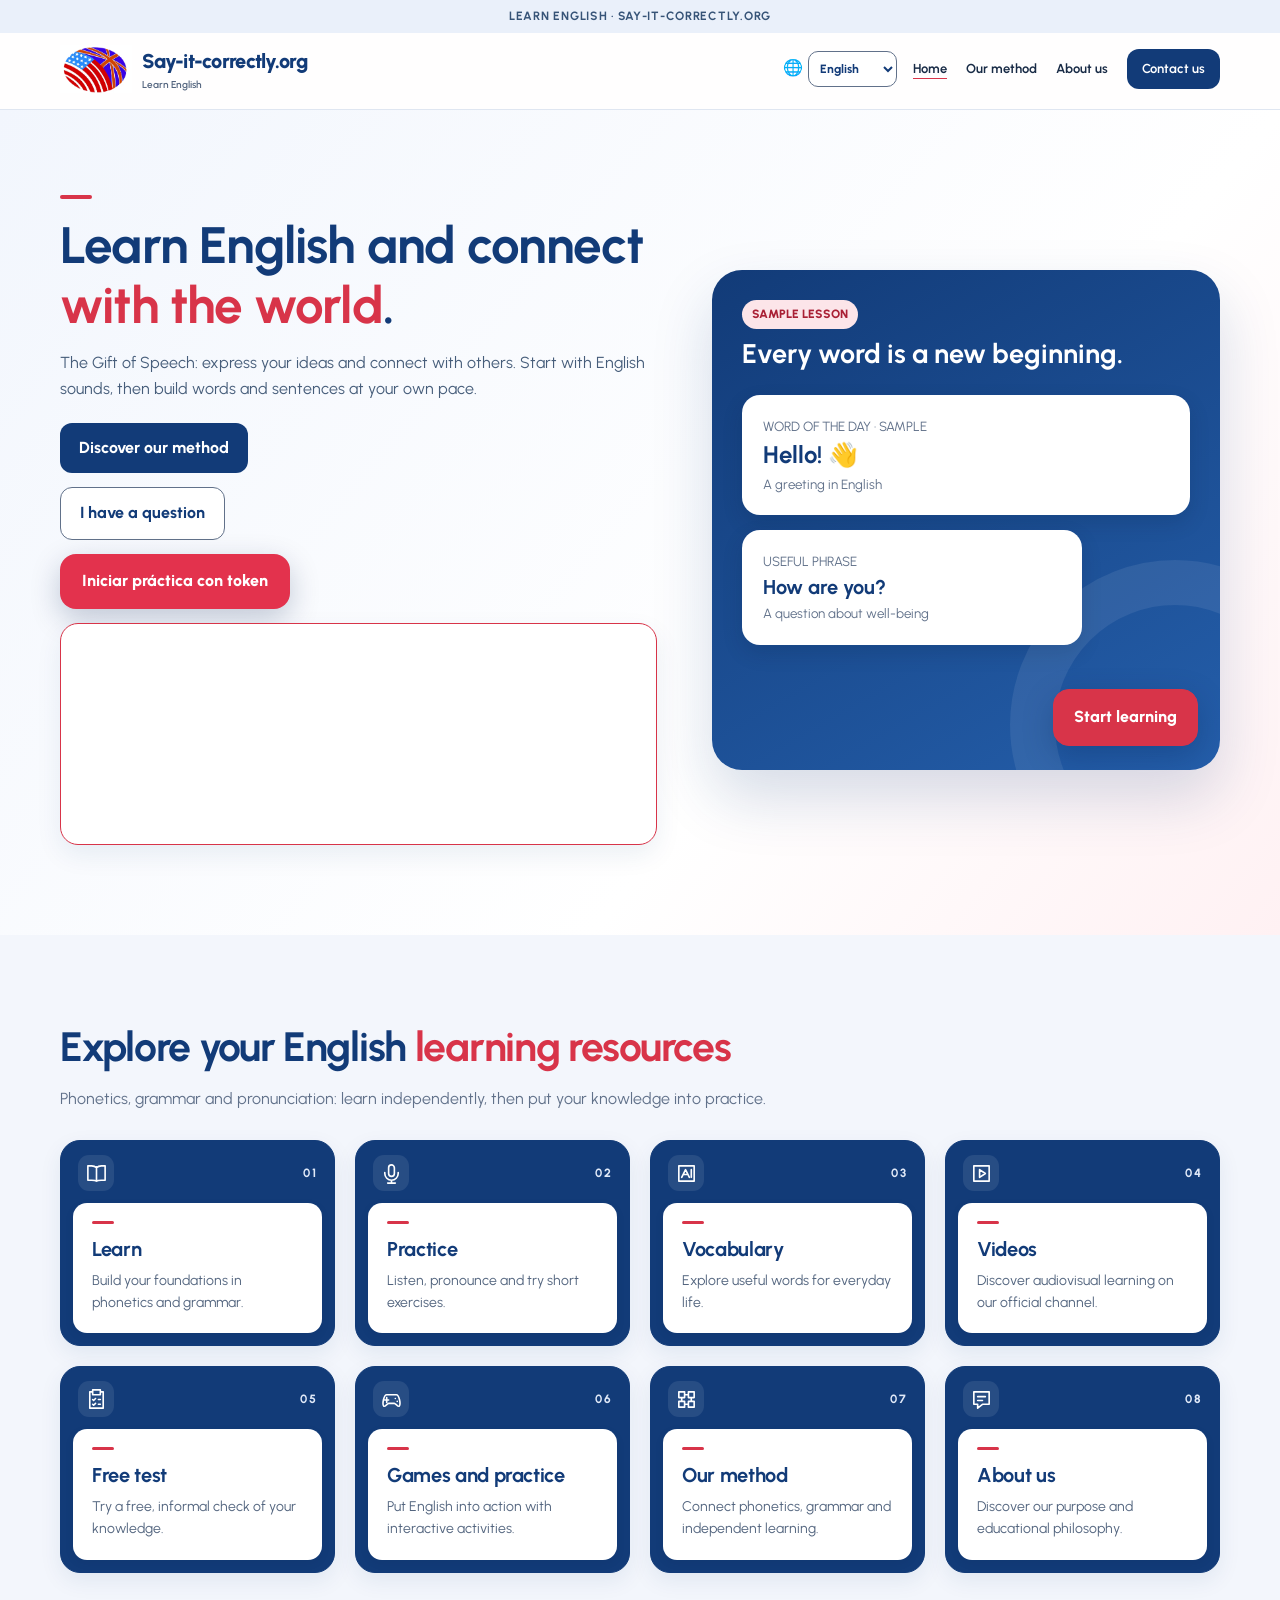
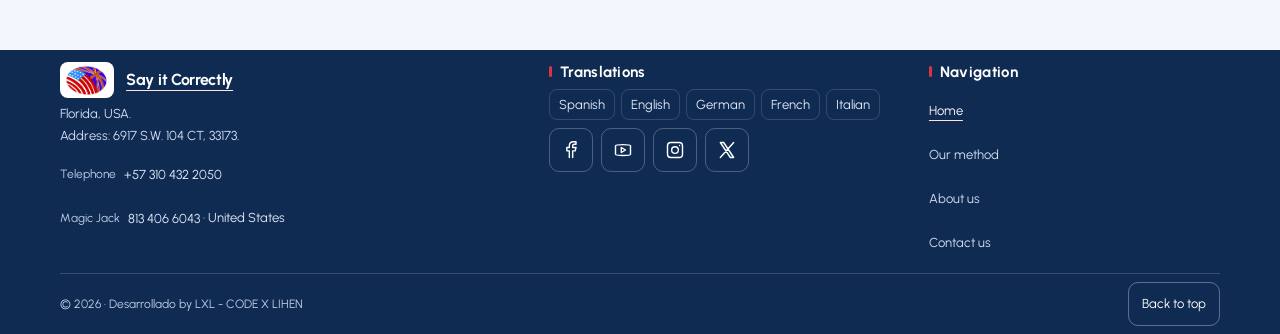
<file: index.html>
<!doctype html><html lang="es"><head><meta charset="utf-8"><meta name="viewport" content="width=device-width,initial-scale=1"><title>Say-it-correctly.org</title></head><body><p><a href="home/index.html">Say-it-correctly.org</a></p><script>const target=new URL("home/index.html",location.href);target.search=location.search;target.hash=location.hash;location.replace(target.href);</script></body></html>
</file>
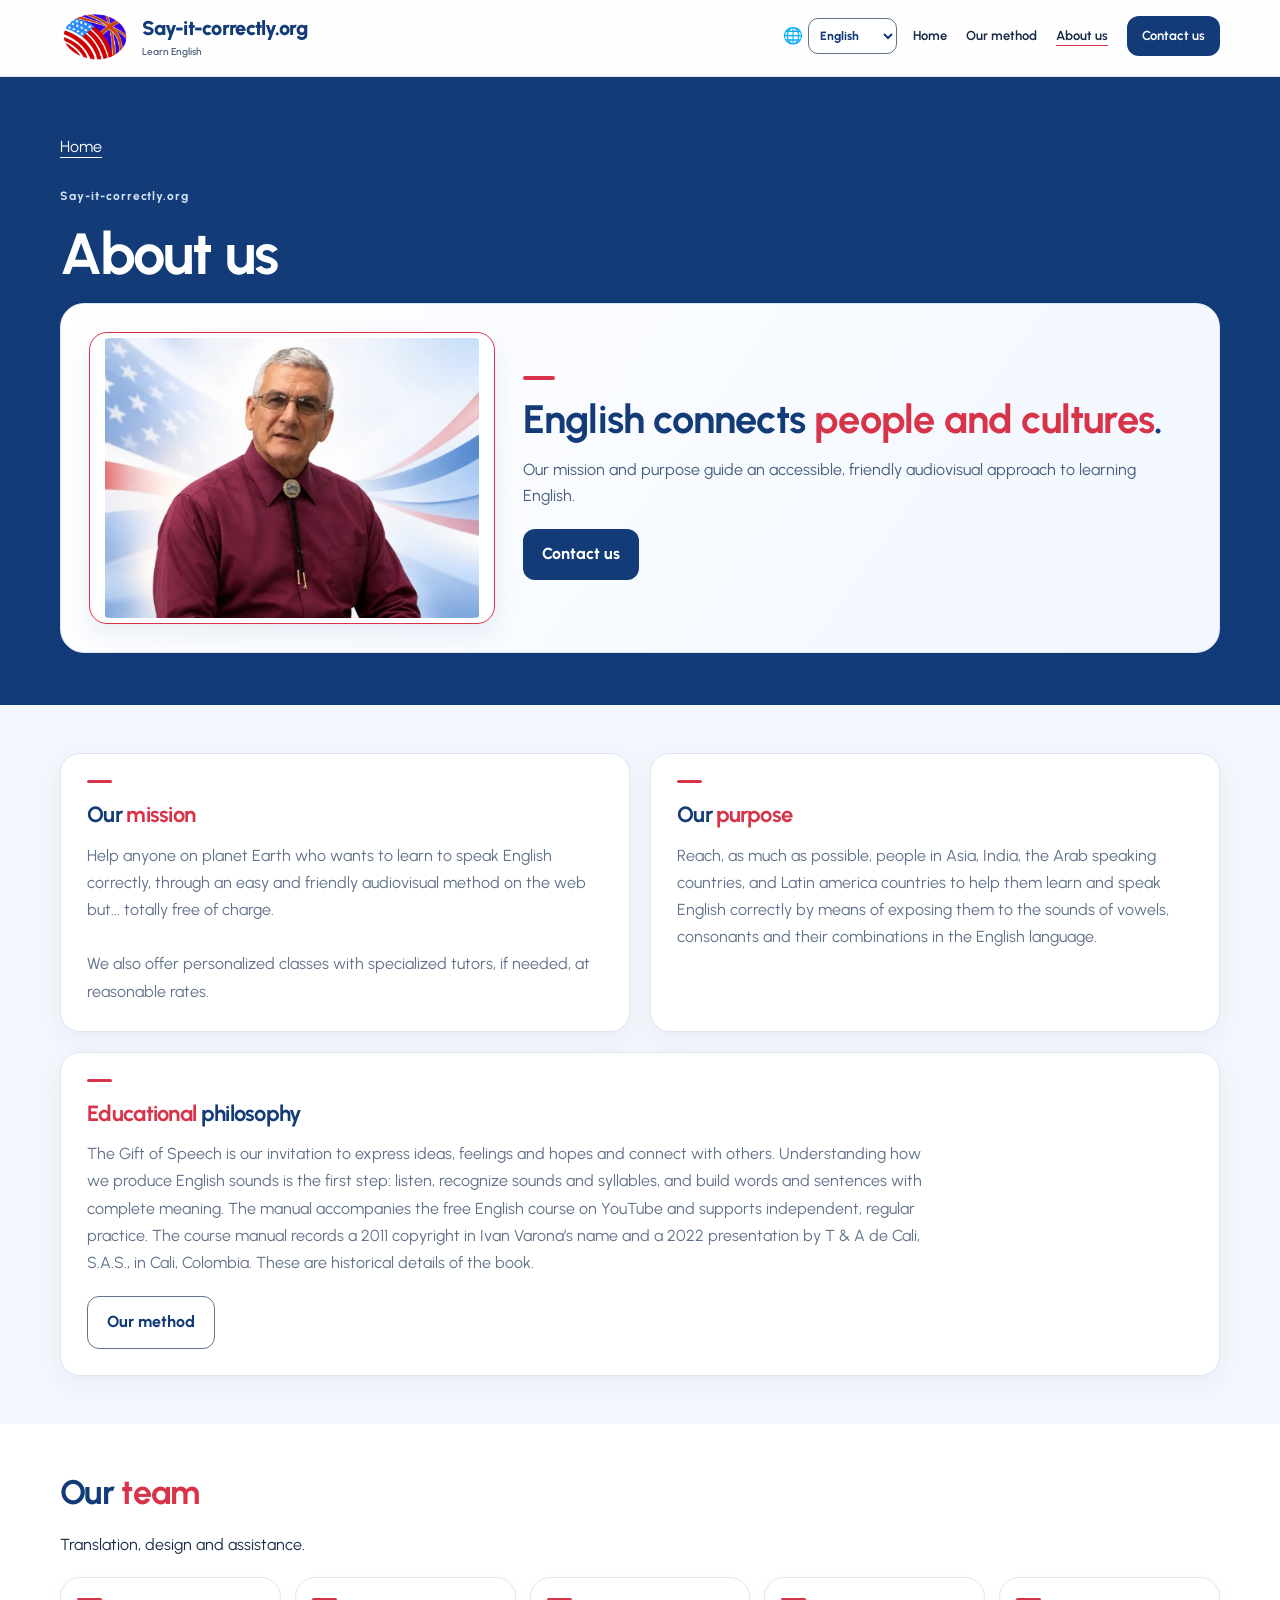
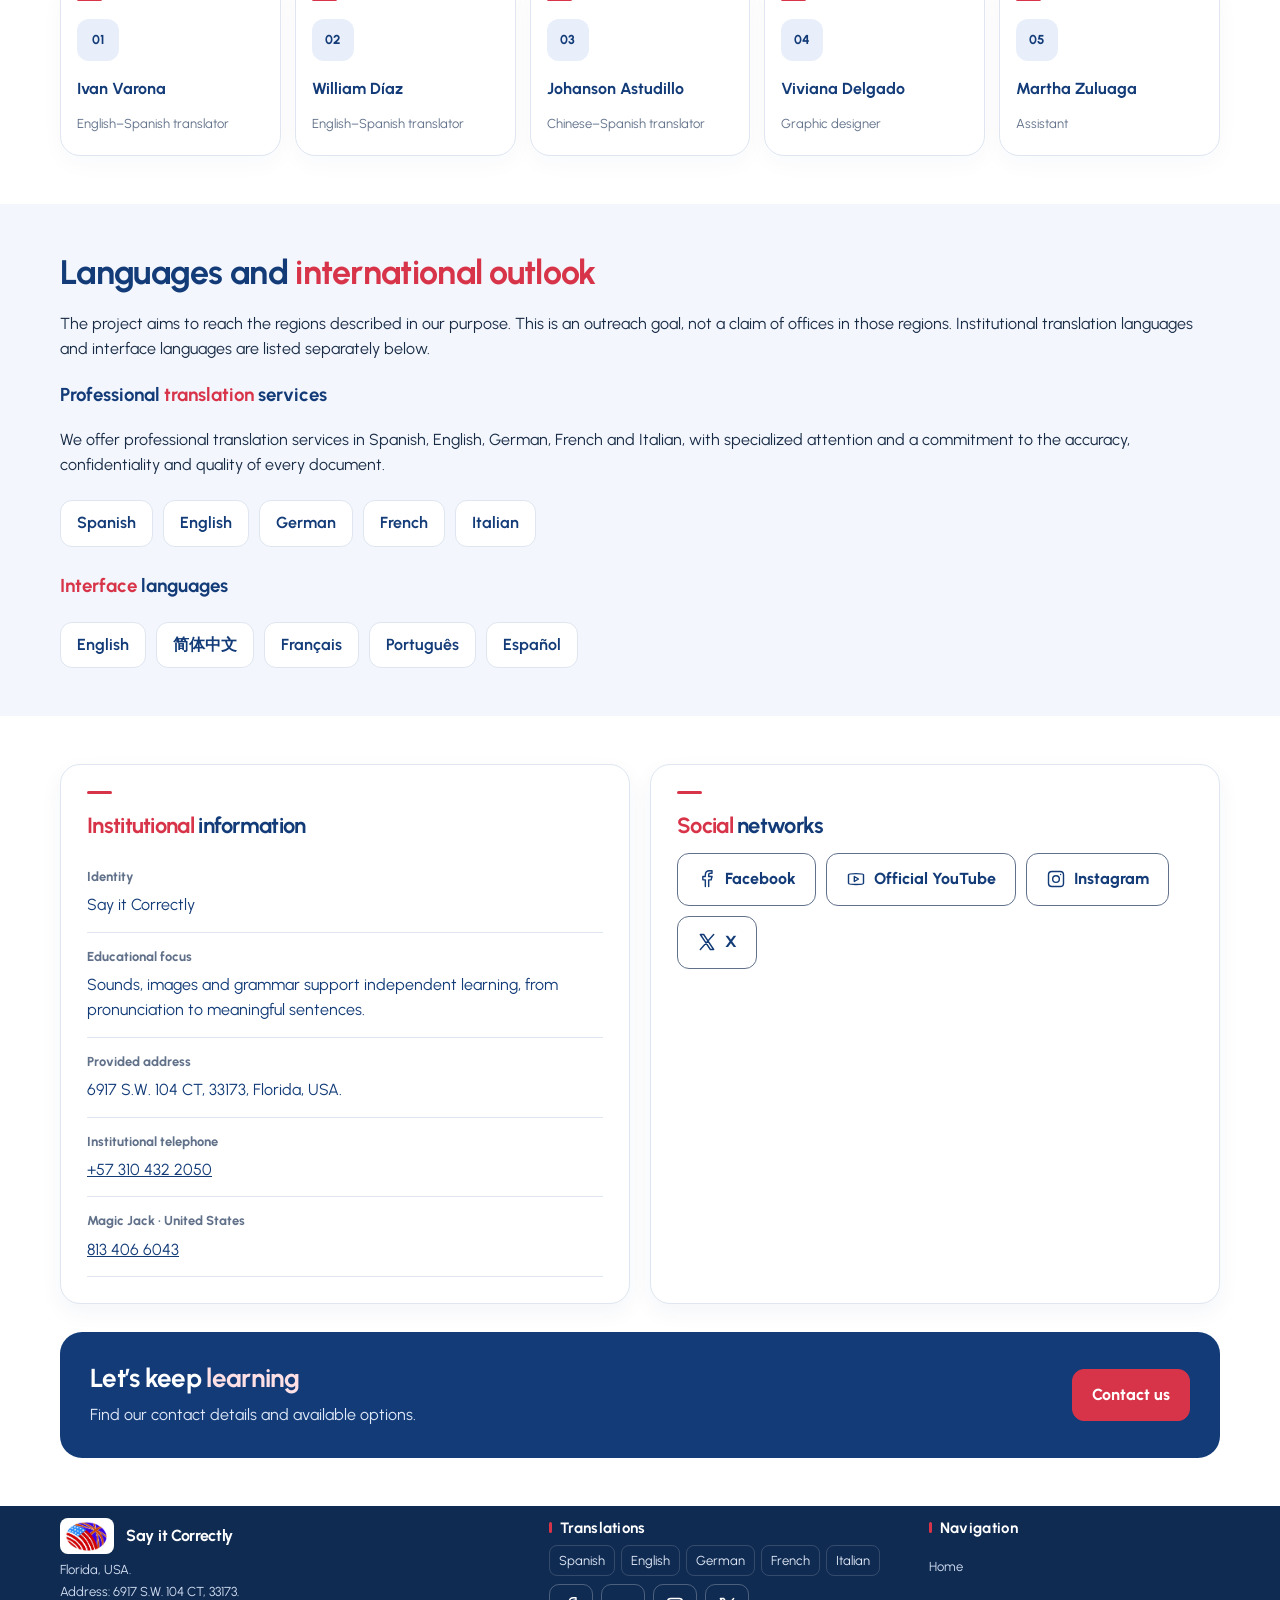
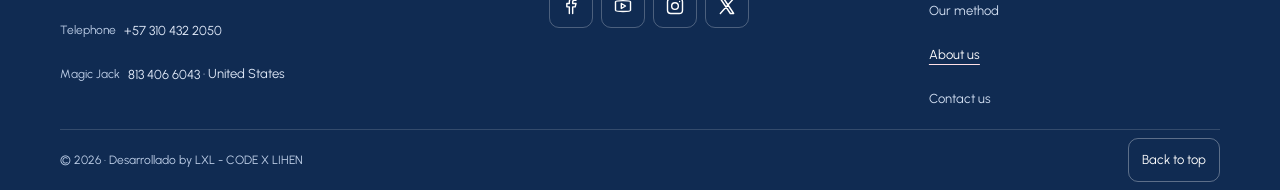
<file: about/index.html>
<!doctype html><html lang="en"><head><meta charset="utf-8"><meta name="viewport" content="width=device-width, initial-scale=1"><meta name="theme-color" content="#123b78"><title>Say-it-correctly.org</title><link rel="stylesheet" href="../home/css/site.css"><link rel="stylesheet" href="../shared/education.css"><link rel="stylesheet" href="../shared/official.css"><link rel="stylesheet" href="about.css"><link rel="stylesheet" href="../shared/institutional-banners.css"></head><body><header class="header"><nav class="wrap nav" aria-label="Navegación principal"><a class="brand" href="../home/index.html"><img class="official-logo" src="../shared/assets/logo-oficial-say-it-correctly.png" width="217" height="146" alt="Say-it-correctly.org" decoding="async"><span>Say-it-correctly.org<small>Aprende inglés</small></span></a><div class="locale-picker"><label for="home-language">🌐</label><select id="home-language" aria-label="Website language"><option value="en">English</option><option value="zh-CN">简体中文</option><option value="fr">Français</option><option value="pt">Português</option><option value="es">Español</option></select></div><button class="menu" id="menu" aria-expanded="false" aria-controls="links">☰ Menú</button><div class="links" id="links"><a href="../home/index.html">Inicio</a><a href="../method/index.html">Nuestro método</a><a href="../about/index.html">Nosotros</a><a class="btn navbtn" href="../contact/index.html#contact-form">Contáctanos</a></div></nav></header><main class="about-page"><section class="about-cover" data-institutional-banner="about"><div class="wrap"><a data-back-home href="../home/index.html">Inicio</a><span class="about-brandline">Say-it-correctly.org</span><h1 data-page-title>Nosotros</h1><div class="institutional-banner"><div class="institutional-banner-copy"><h2 data-banner-heading>El inglés conecta personas y culturas.</h2><p id="about-cover-description" data-banner-copy>Nuestra misión y propósito orientan un aprendizaje audiovisual del inglés accesible y amigable.</p><a class="btn primary" data-banner-cta href="../contact/index.html#contact-form">Contáctanos</a></div><div data-banner-media><picture style="display:contents"><source type="image/webp" style="display:none" srcset="../shared/assets/Sayitcorrectly.org-Nosotros-480.webp 480w, ../shared/assets/Sayitcorrectly.org-Nosotros-960.webp 960w, ../shared/assets/Sayitcorrectly.org-Nosotros-1440.webp 1440w" sizes="(max-width: 700px) calc(100vw - 100px), (max-width: 1000px) 36vw, 420px"><img class="institutional-banner-photo" src="../shared/assets/Sayitcorrectly.org-Nosotros.png" width="1448" height="1086" alt="Composición ilustrativa; no representa instalaciones ni equipo real." decoding="async" fetchpriority="high" style="aspect-ratio:1448/1086"></picture></div></div></div></section><section class="about-section soft" id="about-institution"><div class="wrap"><div class="about-pair"><article class="about-card"><h2 id="about-mission-title">Nuestra misión</h2><p id="about-mission">Ayudar a cualquier persona del planeta Tierra que quiera aprender a hablar inglés correctamente, mediante un método audiovisual fácil y amigable en la web, pero... totalmente gratuito.

También ofrecemos clases personalizadas con tutores especializados, si se necesitan, a precios razonables.</p></article><article class="about-card"><h2 id="about-purpose-title">Nuestro propósito</h2><p id="about-purpose">Llegar, en la medida de lo posible, a las personas de Asia, India, los países de habla árabe y los países de América Latina para ayudarlas a aprender y hablar inglés correctamente, exponiéndolas a los sonidos de las vocales, las consonantes y sus combinaciones en la lengua inglesa.</p></article></div><article class="about-card about-philosophy"><h2 id="about-philosophy-title">Filosofía educativa</h2><p id="about-philosophy">Nuestro enfoque combina fonética, gramática y comparación inglés-español con actividades visuales y prácticas.</p><a class="btn secondary" id="about-method-link" href="../method/index.html">Nuestro método</a></article></div></section><section class="about-section"><div class="wrap"><h2 id="about-team-title">Nuestro equipo</h2><p id="about-team-note">Traducción, diseño y asistencia.</p><ul class="about-team" aria-labelledby="about-team-title"><li class="about-card"><span class="about-person" aria-hidden="true">01</span><h3 class="about-person-name">Ivan Varona</h3><p class="about-person-role" id="about-role-ivan">Traductor inglés-español</p></li><li class="about-card"><span class="about-person" aria-hidden="true">02</span><h3 class="about-person-name">William Díaz</h3><p class="about-person-role" id="about-role-william">Traductor inglés-español</p></li><li class="about-card"><span class="about-person" aria-hidden="true">03</span><h3 class="about-person-name">Johanson Astudillo</h3><p class="about-person-role" id="about-role-johanson">Traductor chino-español</p></li><li class="about-card"><span class="about-person" aria-hidden="true">04</span><h3 class="about-person-name">Viviana Delgado</h3><p class="about-person-role" id="about-role-viviana">Diseñadora gráfica</p></li><li class="about-card"><span class="about-person" aria-hidden="true">05</span><h3 class="about-person-name">Martha Zuluaga</h3><p class="about-person-role" id="about-role-martha">Asistente</p></li></ul></div></section><section class="about-section soft"><div class="wrap"><h2 id="about-reach-title">Idiomas y vocación internacional</h2><p id="about-reach">El proyecto busca llegar a las regiones descritas en nuestro propósito. Es una intención de alcance, no una afirmación de sedes en esas regiones. Los idiomas de traducción institucional y los de interfaz se presentan por separado a continuación.</p><h3 id="about-translation-title">Servicios profesionales de traducción</h3><p id="about-translation-description">Ofrecemos servicios profesionales de traducción en español, inglés, alemán, francés e italiano, con atención especializada y compromiso con la precisión, la confidencialidad y la calidad de cada documento.</p><ul class="about-languages" aria-labelledby="about-translation-title"><li id="about-translation-es">Español</li><li id="about-translation-en">Inglés</li><li id="about-translation-de">Alemán</li><li id="about-translation-fr">Francés</li><li id="about-translation-it">Italiano</li></ul><h3 id="about-interface-title">Idiomas de interfaz</h3><ul class="about-languages" aria-labelledby="about-interface-title"><li lang="en">English</li><li lang="zh-CN">简体中文</li><li lang="fr">Français</li><li lang="pt">Português</li><li lang="es">Español</li></ul></div></section><section class="about-section"><div class="wrap"><div class="about-pair"><article class="about-card"><h2 id="about-information-title">Información institucional</h2><dl class="about-details"><div><dt id="about-brand-label">Identidad</dt><dd>Say it Correctly</dd></div><div><dt id="about-focus-label">Enfoque educativo</dt><dd id="about-focus">Fonética, gramática y comparación inglés-español.</dd></div><div><dt id="about-address-label">Dirección proporcionada</dt><dd>6917 S.W. 104 CT, 33173, Florida, USA.</dd></div><div><dt id="about-phone-label">Teléfono institucional</dt><dd><a href="tel:+573104322050">+57 310 432 2050</a></dd></div><div><dt id="about-magic-label">Magic Jack · Estados Unidos</dt><dd><a href="tel:+18134066043">813 406 6043</a></dd></div></dl></article><article class="about-card"><h2 id="about-social-title">Redes sociales</h2><div class="about-social-links"><a class="btn secondary" href="https://www.facebook.com/sayitcorrectly/" target="_blank" rel="noopener noreferrer"><svg width="20" height="20" viewBox="0 0 24 24" fill="none" stroke="currentColor" stroke-width="1.7" stroke-linecap="round" stroke-linejoin="round" aria-hidden="true" focusable="false"><path d="M14 21v-8h3l1-4h-4V7c0-1 1-2 2-2h2V2h-3c-3 0-5 2-5 5v2H7v4h3v8"></path></svg><span id="about-facebook">Facebook</span></a><a class="btn secondary" href="https://www.youtube.com/channel/UCiMPTJ-R4Ht3DwohQhuKg0g" target="_blank" rel="noopener noreferrer"><svg width="20" height="20" viewBox="0 0 24 24" fill="none" stroke="currentColor" stroke-width="1.7" stroke-linecap="round" stroke-linejoin="round" aria-hidden="true" focusable="false"><path d="M21 7v10c0 2-18 2-18 0V7c0-2 18-2 18 0ZM10 9l5 3-5 3Z"></path></svg><span id="about-youtube">YouTube oficial</span></a><a class="btn secondary" href="https://www.instagram.com/sayitcorrectly/" target="_blank" rel="noopener noreferrer"><svg width="20" height="20" viewBox="0 0 24 24" fill="none" stroke="currentColor" stroke-width="1.7" stroke-linecap="round" stroke-linejoin="round" aria-hidden="true" focusable="false"><path d="M7 3h10a4 4 0 0 1 4 4v10a4 4 0 0 1-4 4H7a4 4 0 0 1-4-4V7a4 4 0 0 1 4-4ZM16 12a4 4 0 1 1-8 0 4 4 0 0 1 8 0ZM17.5 6.5h.01"></path></svg><span id="about-instagram">Instagram</span></a><a class="btn secondary" href="https://twitter.com/SayItCorrectly1" target="_blank" rel="noopener noreferrer"><svg width="20" height="20" viewBox="0 0 24 24" fill="none" stroke="currentColor" stroke-width="1.7" stroke-linecap="round" stroke-linejoin="round" aria-hidden="true" focusable="false"><path d="M4 3h4l12 18h-4ZM20 3 4 21"></path></svg><span id="about-x">X</span></a></div></article></div><div class="about-close"><div><h2 id="about-close-title">Sigamos aprendiendo</h2><p id="about-close-description">Consulta nuestros datos de contacto y las opciones disponibles.</p></div><a class="btn primary" id="about-contact-link" href="../contact/index.html#contact-form">Contáctanos</a></div></div></section></main><footer class="footer"><div class="wrap"><div><strong>Say-it-correctly.org</strong><div class="tiny" style="color:#d2dff2">Aprende y practica inglés.</div></div><div><a href="../home/index.html">Volver al inicio</a> · <a href="https://www.youtube.com/channel/UCiMPTJ-R4Ht3DwohQhuKg0g" target="_blank" rel="noopener noreferrer">YouTube oficial</a></div></div></footer><script src="../shared/js/i18n.js"></script><script src="../home/js/home-texts.js"></script><script src="../shared/official-content.js"></script><script src="../shared/js/routes.js"></script><script src="../home/js/main.js"></script><script src="../shared/platform.js"></script><script src="../shared/js/page-shell.js"></script><script src="../shared/institutional-banners.js"></script></body></html>
</file>
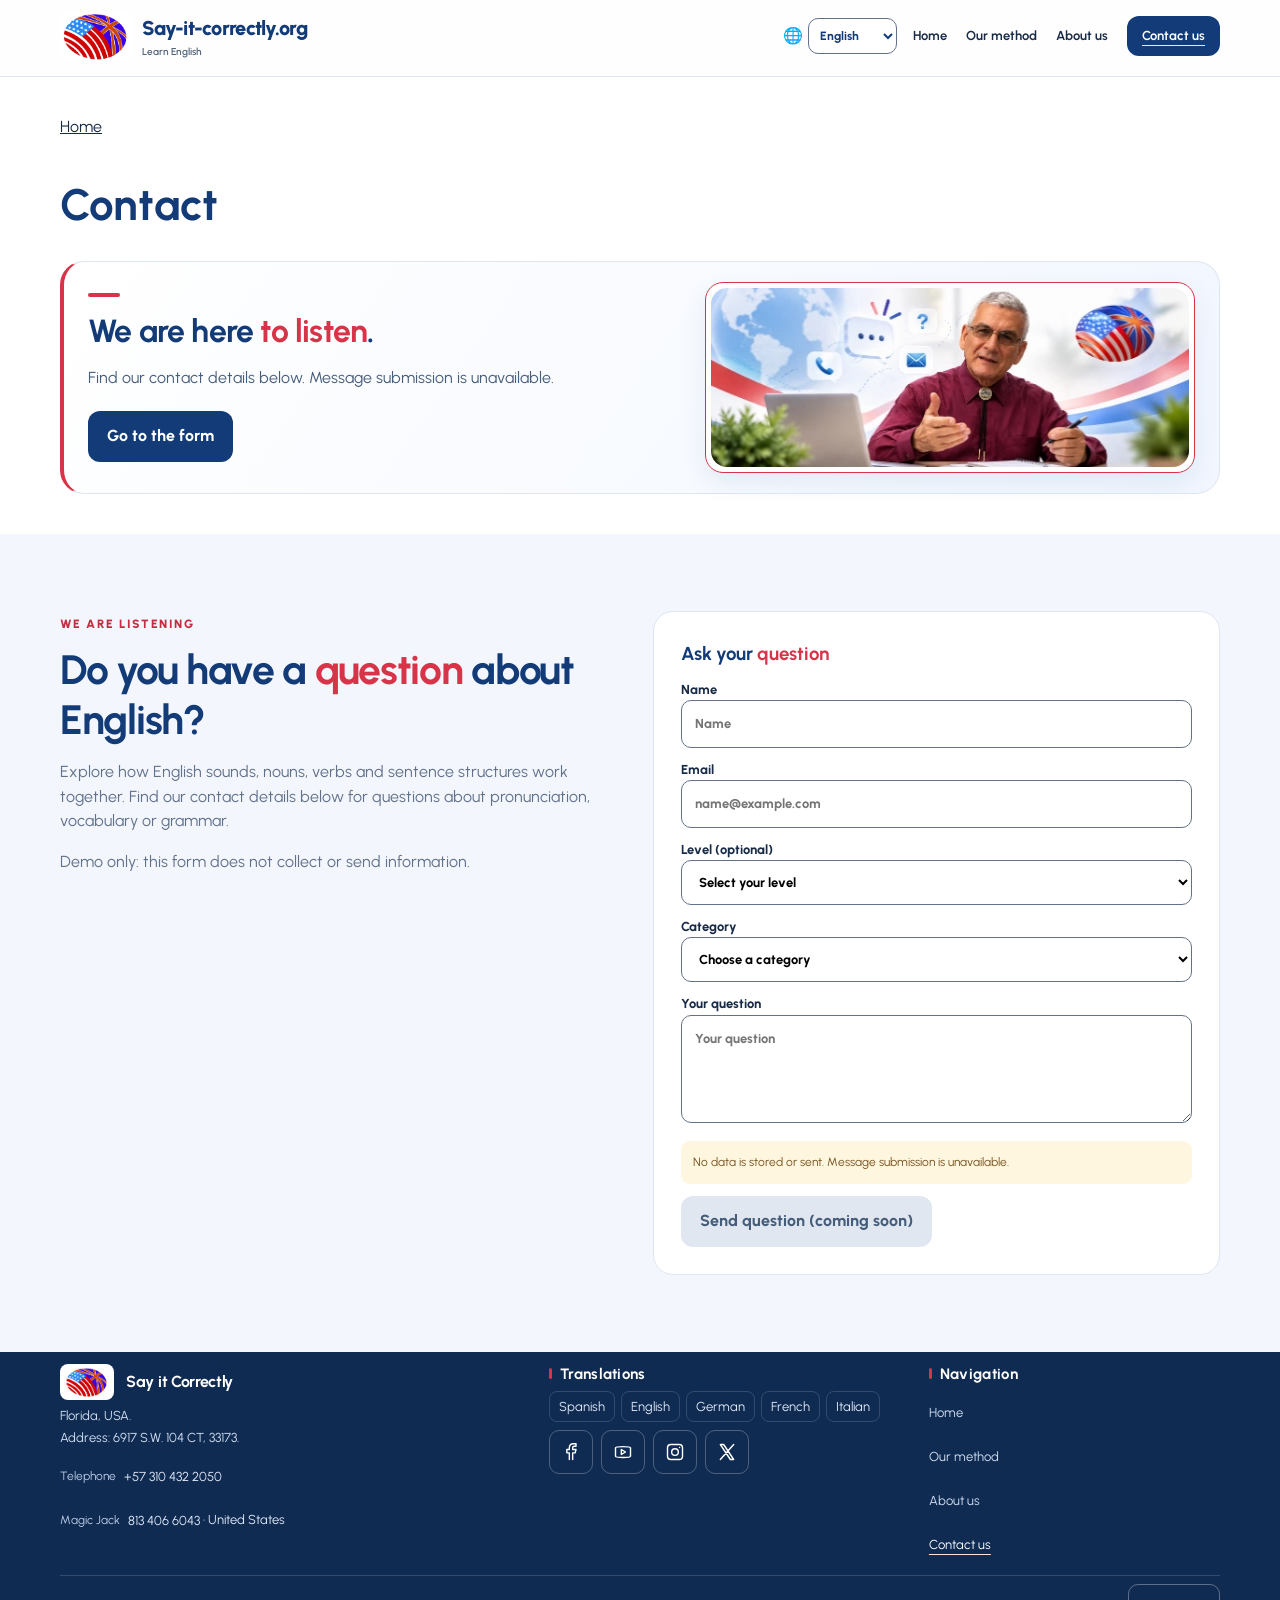
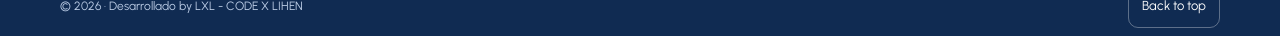
<file: contact/index.html>
<!doctype html><html lang="en"><head><meta charset="utf-8"><meta name="viewport" content="width=device-width, initial-scale=1"><meta name="theme-color" content="#123b78"><title>Say-it-correctly.org</title><link rel="stylesheet" href="../home/css/site.css"><link rel="stylesheet" href="../shared/education.css"><link rel="stylesheet" href="../shared/official.css"><link rel="stylesheet" href="../shared/institutional-banners.css"><link rel="stylesheet" href="../shared/commercial.css"></head><body><header class="header"><nav class="wrap nav" aria-label="Navegación principal"><a class="brand" href="../home/index.html"><img class="official-logo" src="../shared/assets/logo-oficial-say-it-correctly.png" width="217" height="146" alt="Say-it-correctly.org" decoding="async"><span>Say-it-correctly.org<small>Aprende inglés</small></span></a><div class="locale-picker"><label for="home-language">🌐</label><select id="home-language" aria-label="Website language"><option value="en">English</option><option value="zh-CN">简体中文</option><option value="fr">Français</option><option value="pt">Português</option><option value="es">Español</option></select></div><button class="menu" id="menu" aria-expanded="false" aria-controls="links">☰ Menú</button><div class="links" id="links"><a href="../home/index.html">Inicio</a><a href="../method/index.html">Nuestro método</a><a href="../about/index.html">Nosotros</a><a class="btn navbtn" href="../contact/index.html#contact-form">Contáctanos</a></div></nav></header><main><div class="wrap page-heading" data-institutional-banner="contact"><a data-back-home href="../home/index.html">Home</a><h1 data-page-title>contact</h1><div class="institutional-banner"><div class="institutional-banner-copy"><h2 data-banner-heading>Estamos para escucharte.</h2><p data-banner-copy>Consulta abajo nuestros datos de contacto. El envío de mensajes no está disponible.</p><a class="btn primary" data-banner-cta href="#contact-form">Ir al formulario</a></div><div data-banner-media><picture style="display:contents"><source type="image/webp" style="display:none" srcset="../shared/assets/Sayitcorrectly.org-Contactamos-480.webp 480w, ../shared/assets/Sayitcorrectly.org-Contactamos-960.webp 960w, ../shared/assets/Sayitcorrectly.org-Contactamos-1440.webp 1440w" sizes="(max-width: 700px) calc(100vw - 100px), (max-width: 1000px) 40vw, 460px"><img class="institutional-banner-photo" src="../shared/assets/Sayitcorrectly.org-Contactamos.png" width="2054" height="766" alt="Composición ilustrativa; no representa instalaciones ni equipo real." decoding="async" fetchpriority="high" style="aspect-ratio:2054/766"></picture></div></div></div><section class="section soft" id="preguntas"><div class="wrap demo"><div><span class="kicker">Estamos para escucharte</span><h2>¿Tienes alguna pregunta sobre inglés?</h2><p>Esta sección será un espacio para compartir dudas sobre gramática, vocabulario, pronunciación y otros temas.</p><p><strong>Nota:</strong> el formulario es únicamente una vista previa. No recoge ni envía información hasta aprobar una solución segura para recibir consultas.</p></div><div class="panel" id="contact-form" tabindex="-1"><h3>Envíanos tu duda</h3><form class="form" id="question-form"><label>Nombre<input placeholder="Tu nombre" autocomplete="name" required></label><label>Correo electrónico<input type="email" placeholder="nombre@ejemplo.com" autocomplete="email" required></label><label>Nivel (opcional)<select><option value="">Selecciona tu nivel</option><option>A1</option><option>A2</option><option>B1</option><option>B2</option><option>C1</option><option>C2</option><option>No lo sé</option></select></label><label>Categoría<select required><option value="">Selecciona una categoría</option><option>Gramática</option><option>Pronunciación</option><option>Vocabulario</option><option>Otro</option></select></label><label>Tu pregunta<textarea rows="4" placeholder="Escribe aquí tu pregunta..." required></textarea></label><div class="note" role="note">Demostración visual: no se almacenan ni se envían datos. El botón de envío permanece desactivado.</div><button class="btn primary" disabled type="button" title="Disponible en una fase posterior">Enviar pregunta (próximamente)</button></form></div></div></section></main><footer class="footer"><div class="wrap"><div><strong>Say-it-correctly.org</strong><div class="tiny" style="color:#d2dff2">Aprende y practica inglés.</div></div><div><a href="../home/index.html">Volver al inicio</a> · <a href="https://www.youtube.com/channel/UCiMPTJ-R4Ht3DwohQhuKg0g" target="_blank" rel="noopener noreferrer">YouTube oficial</a></div></div></footer><script src="../shared/js/i18n.js"></script><script src="../home/js/home-texts.js"></script><script src="../shared/official-content.js"></script><script src="../shared/js/routes.js"></script><script src="../home/js/main.js"></script><script src="../shared/platform.js"></script><script src="../shared/js/page-shell.js"></script><script src="../shared/institutional-banners.js"></script><script src="../shared/js/commercial-config.js"></script><script src="../shared/js/commercial-client.js"></script></body></html>
</file>
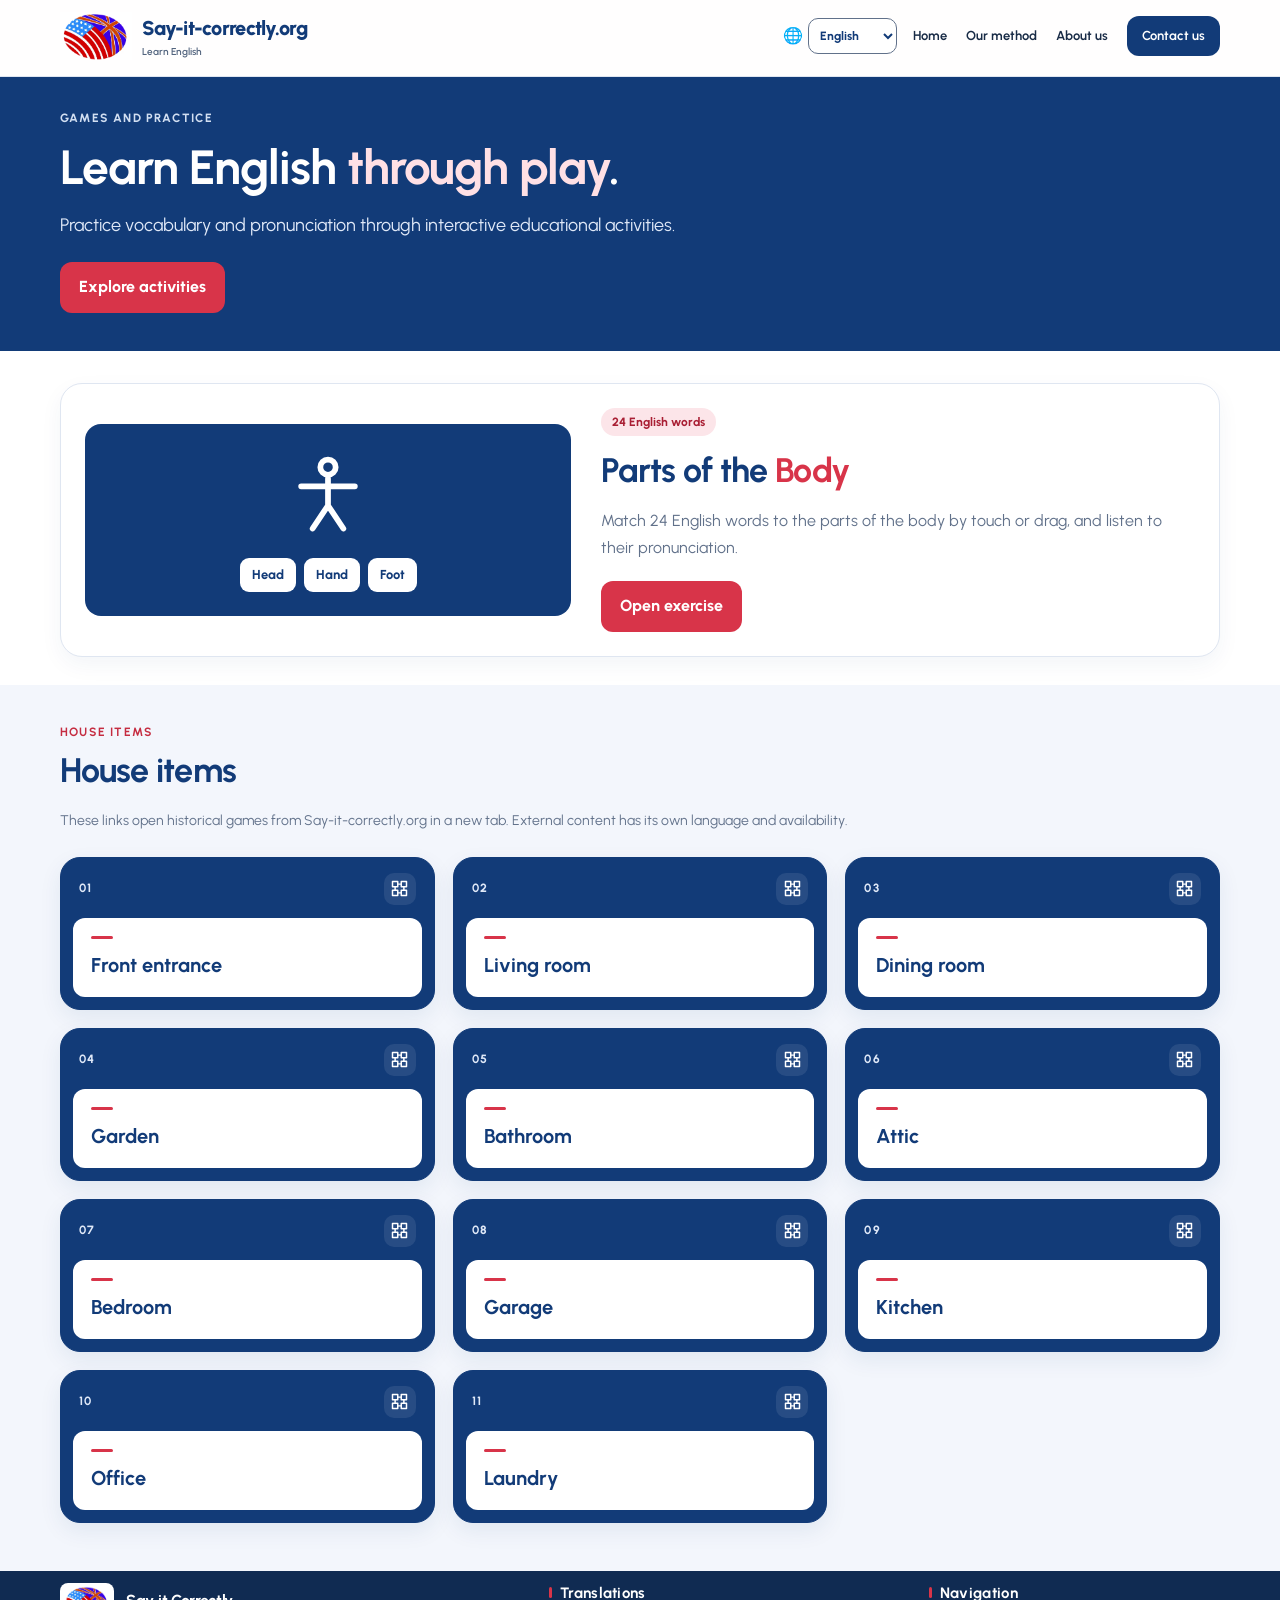
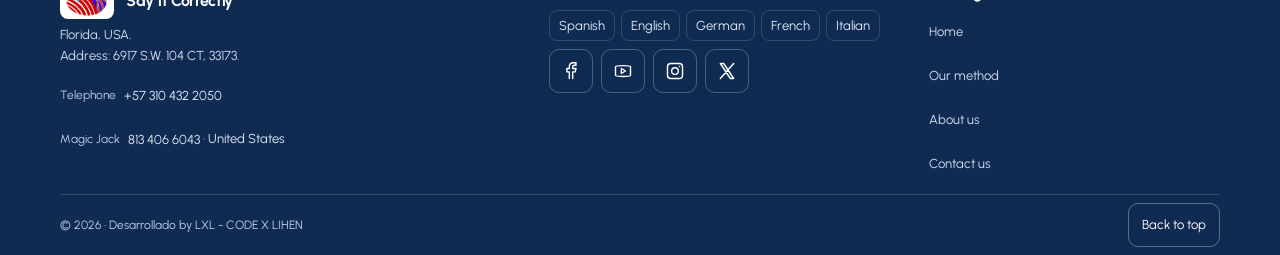
<file: games/index.html>
<!doctype html><html lang="en"><head><meta charset="utf-8"><meta name="viewport" content="width=device-width, initial-scale=1"><meta name="theme-color" content="#123b78"><title>Say-it-correctly.org</title><link rel="stylesheet" href="../home/css/site.css"><link rel="stylesheet" href="../shared/education.css"><link rel="stylesheet" href="../shared/official.css"><link rel="stylesheet" href="games.css"><link rel="stylesheet" href="games-top.css"></head><body><header class="header"><nav class="wrap nav" aria-label="Navegación principal"><a class="brand" href="../home/index.html"><img class="official-logo" src="../shared/assets/logo-oficial-say-it-correctly.png" width="217" height="146" alt="Say-it-correctly.org" decoding="async"><span>Say-it-correctly.org<small>Aprende inglés</small></span></a><div class="locale-picker"><label for="home-language">🌐</label><select id="home-language" aria-label="Website language"><option value="en">English</option><option value="zh-CN">简体中文</option><option value="fr">Français</option><option value="pt">Português</option><option value="es">Español</option></select></div><button class="menu" id="menu" aria-expanded="false" aria-controls="links">☰ Menú</button><div class="links" id="links"><a href="../home/index.html">Inicio</a><a href="../method/index.html">Nuestro método</a><a href="../about/index.html">Nosotros</a><a class="btn navbtn" href="../contact/index.html#contact-form">Contáctanos</a></div></nav></header><main class="games-page"><section class="games-hero"><div class="wrap"><span class="games-hero-label" id="games-hero-label">JUEGOS Y PRÁCTICA</span><h1 id="games-hero-title">Aprende inglés jugando.</h1><p id="games-hero-description">Practica vocabulario y pronunciación mediante actividades educativas interactivas.</p><a class="btn primary" id="games-explore" href="#house-catalog">Explorar actividades</a></div></section><section class="games-featured" id="games-hub" aria-labelledby="games-body-title"><div class="wrap"><h2 id="games-body-title" lang="en">Parts of the Body</h2><p>Relaciona 24 palabras en inglés con las partes del cuerpo tocando o arrastrando y escucha su pronunciación.</p><a class="btn primary" href="../practice/parts-of-body/index.html">Abrir ejercicio</a></div></section><section class="house-section soft" id="house-catalog" aria-labelledby="house-heading"><div class="wrap"><h2 class="house-heading" id="house-heading"><span lang="en">HOUSE ITEMS</span><span>Artículos de la casa</span></h2></div></section></main><footer class="footer"><div class="wrap"><div><strong>Say-it-correctly.org</strong><div class="tiny" style="color:#d2dff2">Aprende y practica inglés.</div></div><div><a href="../home/index.html">Volver al inicio</a> · <a href="https://www.youtube.com/channel/UCiMPTJ-R4Ht3DwohQhuKg0g" target="_blank" rel="noopener noreferrer">YouTube oficial</a></div></div></footer><script src="../shared/js/i18n.js"></script><script src="../home/js/home-texts.js"></script><script src="../shared/official-content.js"></script><script src="../shared/js/routes.js"></script><script src="../home/js/main.js"></script><script src="../shared/platform.js"></script><script src="../shared/js/page-shell.js"></script><script src="games.js"></script><script src="games-top.js"></script></body></html>
</file>
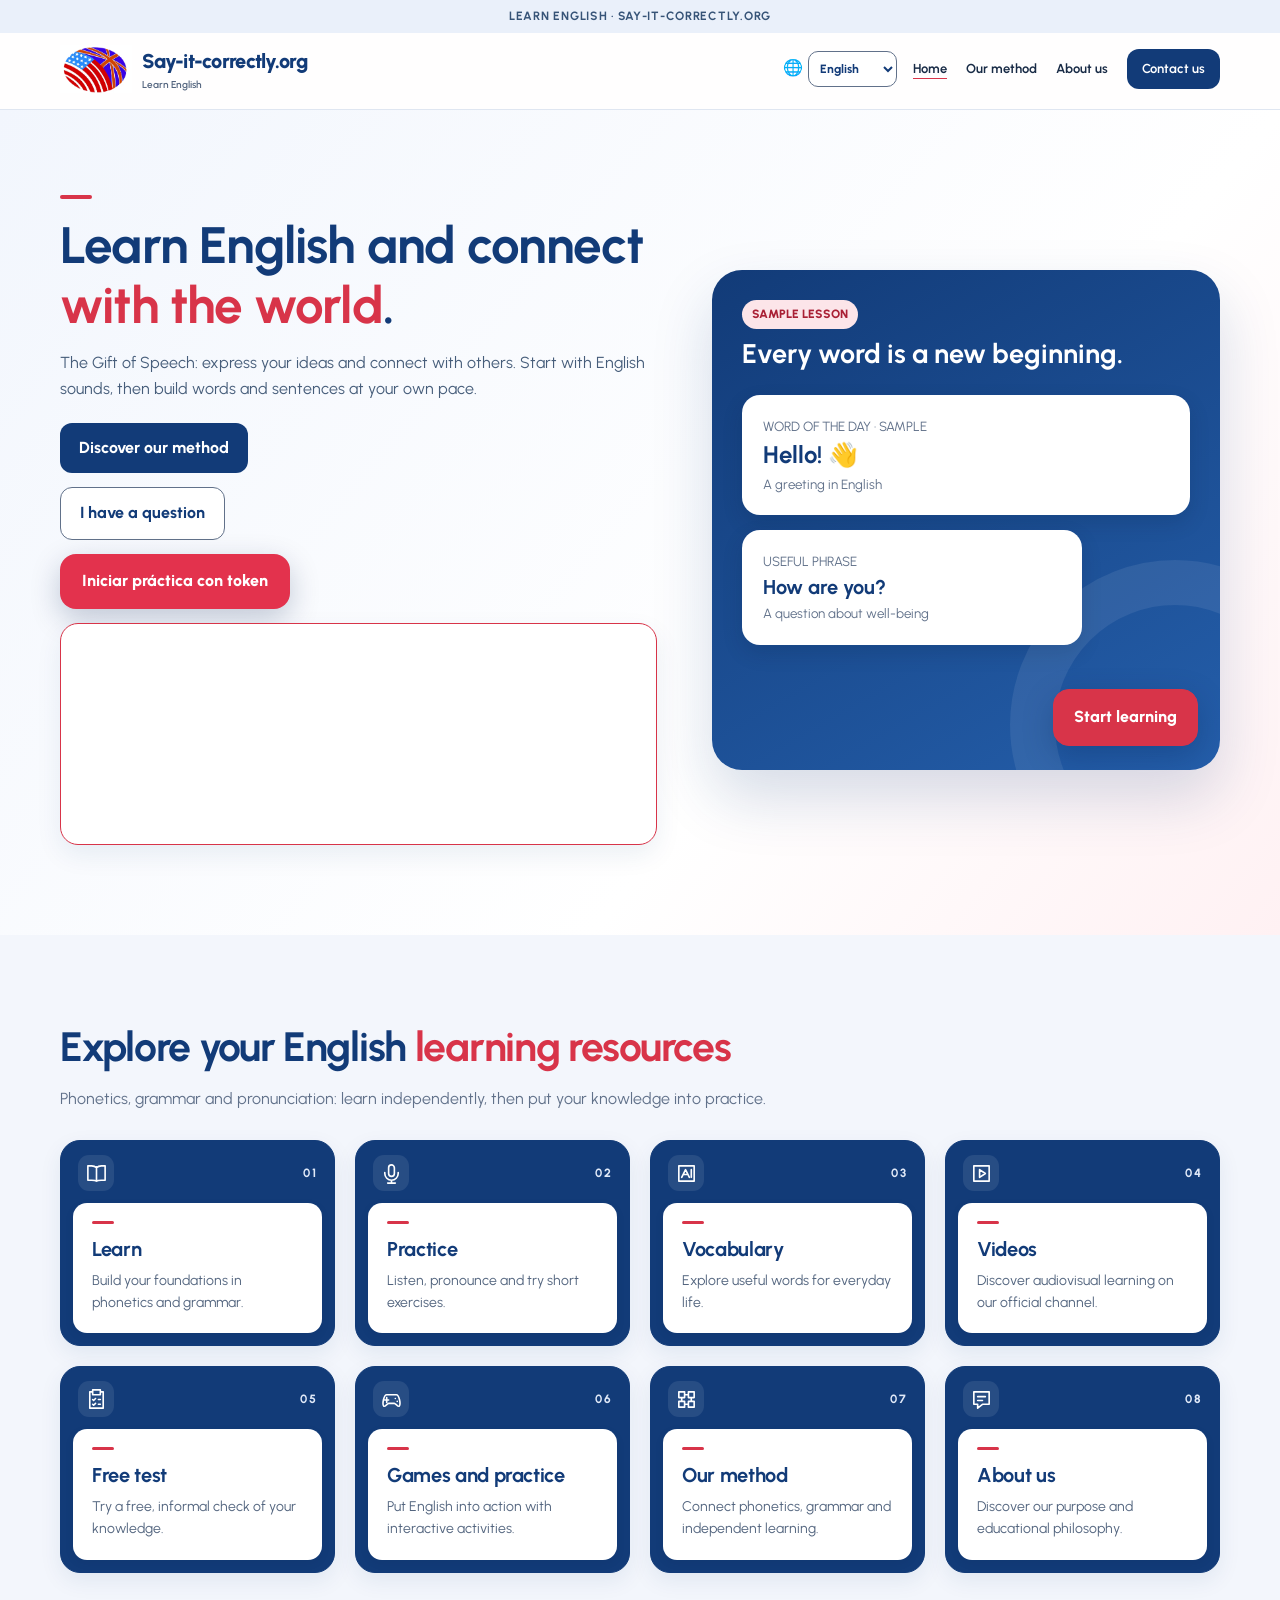
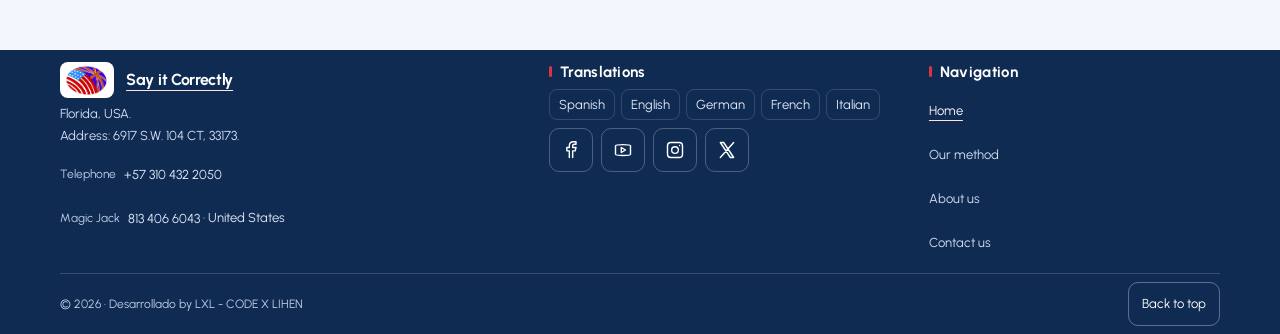
<file: home/index.html>
<!doctype html><html lang="es"><head><meta charset="utf-8"><meta name="viewport" content="width=device-width, initial-scale=1"><meta name="theme-color" content="#123b78"><title>Say-it-correctly.org</title><link rel="stylesheet" href="css/site.css"><link rel="stylesheet" href="css/resources.css"><link rel="stylesheet" href="../shared/education.css"><link rel="stylesheet" href="../shared/official.css"><link rel="stylesheet" href="../shared/institutional-banners.css"><link rel="stylesheet" href="../shared/sic-token-quick.css"></head><body><div class="top">APRENDE INGLÉS · SAY-IT-CORRECTLY.ORG</div><header class="header"><nav class="wrap nav" aria-label="Navegación principal"><a class="brand" href="#inicio"><img class="official-logo" src="../shared/assets/logo-oficial-say-it-correctly.png" width="217" height="146" alt="Say-it-correctly.org" decoding="async"><span>Say-it-correctly.org<small>Aprende inglés</small></span></a><div class="locale-picker"><label for="home-language">🌐</label><select id="home-language" aria-label="Website language"><option value="en">English</option><option value="zh-CN">简体中文</option><option value="fr">Français</option><option value="pt">Português</option><option value="es">Español</option></select></div><button class="menu" id="menu" aria-expanded="false" aria-controls="links">☰ Menú</button><div class="links" id="links"><a href="../home/index.html">Inicio</a><a href="../method/index.html">Nuestro método</a><a href="../about/index.html">Nosotros</a><a class="btn navbtn" href="../contact/index.html#contact-form">Contáctanos</a></div></nav></header><main><section class="hero" id="inicio" data-institutional-banner="home"><div class="wrap hero-grid"><div class="institutional-banner"><div class="institutional-banner-copy"><h1 data-banner-heading>Aprende inglés y conecta con el mundo.</h1><p data-banner-copy>Explora la fonética, la gramática y el aprendizaje audiovisual, paso a paso.</p><a class="btn primary" data-banner-cta href="../method/index.html">Conocer nuestro método</a><div class="actions"><a class="btn secondary" href="../contact/index.html">Tengo una pregunta</a></div><div class="sic-token-quick"><a class="sic-token-quick__button" href="../practice/parts-of-body/index.html?lang=es#sic-token" aria-label="Iniciar práctica con token; se verificará tu identidad">Iniciar práctica con token</a></div></div><div data-banner-media><picture style="display:contents"><source type="image/webp" style="display:none" srcset="../shared/assets/Sayitcorrectly.org-Inicio-480.webp 480w, ../shared/assets/Sayitcorrectly.org-Inicio-960.webp 960w, ../shared/assets/Sayitcorrectly.org-Inicio-1440.webp 1440w" sizes="(max-width: 900px) calc(100vw - 64px), 520px"><img class="institutional-banner-photo" src="../shared/assets/Sayitcorrectly.org-Inicio.png" width="2048" height="768" alt="Composición ilustrativa; no representa instalaciones ni equipo real." decoding="async" fetchpriority="high" style="aspect-ratio:2048/768"></picture></div></div><div class="illustration" aria-label="Ilustración conceptual de una lección de inglés"><span class="pill">LECCIÓN DE EJEMPLO</span><h2>Every word is a new beginning.</h2><div class="word"><small>PALABRA DEL DÍA · EJEMPLO</small><b>Hello! 👋</b><small>Hola · Saludo en inglés</small></div><div class="word" style="max-width:76%"><small>FRASE ÚTIL</small><b style="font-size:20px">How are you?</b><small>¿Cómo estás?</small></div><a class="float" href="../games/index.html">Comenzar a aprender</a></div></div></section><section class="section soft" id="resource-hub"></section></main><footer class="footer"><div class="wrap"><div><strong>Say-it-correctly.org</strong><div class="tiny" style="color:#d2dff2">Aprende y practica inglés.</div></div><div><a href="../home/index.html">Volver al inicio</a> · <a href="https://www.youtube.com/channel/UCiMPTJ-R4Ht3DwohQhuKg0g" target="_blank" rel="noopener noreferrer">YouTube oficial</a></div></div></footer><script src="../shared/js/i18n.js"></script><script src="../home/js/home-texts.js"></script><script src="../shared/official-content.js"></script><script src="../shared/js/routes.js"></script><script src="../home/js/main.js"></script><script src="../shared/platform.js"></script><script src="../shared/js/page-shell.js"></script><script src="../shared/institutional-banners.js"></script></body></html>
</file>
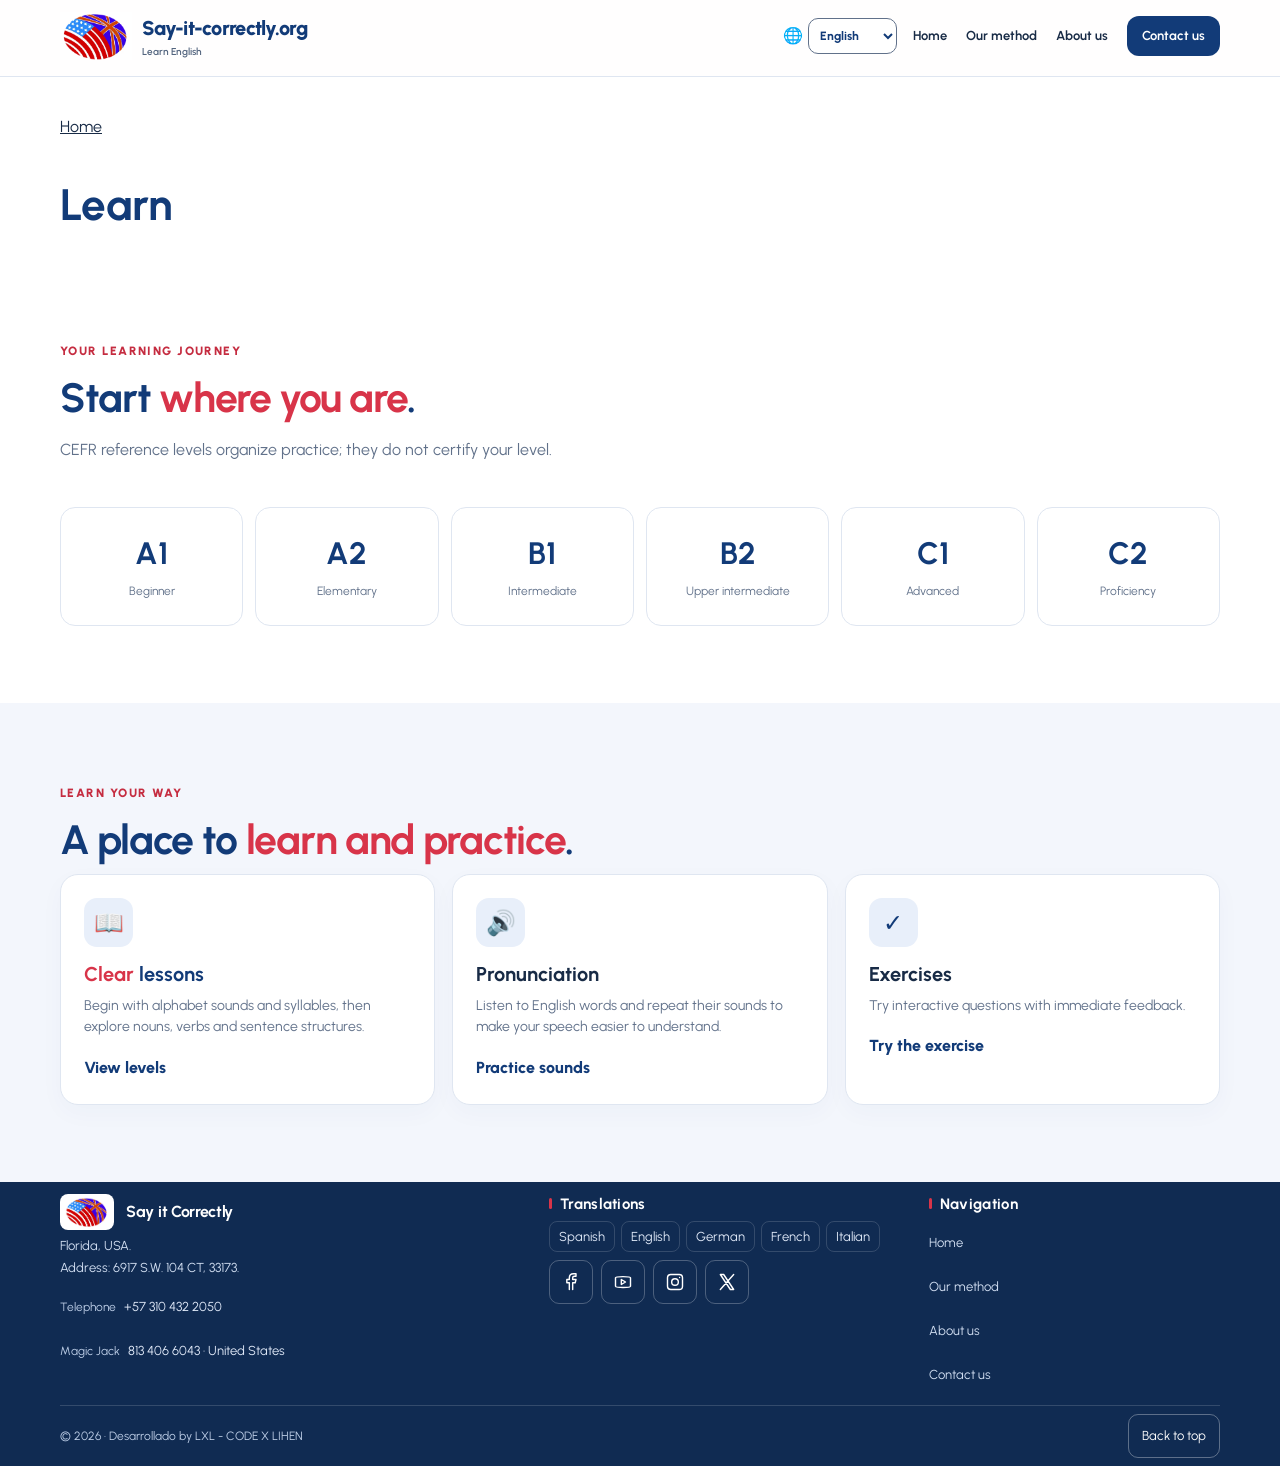
<file: learn/index.html>
<!doctype html><html lang="en"><head><meta charset="utf-8"><meta name="viewport" content="width=device-width, initial-scale=1"><meta name="theme-color" content="#123b78"><title>Say-it-correctly.org</title><link rel="stylesheet" href="../home/css/site.css"><link rel="stylesheet" href="../shared/education.css"><link rel="stylesheet" href="../shared/official.css"></head><body><header class="header"><nav class="wrap nav" aria-label="Navegación principal"><a class="brand" href="../home/index.html"><img class="official-logo" src="../shared/assets/logo-oficial-say-it-correctly.png" width="217" height="146" alt="Say-it-correctly.org" decoding="async"><span>Say-it-correctly.org<small>Aprende inglés</small></span></a><div class="locale-picker"><label for="home-language">🌐</label><select id="home-language" aria-label="Website language"><option value="en">English</option><option value="zh-CN">简体中文</option><option value="fr">Français</option><option value="pt">Português</option><option value="es">Español</option></select></div><button class="menu" id="menu" aria-expanded="false" aria-controls="links">☰ Menú</button><div class="links" id="links"><a href="../home/index.html">Inicio</a><a href="../method/index.html">Nuestro método</a><a href="../about/index.html">Nosotros</a><a class="btn navbtn" href="../contact/index.html#contact-form">Contáctanos</a></div></nav></header><main><div class="wrap page-heading"><a data-back-home href="../home/index.html">Home</a><h1 data-page-title>learn</h1></div><section class="section" id="aprender"><div class="wrap"><span class="kicker">Tu camino de aprendizaje</span><div class="section-head"><div><h2>Empieza donde estés.</h2><p>Propuesta de organización por niveles CEFR, pendiente de validación.</p></div></div><div class="levels"><a class="level" href="../practice/index.html"><strong>A1</strong><span>Principiante</span></a><a class="level" href="../practice/index.html"><strong>A2</strong><span>Básico</span></a><a class="level" href="../practice/index.html"><strong>B1</strong><span>Intermedio</span></a><a class="level" href="../practice/index.html"><strong>B2</strong><span>Intermedio alto</span></a><a class="level" href="../practice/index.html"><strong>C1</strong><span>Avanzado</span></a><a class="level" href="../practice/index.html"><strong>C2</strong><span>Dominio</span></a></div></div></section><section class="section soft learning-features"><div class="wrap"><span class="kicker">Aprende a tu manera</span><h2>Un lugar para aprender y practicar.</h2><div class="grid"><article class="card"><span class="icon">📖</span><h3>Lecciones claras</h3><p>Explicaciones y ejemplos organizados para cada etapa de aprendizaje.</p><a href="../learn/index.html">Ver niveles</a></article><article class="card"><span class="icon">🔊</span><h3>Pronunciación</h3><p>Escucha palabras de ejemplo con la voz disponible en tu dispositivo.</p><a href="../practice/index.html">Practicar sonidos</a></article><article class="card"><span class="icon">✓</span><h3>Ejercicios</h3><p>Explora cómo podrían funcionar las preguntas con retroalimentación inmediata.</p><a href="../practice/index.html">Probar ejercicio</a></article></div></div></section></main><footer class="footer"><div class="wrap"><div><strong>Say-it-correctly.org</strong><div class="tiny" style="color:#d2dff2">Aprende y practica inglés.</div></div><div><a href="../home/index.html">Volver al inicio</a> · <a href="https://www.youtube.com/channel/UCiMPTJ-R4Ht3DwohQhuKg0g" target="_blank" rel="noopener noreferrer">YouTube oficial</a></div></div></footer><script src="../shared/js/i18n.js"></script><script src="../home/js/home-texts.js"></script><script src="../shared/official-content.js"></script><script src="../shared/js/routes.js"></script><script src="../home/js/main.js"></script><script src="../shared/platform.js"></script><script src="../shared/js/page-shell.js"></script></body></html>
</file>
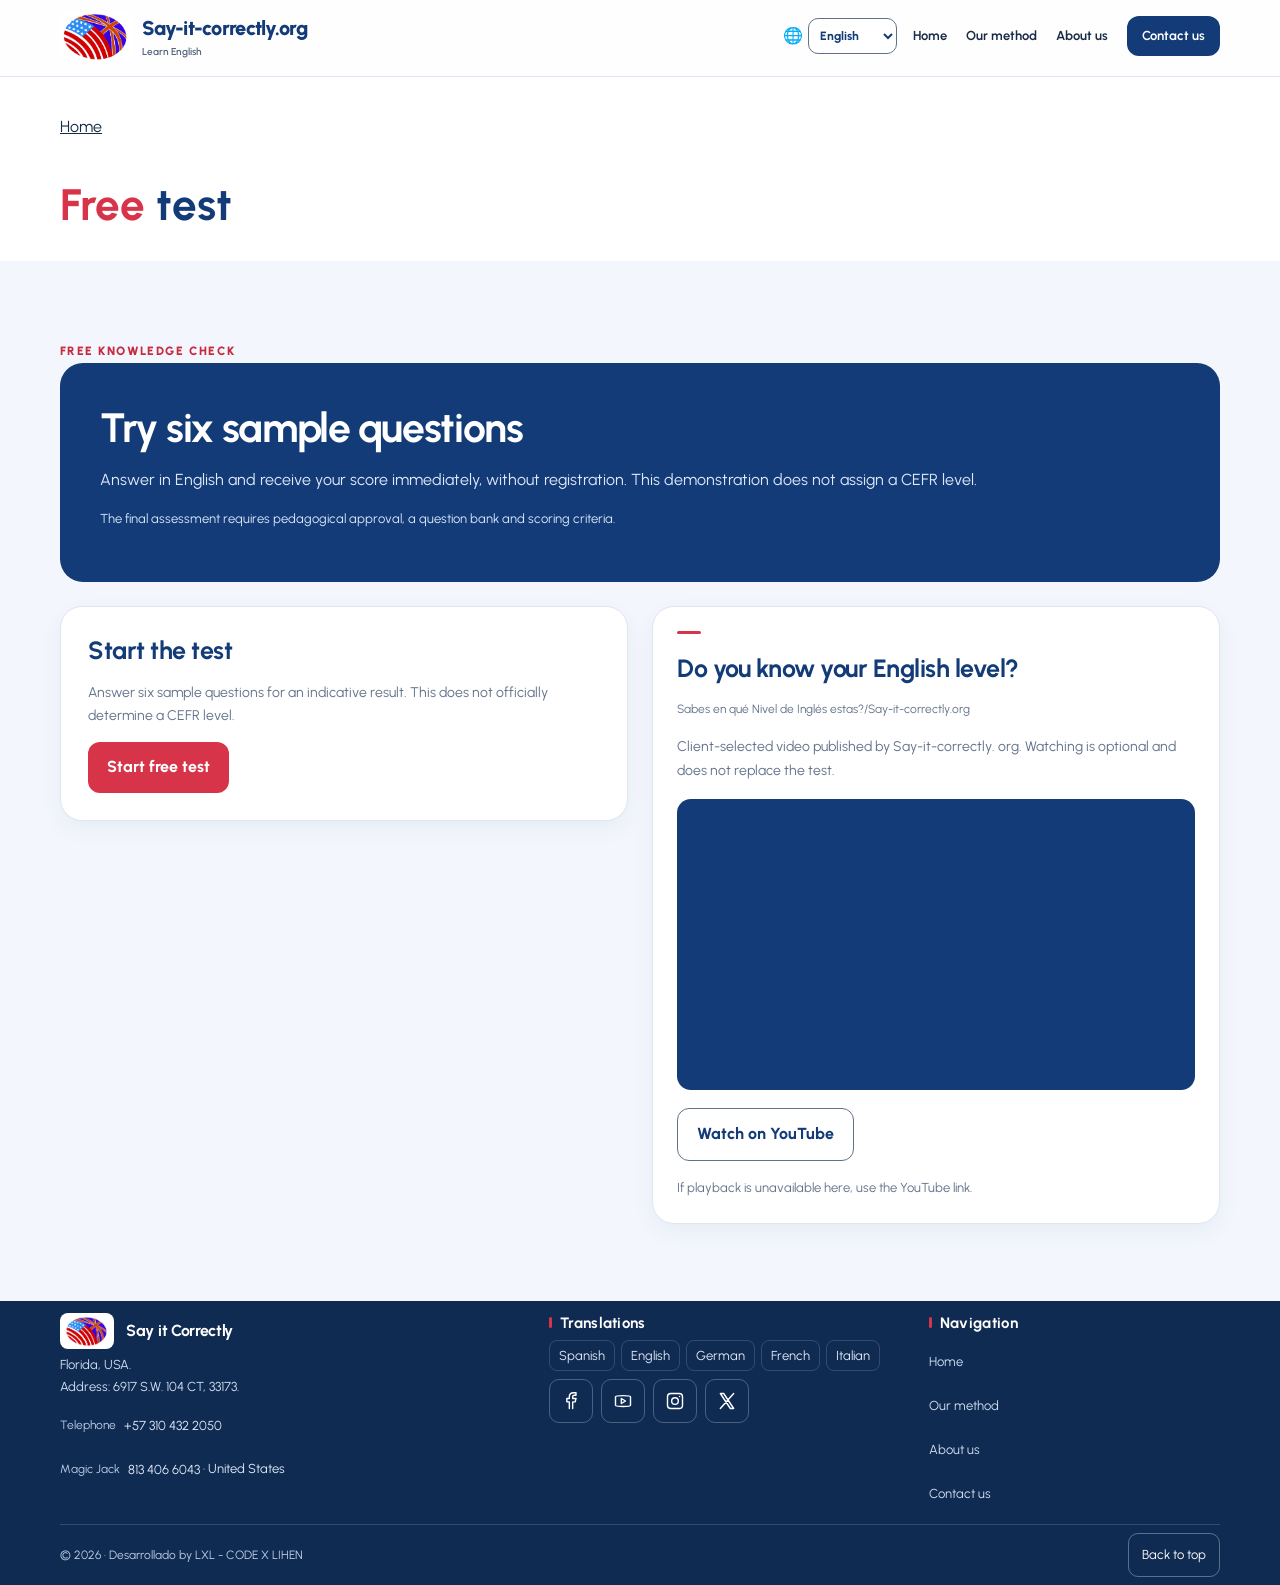
<file: level-test/index.html>
<!doctype html><html lang="en"><head><meta charset="utf-8"><meta name="viewport" content="width=device-width, initial-scale=1"><meta name="theme-color" content="#123b78"><title>Say-it-correctly.org</title><link rel="stylesheet" href="../home/css/site.css"><link rel="stylesheet" href="../shared/education.css"><link rel="stylesheet" href="../shared/official.css"><link rel="stylesheet" href="test-video.css"></head><body><header class="header"><nav class="wrap nav" aria-label="Navegación principal"><a class="brand" href="../home/index.html"><img class="official-logo" src="../shared/assets/logo-oficial-say-it-correctly.png" width="217" height="146" alt="Say-it-correctly.org" decoding="async"><span>Say-it-correctly.org<small>Aprende inglés</small></span></a><div class="locale-picker"><label for="home-language">🌐</label><select id="home-language" aria-label="Website language"><option value="en">English</option><option value="zh-CN">简体中文</option><option value="fr">Français</option><option value="pt">Português</option><option value="es">Español</option></select></div><button class="menu" id="menu" aria-expanded="false" aria-controls="links">☰ Menú</button><div class="links" id="links"><a href="../home/index.html">Inicio</a><a href="../method/index.html">Nuestro método</a><a href="../about/index.html">Nosotros</a><a class="btn navbtn" href="../contact/index.html#contact-form">Contáctanos</a></div></nav></header><main class="assessment-page"><div class="wrap page-heading"><a data-back-home href="../home/index.html">Home</a><h1 data-page-title>Test gratuito</h1></div><section class="section soft" id="diagnostico"><div class="wrap"><span class="kicker" id="assessment-kicker">TEST GRATUITO DE CONOCIMIENTOS</span><div class="banner"><div><h2 id="assessment-title">Prueba seis preguntas de muestra</h2><p id="assessment-intro">Responde en inglés y recibe tu puntuación al instante, sin registro. Esta demostración no asigna un nivel CEFR.</p><p class="tiny" id="assessment-note">El test definitivo requiere aprobación pedagógica, banco de preguntas y criterios de puntuación.</p></div><a class="btn secondary" href="../contact/index.html" id="assessment-link" hidden>Solicitar información (opcional)</a></div><div class="assessment-layout"><article class="assessment-start panel" aria-labelledby="assessment-start-title"><h2 id="assessment-start-title">Comenzar test</h2><p id="assessment-start-intro">Responde seis preguntas de muestra y recibe un resultado orientativo. No determina oficialmente un nivel CEFR.</p><div id="knowledge-test" class="panel" aria-live="polite"></div></article><article class="assessment-video" aria-labelledby="assessment-video-heading"><h2 id="assessment-video-heading">¿Sabes en qué nivel de inglés estás?</h2><p class="assessment-original-title" id="assessment-video-title" lang="es">Sabes en qué Nivel de Inglés estas?/Say-it-correctly.org</p><p id="assessment-video-description">Video seleccionado por el cliente y publicado por Say-it-correctly. org. Verlo es opcional y no sustituye las seis preguntas.</p><div class="assessment-video-slot" id="assessment-video-slot"><iframe id="assessment-video-player" width="560" height="315" src="https://www.youtube-nocookie.com/embed/MomjXs_1_0M?controls=1&amp;autoplay=0&amp;playsinline=1&amp;enablejsapi=1" loading="lazy" title="Reproductor de YouTube: Sabes en qué Nivel de Inglés estas?/Say-it-correctly.org" referrerpolicy="strict-origin-when-cross-origin" allow="accelerometer; clipboard-write; encrypted-media; gyroscope; picture-in-picture; web-share" allowfullscreen></iframe></div><div class="assessment-video-actions"><a class="btn secondary" id="assessment-video-watch" href="https://www.youtube.com/watch?v=MomjXs_1_0M" target="_blank" rel="noopener noreferrer">Ver en YouTube</a></div><p class="assessment-video-status" id="assessment-video-status" role="status" aria-live="polite">Si no se puede reproducir aquí, utiliza el enlace de YouTube.</p></article></div></div></section></main><footer class="footer"><div class="wrap"><div><strong>Say-it-correctly.org</strong><div class="tiny" style="color:#d2dff2">Aprende y practica inglés.</div></div><div><a href="../home/index.html">Volver al inicio</a> · <a href="https://www.youtube.com/channel/UCiMPTJ-R4Ht3DwohQhuKg0g" target="_blank" rel="noopener noreferrer">YouTube oficial</a></div></div></footer><script src="../shared/js/i18n.js"></script><script src="../home/js/home-texts.js"></script><script src="../shared/official-content.js"></script><script src="../shared/js/routes.js"></script><script src="../shared/js/audio-manager.js"></script><script src="../home/js/main.js"></script><script src="../shared/platform.js"></script><script src="../shared/js/page-shell.js"></script><script src="test-video.js"></script></body></html>
</file>
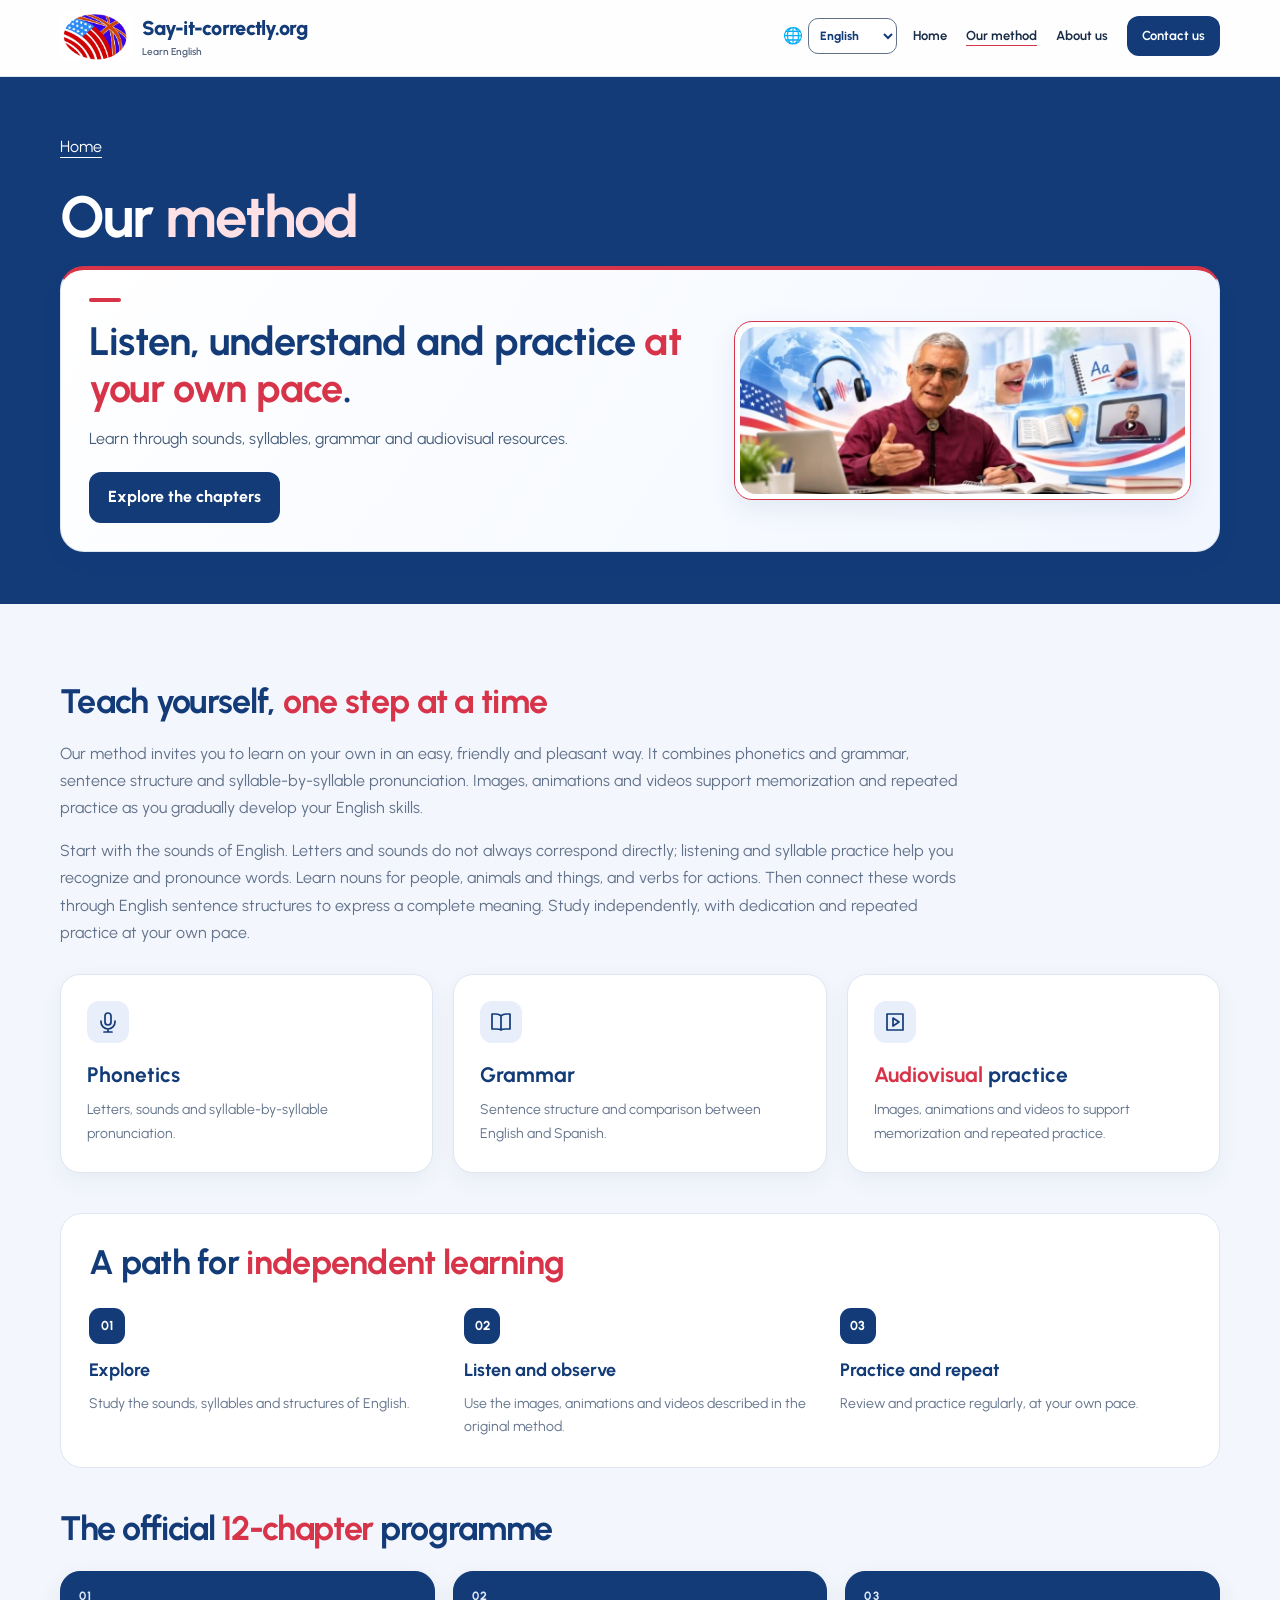
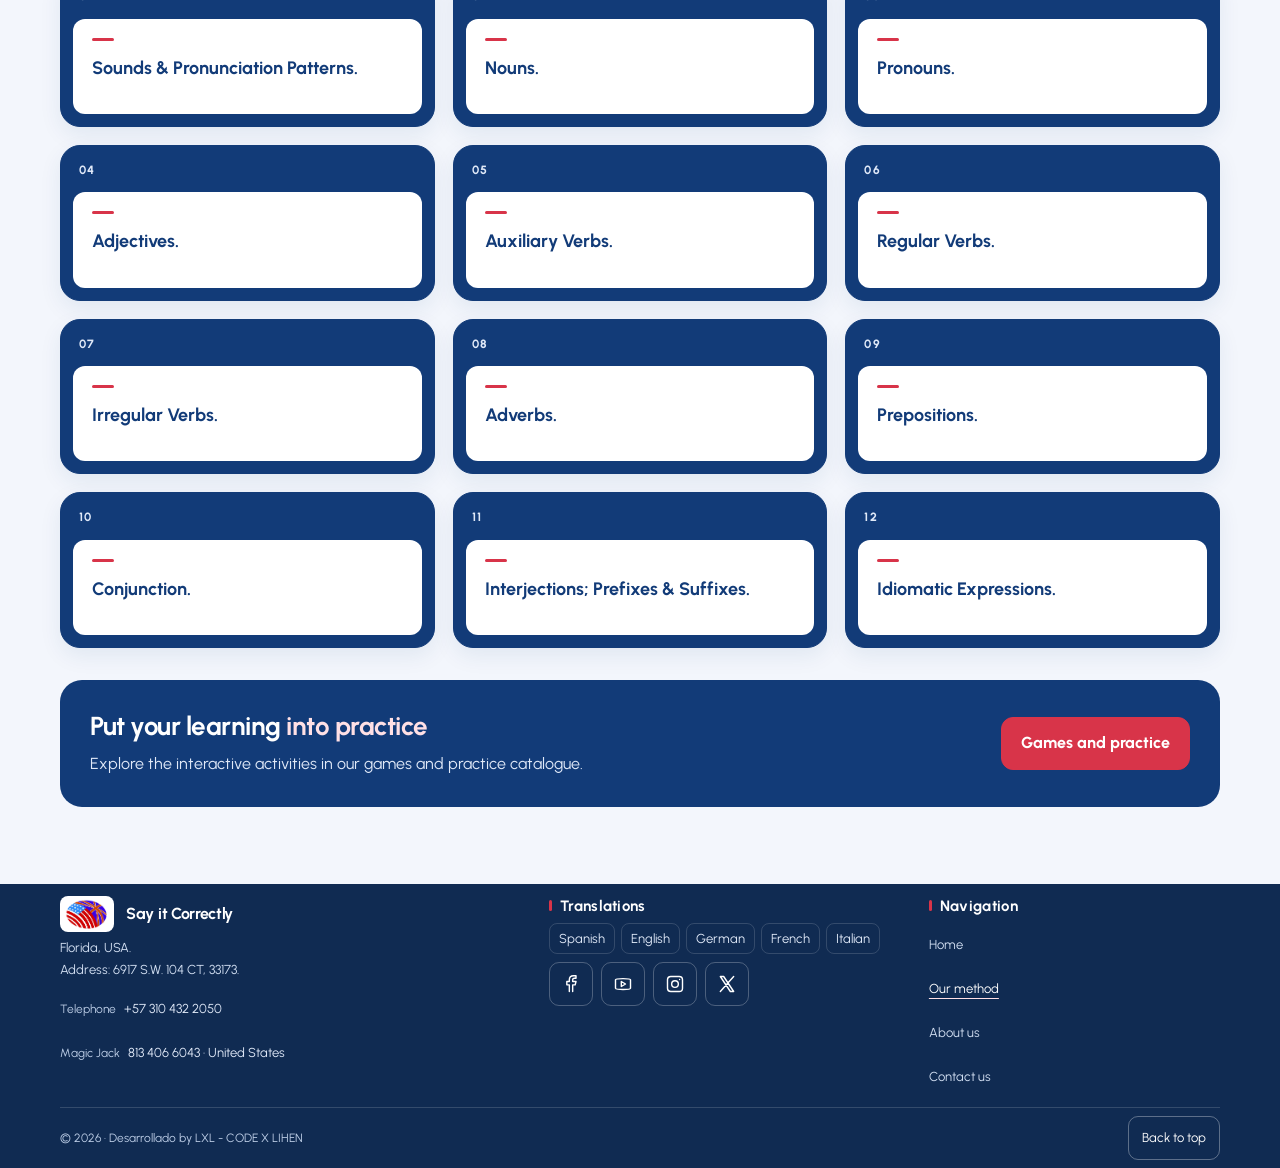
<file: method/index.html>
<!doctype html><html lang="en"><head><meta charset="utf-8"><meta name="viewport" content="width=device-width, initial-scale=1"><meta name="theme-color" content="#123b78"><title>Say-it-correctly.org</title><link rel="stylesheet" href="../home/css/site.css"><link rel="stylesheet" href="../shared/education.css"><link rel="stylesheet" href="../shared/official.css"><link rel="stylesheet" href="method.css"><link rel="stylesheet" href="../shared/institutional-banners.css"></head><body><header class="header"><nav class="wrap nav" aria-label="Navegación principal"><a class="brand" href="../home/index.html"><img class="official-logo" src="../shared/assets/logo-oficial-say-it-correctly.png" width="217" height="146" alt="Say-it-correctly.org" decoding="async"><span>Say-it-correctly.org<small>Aprende inglés</small></span></a><div class="locale-picker"><label for="home-language">🌐</label><select id="home-language" aria-label="Website language"><option value="en">English</option><option value="zh-CN">简体中文</option><option value="fr">Français</option><option value="pt">Português</option><option value="es">Español</option></select></div><button class="menu" id="menu" aria-expanded="false" aria-controls="links">☰ Menú</button><div class="links" id="links"><a href="../home/index.html">Inicio</a><a href="../method/index.html">Nuestro método</a><a href="../about/index.html">Nosotros</a><a class="btn navbtn" href="../contact/index.html#contact-form">Contáctanos</a></div></nav></header><main class="method-page"><section class="method-cover" data-institutional-banner="method"><div class="wrap"><a class="method-home" data-back-home href="../home/index.html">Inicio</a><h1 data-page-title>Nuestro método</h1><div class="institutional-banner"><div class="institutional-banner-copy"><h2 data-banner-heading>Escucha, comprende y practica a tu ritmo.</h2><p id="method-hero-description" data-banner-copy>Aprende mediante sonidos, sílabas, gramática y recursos audiovisuales.</p><a class="btn primary" data-banner-cta id="method-explore" href="#method-chapters">Explorar los capítulos</a></div><div data-banner-media><picture style="display:contents"><source type="image/webp" style="display:none" srcset="../shared/assets/Sayitcorrectly.org-NuestrosMetodos-480.webp 480w, ../shared/assets/Sayitcorrectly.org-NuestrosMetodos-960.webp 960w, ../shared/assets/Sayitcorrectly.org-NuestrosMetodos-1440.webp 1440w" sizes="(max-width: 700px) calc(100vw - 100px), (max-width: 1000px) 40vw, 460px"><img class="institutional-banner-photo" src="../shared/assets/Sayitcorrectly.org-NuestrosMetodos.png" width="2048" height="768" alt="Composición ilustrativa; no representa instalaciones ni equipo real." decoding="async" fetchpriority="high" style="aspect-ratio:2048/768"></picture></div></div></div></section><section class="section soft" id="official-programme" aria-labelledby="official-philosophy-title"><div class="wrap"><h2 id="official-philosophy-title">Autoaprendizaje, paso a paso</h2><p>Nuestro método invita a aprender por cuenta propia de una forma fácil, amistosa y agradable. Combina fonética, gramática, estructura de las oraciones y pronunciación por sílabas. Las imágenes, animaciones y videos apoyan la memorización y la práctica constante para desarrollar progresivamente las habilidades de inglés.</p><section id="method-chapters" tabindex="-1" aria-labelledby="official-programme-title"><h2 id="official-programme-title">El programa oficial de 12 capítulos</h2></section></div></section></main><footer class="footer"><div class="wrap"><div><strong>Say-it-correctly.org</strong><div class="tiny" style="color:#d2dff2">Aprende y practica inglés.</div></div><div><a href="../home/index.html">Volver al inicio</a> · <a href="https://www.youtube.com/channel/UCiMPTJ-R4Ht3DwohQhuKg0g" target="_blank" rel="noopener noreferrer">YouTube oficial</a></div></div></footer><script src="../shared/js/i18n.js"></script><script src="../home/js/home-texts.js"></script><script src="../shared/official-content.js"></script><script src="../shared/js/routes.js"></script><script src="../home/js/main.js"></script><script src="../shared/platform.js"></script><script src="../shared/js/page-shell.js"></script><script src="method.js"></script><script src="../shared/institutional-banners.js"></script></body></html>
</file>
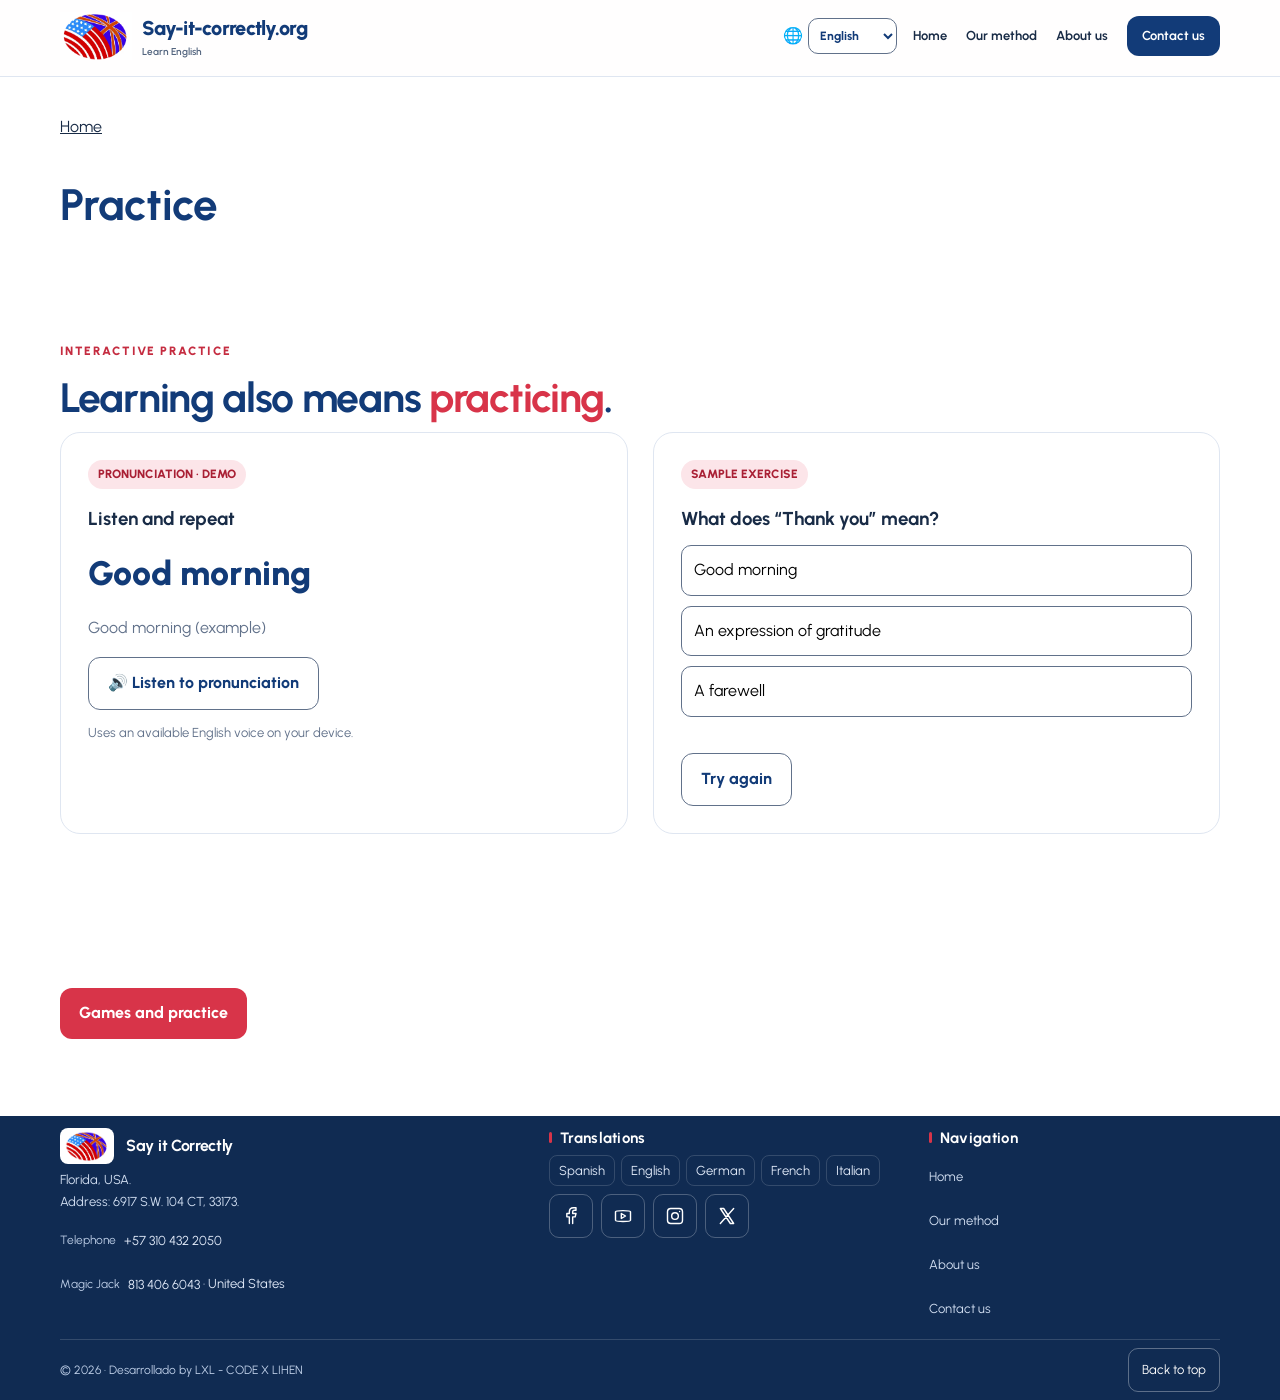
<file: practice/index.html>
<!doctype html><html lang="en"><head><meta charset="utf-8"><meta name="viewport" content="width=device-width, initial-scale=1"><meta name="theme-color" content="#123b78"><title>Say-it-correctly.org</title><link rel="stylesheet" href="../home/css/site.css"><link rel="stylesheet" href="../shared/education.css"><link rel="stylesheet" href="../shared/official.css"></head><body><header class="header"><nav class="wrap nav" aria-label="Navegación principal"><a class="brand" href="../home/index.html"><img class="official-logo" src="../shared/assets/logo-oficial-say-it-correctly.png" width="217" height="146" alt="Say-it-correctly.org" decoding="async"><span>Say-it-correctly.org<small>Aprende inglés</small></span></a><div class="locale-picker"><label for="home-language">🌐</label><select id="home-language" aria-label="Website language"><option value="en">English</option><option value="zh-CN">简体中文</option><option value="fr">Français</option><option value="pt">Português</option><option value="es">Español</option></select></div><button class="menu" id="menu" aria-expanded="false" aria-controls="links">☰ Menú</button><div class="links" id="links"><a href="../home/index.html">Inicio</a><a href="../method/index.html">Nuestro método</a><a href="../about/index.html">Nosotros</a><a class="btn navbtn" href="../contact/index.html#contact-form">Contáctanos</a></div></nav></header><main><div class="wrap page-heading"><a data-back-home href="../home/index.html">Home</a><h1 data-page-title>practice</h1></div><section class="section" id="practicar"><div class="wrap"><span class="kicker">Práctica interactiva</span><h2>Aprender también es practicar.</h2><div class="demo"><div class="panel"><span class="pill">PRONUNCIACIÓN · DEMOSTRACIÓN</span><h3 style="margin-top:15px">Escucha y repite</h3><div class="phrase">Good morning</div><p>Buenos días</p><button class="btn secondary" id="speak" type="button">🔊 Escuchar pronunciación</button><p class="tiny" id="audio-status" role="status">Utiliza la síntesis de voz del navegador, si está disponible.</p></div><div class="panel"><span class="pill">MINI EJERCICIO · DEMOSTRACIÓN</span><h3 style="margin-top:15px">¿Qué significa “Thank you”?</h3><div class="choices" id="choices"><button class="choice" data-ok="false">Buenos días</button><button class="choice" data-ok="true">Gracias</button><button class="choice" data-ok="false">Hasta luego</button></div><div class="feedback" id="feedback" role="status" aria-live="polite"></div><p id="effect-status" class="tiny" role="status" hidden></p><button class="btn secondary" id="reset" type="button">Reintentar</button></div></div></div></section><div class="wrap section"><a id="body-link" class="btn primary" href="../games/index.html">Juegos y práctica</a></div></main><footer class="footer"><div class="wrap"><div><strong>Say-it-correctly.org</strong><div class="tiny" style="color:#d2dff2">Aprende y practica inglés.</div></div><div><a href="../home/index.html">Volver al inicio</a> · <a href="https://www.youtube.com/channel/UCiMPTJ-R4Ht3DwohQhuKg0g" target="_blank" rel="noopener noreferrer">YouTube oficial</a></div></div></footer><audio id="error-sound" preload="auto" src="../shared/assets/audio/error-sound-fast.mp3"></audio><script src="../shared/js/i18n.js"></script><script src="../home/js/home-texts.js"></script><script src="../shared/official-content.js"></script><script src="../shared/js/routes.js"></script><script src="../shared/js/audio-manager.js"></script><script src="../home/js/main.js"></script><script src="../shared/platform.js"></script><script src="../shared/js/page-shell.js"></script><script src="practice-navigation.js"></script></body></html>
</file>
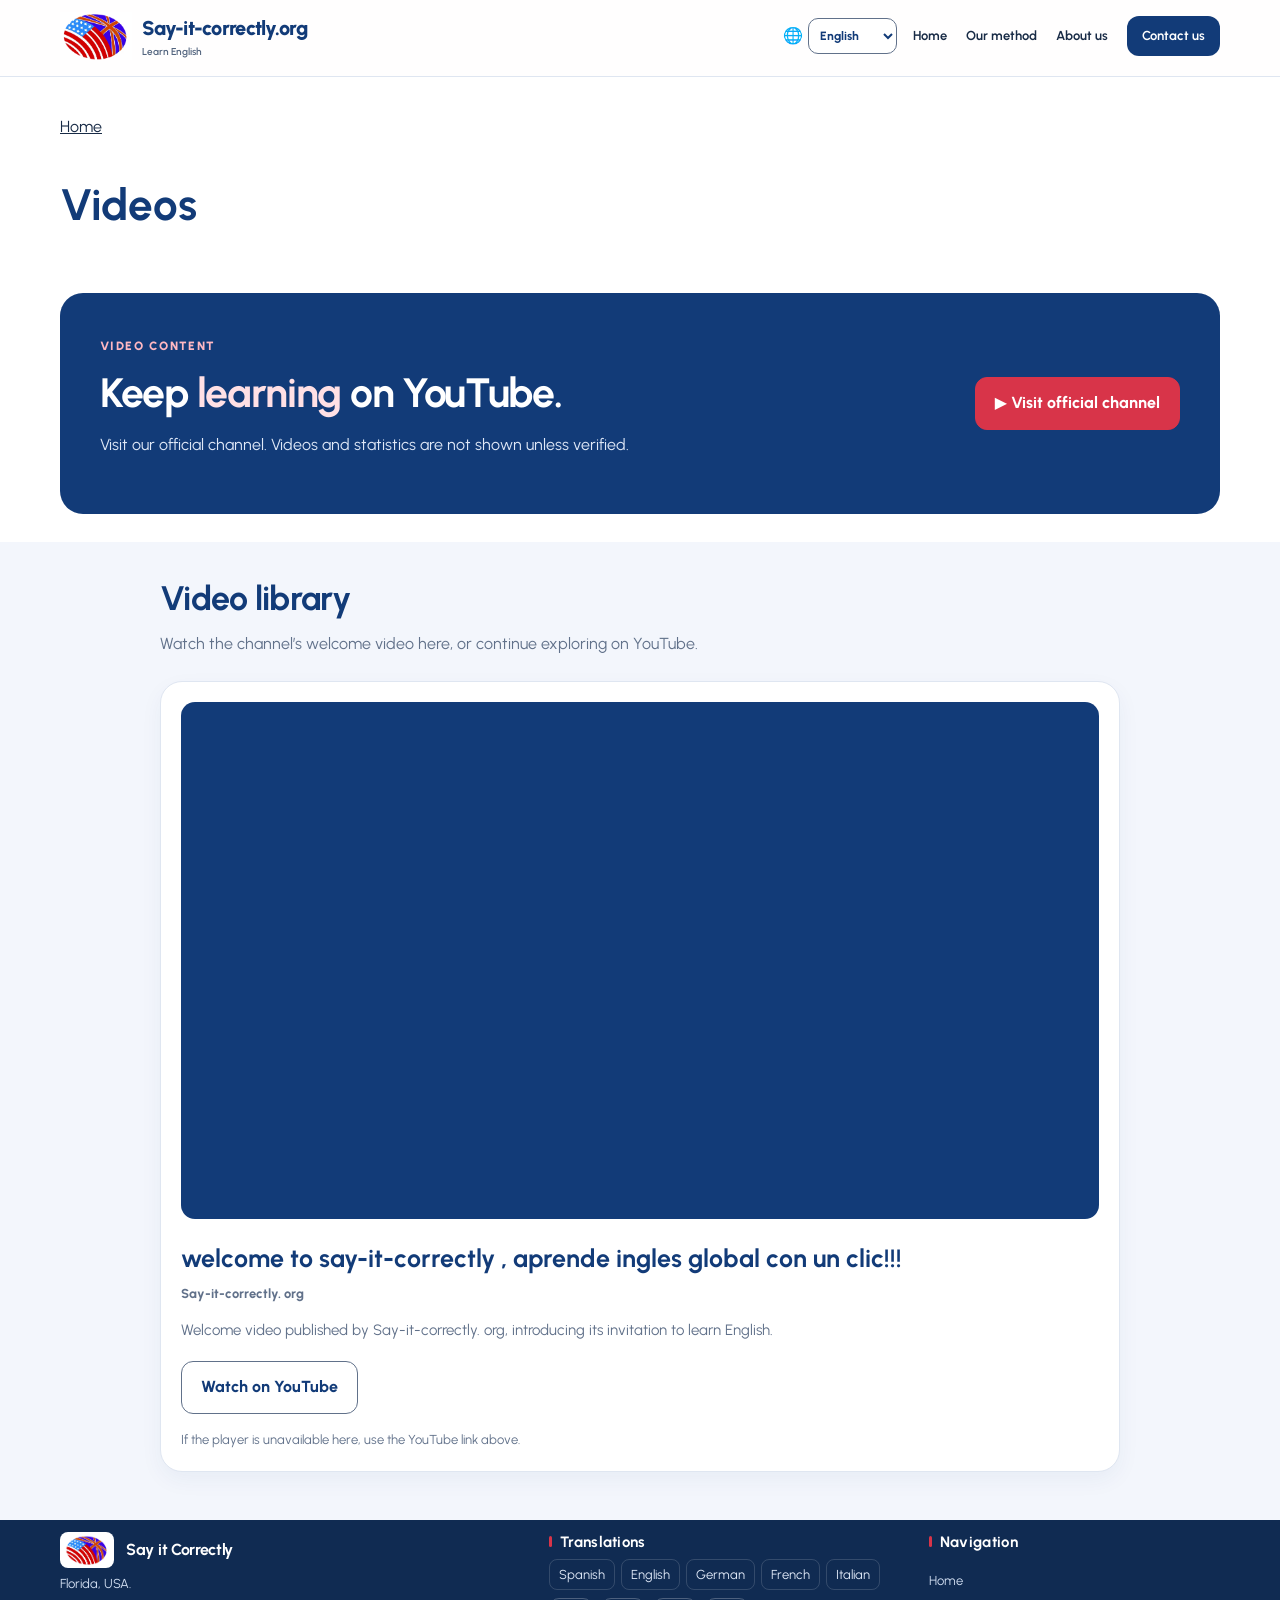
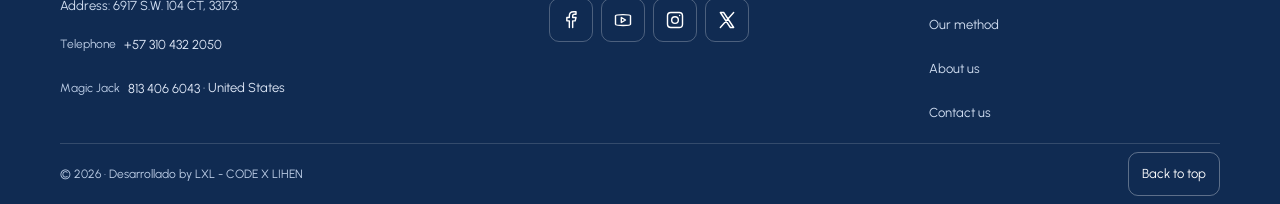
<file: videos/index.html>
<!doctype html><html lang="en"><head><meta charset="utf-8"><meta name="viewport" content="width=device-width, initial-scale=1"><meta name="theme-color" content="#123b78"><title>Say-it-correctly.org</title><link rel="stylesheet" href="../home/css/site.css"><link rel="stylesheet" href="../shared/education.css"><link rel="stylesheet" href="../shared/official.css"><link rel="stylesheet" href="videos.css"></head><body><header class="header"><nav class="wrap nav" aria-label="Navegación principal"><a class="brand" href="../home/index.html"><img class="official-logo" src="../shared/assets/logo-oficial-say-it-correctly.png" width="217" height="146" alt="Say-it-correctly.org" decoding="async"><span>Say-it-correctly.org<small>Aprende inglés</small></span></a><div class="locale-picker"><label for="home-language">🌐</label><select id="home-language" aria-label="Website language"><option value="en">English</option><option value="zh-CN">简体中文</option><option value="fr">Français</option><option value="pt">Português</option><option value="es">Español</option></select></div><button class="menu" id="menu" aria-expanded="false" aria-controls="links">☰ Menú</button><div class="links" id="links"><a href="../home/index.html">Inicio</a><a href="../method/index.html">Nuestro método</a><a href="../about/index.html">Nosotros</a><a class="btn navbtn" href="../contact/index.html#contact-form">Contáctanos</a></div></nav></header><main class="videos-page"><div class="wrap page-heading"><a data-back-home href="../home/index.html">Home</a><h1 data-page-title>videos</h1></div><section class="section" id="videos"><div class="wrap"><div class="banner"><div><span class="kicker" style="color:#ffb8c2">CONTENIDO AUDIOVISUAL</span><h2>Continúa aprendiendo en YouTube.</h2><p>Visita el canal oficial de Say-it-correctly.org. No se muestran videos ni estadísticas sin verificarlos.</p></div><a class="btn primary" href="https://www.youtube.com/channel/UCiMPTJ-R4Ht3DwohQhuKg0g" target="_blank" rel="noopener noreferrer">▶ Visitar canal oficial</a></div></div></section><section class="video-library soft" id="video-library" aria-labelledby="video-library-title"><div class="wrap"><h2 id="video-library-title">Videoteca</h2><p class="video-library-intro" id="video-library-intro">Mira aquí el video de bienvenida del canal o continúa explorando en YouTube.</p><article class="video-card" aria-labelledby="official-video-title"><div class="video-player"><iframe id="official-video-player" width="560" height="315" src="https://www.youtube.com/embed/qch2fBObBJY?controls=1&amp;autoplay=0&amp;playsinline=1" title="Reproductor de YouTube: welcome to say-it-correctly , aprende ingles global con un clic!!!" loading="lazy" referrerpolicy="strict-origin-when-cross-origin" allow="accelerometer; clipboard-write; encrypted-media; gyroscope; picture-in-picture; web-share" allowfullscreen></iframe></div><h3 id="official-video-title" lang="es">welcome to say-it-correctly , aprende ingles global con un clic!!!</h3><p class="video-channel">Say-it-correctly. org</p><p class="video-description" id="official-video-description">Video de bienvenida publicado por Say-it-correctly. org, con su invitación a aprender inglés.</p><a class="btn secondary" id="official-video-watch" href="https://youtu.be/qch2fBObBJY" target="_blank" rel="noopener noreferrer">Ver en YouTube</a><p class="video-help" id="official-video-help">Si el reproductor no está disponible aquí, utiliza el enlace de YouTube de arriba.</p></article></div></section></main><footer class="footer"><div class="wrap"><div><strong>Say-it-correctly.org</strong><div class="tiny" style="color:#d2dff2">Aprende y practica inglés.</div></div><div><a href="../home/index.html">Volver al inicio</a> · <a href="https://www.youtube.com/channel/UCiMPTJ-R4Ht3DwohQhuKg0g" target="_blank" rel="noopener noreferrer">YouTube oficial</a></div></div></footer><script src="../shared/js/i18n.js"></script><script src="../home/js/home-texts.js"></script><script src="../shared/official-content.js"></script><script src="../shared/js/routes.js"></script><script src="../home/js/main.js"></script><script src="../shared/platform.js"></script><script src="../shared/js/page-shell.js"></script><script src="videos.js"></script></body></html>
</file>
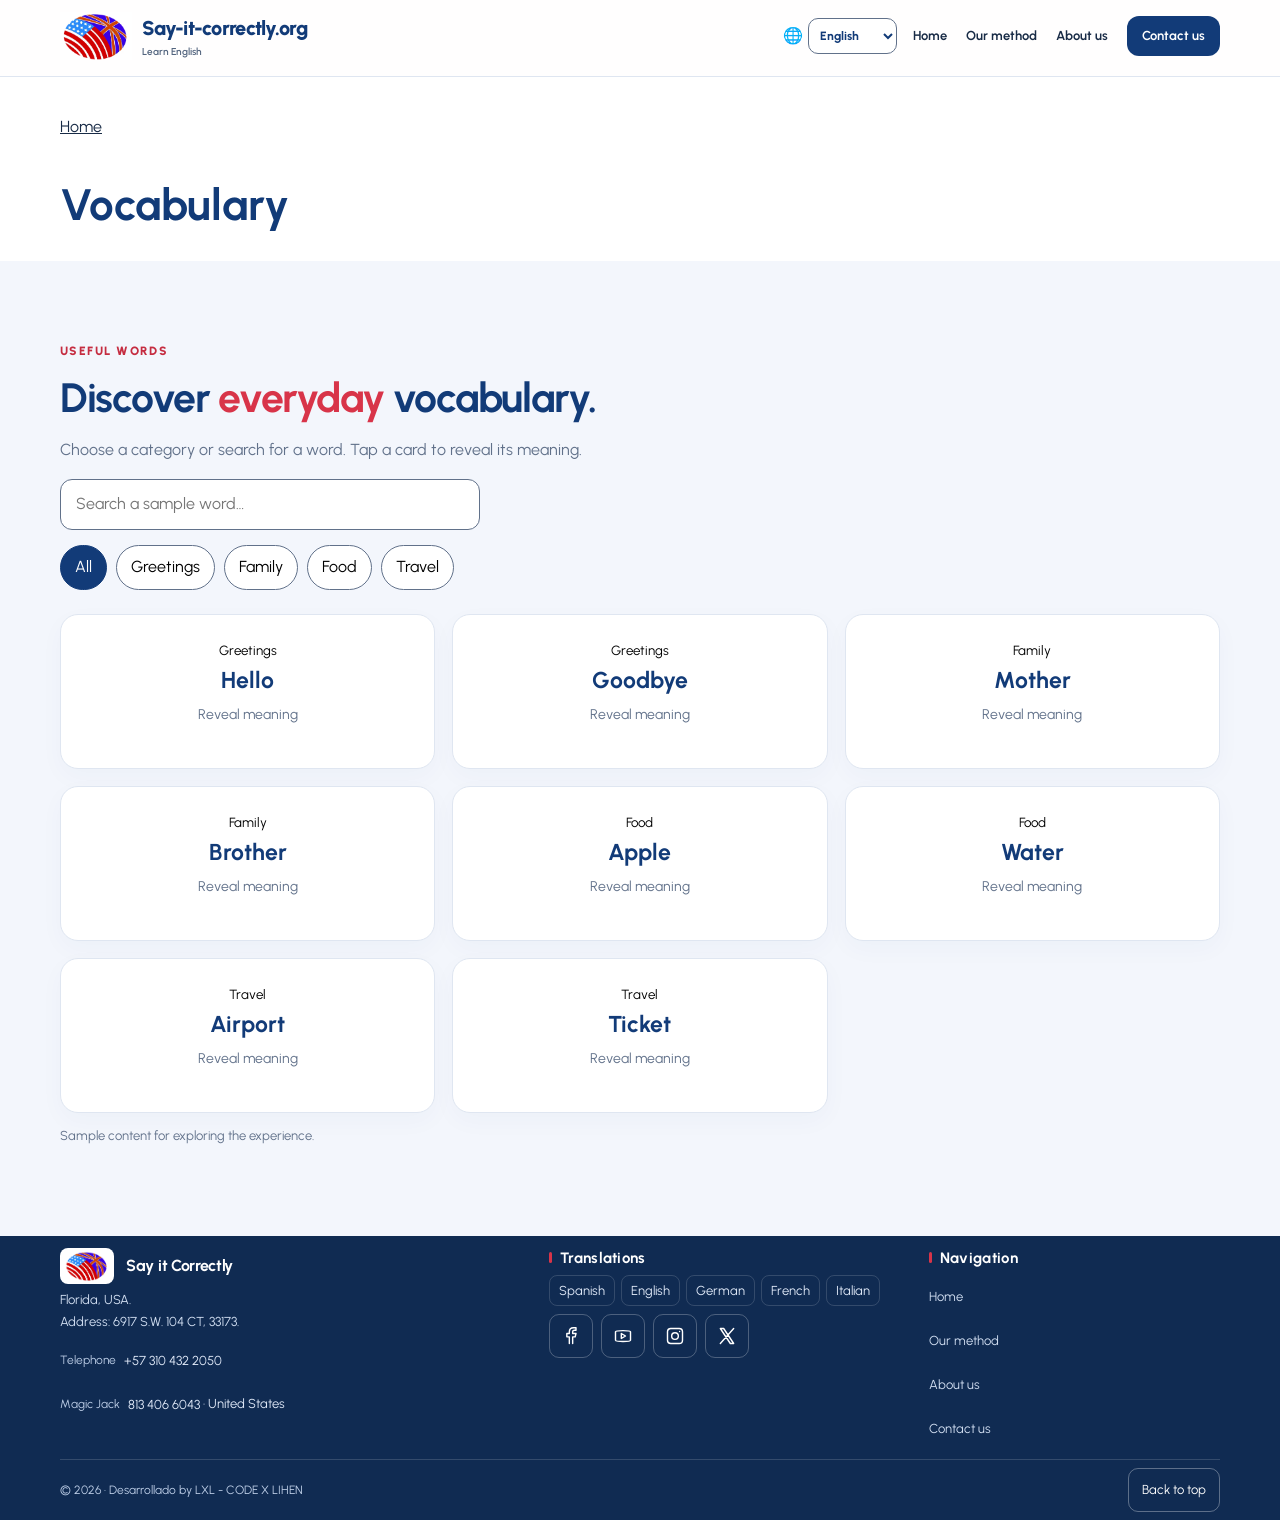
<file: vocabulary/index.html>
<!doctype html><html lang="en"><head><meta charset="utf-8"><meta name="viewport" content="width=device-width, initial-scale=1"><meta name="theme-color" content="#123b78"><title>Say-it-correctly.org</title><link rel="stylesheet" href="../home/css/site.css"><link rel="stylesheet" href="../shared/education.css"><link rel="stylesheet" href="../shared/official.css"></head><body><header class="header"><nav class="wrap nav" aria-label="Navegación principal"><a class="brand" href="../home/index.html"><img class="official-logo" src="../shared/assets/logo-oficial-say-it-correctly.png" width="217" height="146" alt="Say-it-correctly.org" decoding="async"><span>Say-it-correctly.org<small>Aprende inglés</small></span></a><div class="locale-picker"><label for="home-language">🌐</label><select id="home-language" aria-label="Website language"><option value="en">English</option><option value="zh-CN">简体中文</option><option value="fr">Français</option><option value="pt">Português</option><option value="es">Español</option></select></div><button class="menu" id="menu" aria-expanded="false" aria-controls="links">☰ Menú</button><div class="links" id="links"><a href="../home/index.html">Inicio</a><a href="../method/index.html">Nuestro método</a><a href="../about/index.html">Nosotros</a><a class="btn navbtn" href="../contact/index.html#contact-form">Contáctanos</a></div></nav></header><main><div class="wrap page-heading"><a data-back-home href="../home/index.html">Home</a><h1 data-page-title>vocabulary</h1></div><section class="section soft" id="vocabulario"><div class="wrap"><span class="kicker">Palabras útiles</span><h2>Descubre vocabulario cotidiano.</h2><p>Selecciona una categoría o busca una palabra de la muestra. Toca una tarjeta para revelar la traducción.</p><input class="search" id="search" type="search" placeholder="Buscar una palabra de ejemplo..." aria-label="Buscar vocabulario"><div class="topics" id="topics"><button class="chip active" data-topic="all">Todas</button><button class="chip" data-topic="Saludos">Saludos</button><button class="chip" data-topic="Familia">Familia</button><button class="chip" data-topic="Comida">Comida</button><button class="chip" data-topic="Viajes">Viajes</button></div><div class="grid" id="flashcards"></div><p class="tiny">Contenido de muestra para evaluar la experiencia. No representa un catálogo completo.</p></div></section></main><footer class="footer"><div class="wrap"><div><strong>Say-it-correctly.org</strong><div class="tiny" style="color:#d2dff2">Aprende y practica inglés.</div></div><div><a href="../home/index.html">Volver al inicio</a> · <a href="https://www.youtube.com/channel/UCiMPTJ-R4Ht3DwohQhuKg0g" target="_blank" rel="noopener noreferrer">YouTube oficial</a></div></div></footer><script src="../shared/js/i18n.js"></script><script src="../home/js/home-texts.js"></script><script src="../shared/official-content.js"></script><script src="../shared/js/routes.js"></script><script src="../home/js/main.js"></script><script src="../shared/platform.js"></script><script src="../shared/js/page-shell.js"></script></body></html>
</file>
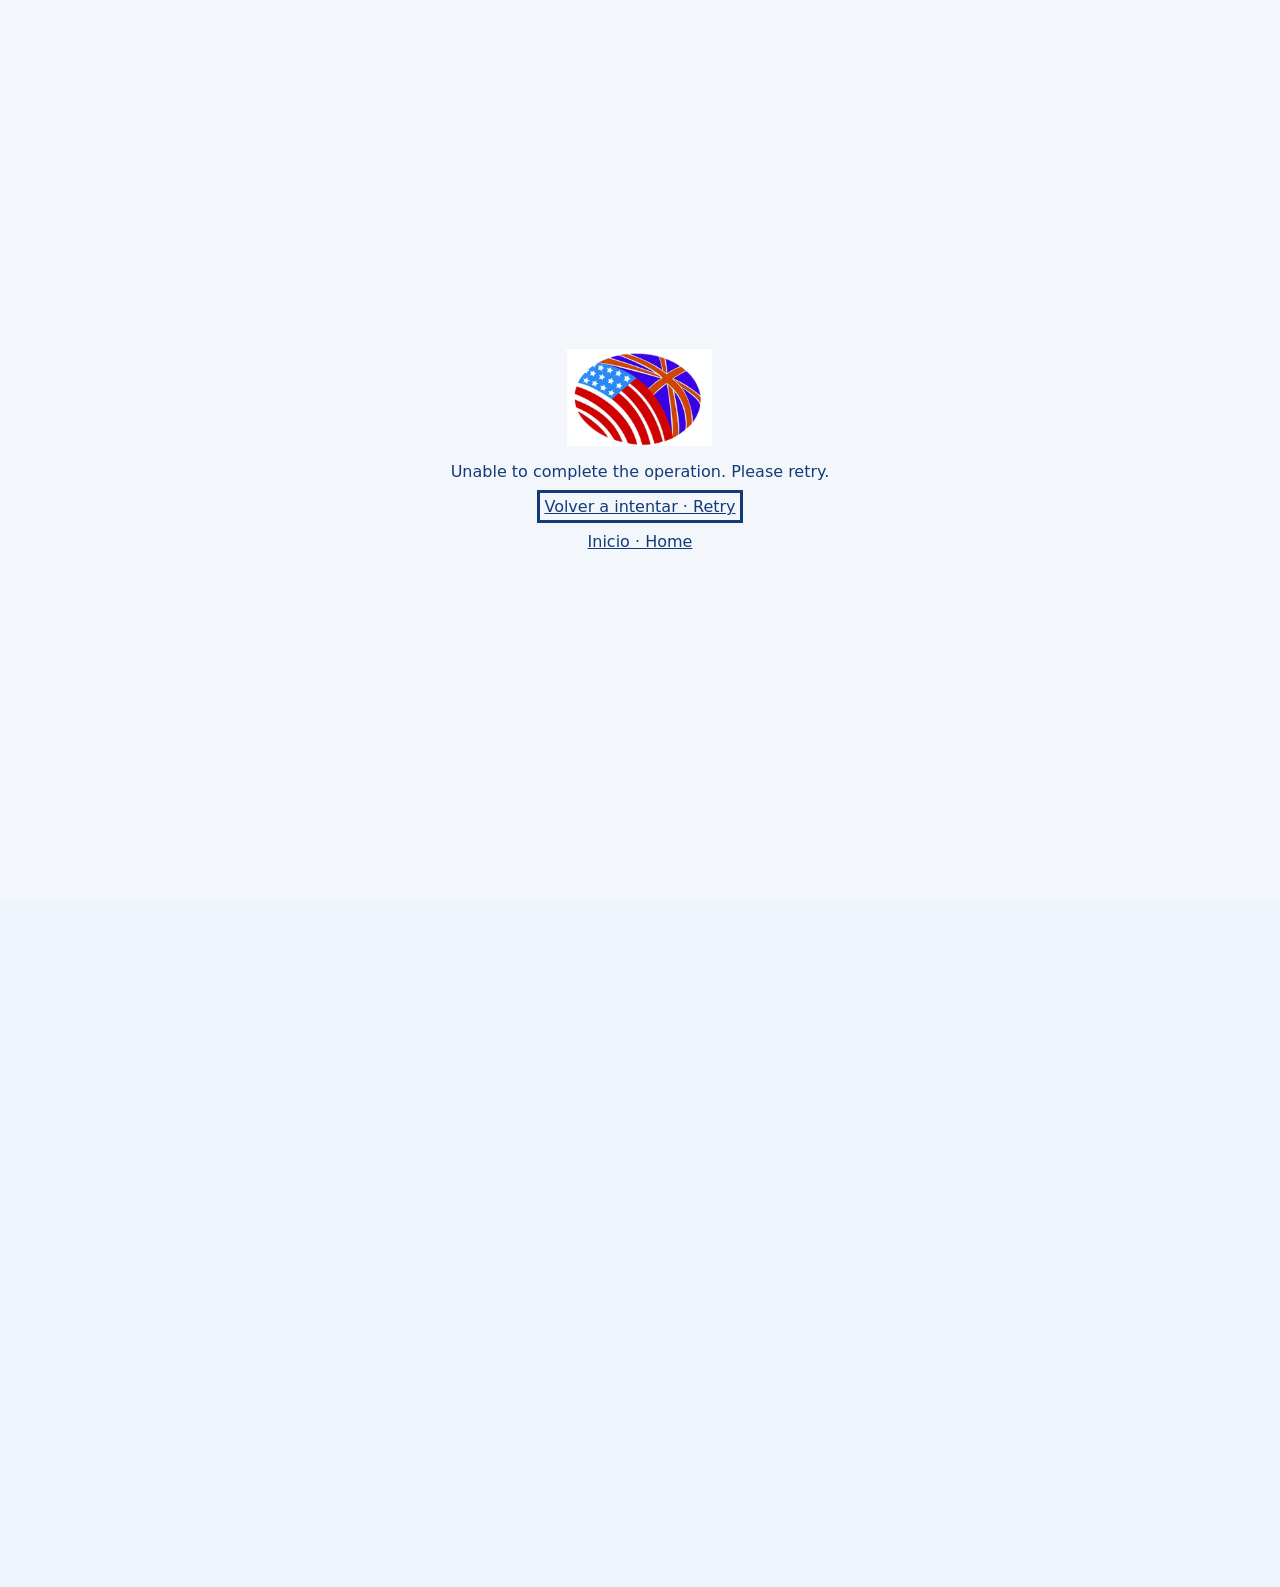
<file: practice/parts-of-body/index.html>
<!doctype html><html lang="es" data-sic-entry="loading"><head><meta charset="UTF-8"><meta name="viewport" content="width=device-width,initial-scale=1"><meta name="theme-color" content="#123b78"><style>html[data-sic-entry] body>header,html[data-sic-entry] body>main,html[data-sic-entry] body>.intro,html[data-sic-entry] body>footer,html[data-sic-entry] body>[data-ui="demo"]{visibility:hidden!important;pointer-events:none!important}#sic-entry-status{position:fixed;inset:0;z-index:90;display:grid;place-content:center;justify-items:center;gap:16px;padding:24px;text-align:center;background:#f3f7fc;color:#123b78;font:16px system-ui}#sic-entry-status img{width:145px;height:auto}#sic-entry-status p{max-width:36em;margin:0}html[data-sic-entry="pending"] #sic-entry-status{display:none}#sic-entry-status a{color:#123b78}#sic-entry-status [hidden]{display:none}</style><title>Parts of the Body V2 — Say-it-correctly.org</title><link rel="stylesheet" href="css/styles.css"><link rel="stylesheet" href="../../shared/education.css"><link rel="stylesheet" href="../../shared/official.css"><link rel="stylesheet" href="../../shared/commercial.css"><link rel="stylesheet" href="../../shared/token-access-modal.css"></head><body>
<div id="sic-entry-status" role="status" aria-live="polite"><img src="../../shared/assets/logo-oficial-say-it-correctly.png" width="217" height="146" alt="Say It Correctly"><p id="sic-entry-message">Preparando la pr&aacute;ctica &middot; Loading practice&hellip;</p><a id="sic-entry-retry" href="" hidden>Volver a intentar &middot; Retry</a><a href="../../home/index.html">Inicio &middot; Home</a><noscript>Activa JavaScript para iniciar la pr&aacute;ctica.</noscript></div>
<div class="banner" data-ui="demo">VOCABULARIO INGLÉS · PRÁCTICA INTERACTIVA · SIN PAGOS</div>
<header class="header"><div class="language-bar"><label for="body-language">🌐 <span class="visually-hidden">Language</span></label><select id="body-language" aria-label="Interface language"><option value="en">English</option><option value="zh-CN">简体中文</option><option value="fr">Français</option><option value="pt">Português</option><option value="es">Español</option></select></div><a class="brand" href="../../home/index.html"><img class="official-logo" src="../../shared/assets/logo-oficial-say-it-correctly.png" width="217" height="146" alt="Say-it-correctly.org" decoding="async"><span>Say-it-correctly.org<small>Aprende inglés</small></span></a><a class="btn btn-white" href="../../games/index.html">Volver a Juegos y práctica</a><button id="reopen-tutorial" class="btn btn-white" type="button" style="margin-left:12px">? 使用帮助 · Ayuda</button></header>
<section class="intro"><div><h1>Parts of the Body</h1><p id="body-instruction">Drag the word to the correct body part</p></div><div class="progress-area"><strong id="counter">Free practice: 0 / 6</strong><div class="track" role="progressbar" aria-label="Progreso gratuito" aria-valuemin="0" aria-valuemax="6" aria-valuenow="0" id="progress"><div class="fill" id="fill"></div></div></div></section>
<main class="layout"><aside class="guide surface"><h2>✨ 使用说明 · Cómo jugar</h2><div class="step"><span class="num">1</span><span>拖动或选择单词。<small>Arrastra o selecciona una palabra.</small></span></div><div class="step"><span class="num">2</span><span>点击相应的身体标记。<small>Toca el punto del cuerpo correspondiente.</small></span></div><div class="step"><span class="num">3</span><span>答对后标记会变绿。<small>Los aciertos se vuelven verdes; los errores no descuentan.</small></span></div><div class="hint">Tap the audio icon to hear the English word.</div></aside>
<div class="figure-scroll" id="figure-scroll" aria-label="Fotografía desplazable del cuerpo"><section class="illustration surface" id="figure" aria-label="Figura educativa con 24 puntos interactivos"><picture style="display:contents"><source type="image/webp" style="display:none" srcset="assets/images/body-model-444.webp 444w, assets/images/body-model-887.webp 887w" sizes="(max-width: 700px) calc(100vw - 24px), (max-width: 1109px) 50vw, 650px"><img src="assets/images/body-model.png" alt="Fotografía proporcionada: mujer adulta de cuerpo completo, gafas de sol, camiseta blanca, shorts azul oscuro y tacones sobre fondo azul." draggable="false" width="887" height="1774" decoding="async" fetchpriority="high"></picture><svg class="target-lines" id="target-lines" viewBox="0 0 887 1774" preserveAspectRatio="none" aria-hidden="true"></svg><div id="targets"></div></section></div>
<section class="vocab surface"><div class="vocab-top"><h2 id="body-choose">Choose a word</h2><span class="mode" id="body-words-count">24 words</span></div><p style="margin-top:0;color:#61738b;font-size:12px"><span id="body-drag-help">Tap to select · Hold and drag</span></p><div class="words" id="words"></div><div class="status" id="status" aria-live="polite" role="status">选择一个英语单词，再点击对应的标记。 · Selecciona una palabra y luego un punto.</div><p id="effect-status" role="status" hidden></p><div class="bottom-actions"><button class="btn btn-white" id="reset">↺ 重新开始 · Reiniciar</button><button class="btn btn-white" id="preview">购物车 · Carrito</button></div></section></main>
<footer class="footer">Seis aciertos gratuitos sin registro. Acceso individual: USD 1 y siete días desde la emisión del token. Pago externo verificado manualmente por Iván.</footer>
<div class="overlay" id="overlay"><section class="dialog" role="dialog" aria-modal="true" aria-labelledby="dialog-title" id="dialog"><button type="button" class="close" id="close" aria-label="Cerrar ventana">×</button><div id="dialog-content"></div></section></div>

<audio id="error-sound" preload="auto" src="../../shared/assets/audio/error-sound-fast.mp3"></audio>
<script src="../../shared/js/i18n.js" defer></script><script src="../../shared/js/audio-manager.js" defer></script><script src="../../shared/js/commercial-config.js" defer></script><script src="../../shared/js/commercial-client.js" defer></script><script src="../../shared/js/token-access-template.js" defer></script><script src="../../shared/js/token-access-modal.js" defer></script><script src="js/catalog.js" defer></script><script src="js/app.js" defer></script><script src="../../shared/official-content.js" defer></script><script src="../../shared/js/routes.js" defer></script><script src="../../shared/platform.js" defer></script></body></html>
</file>
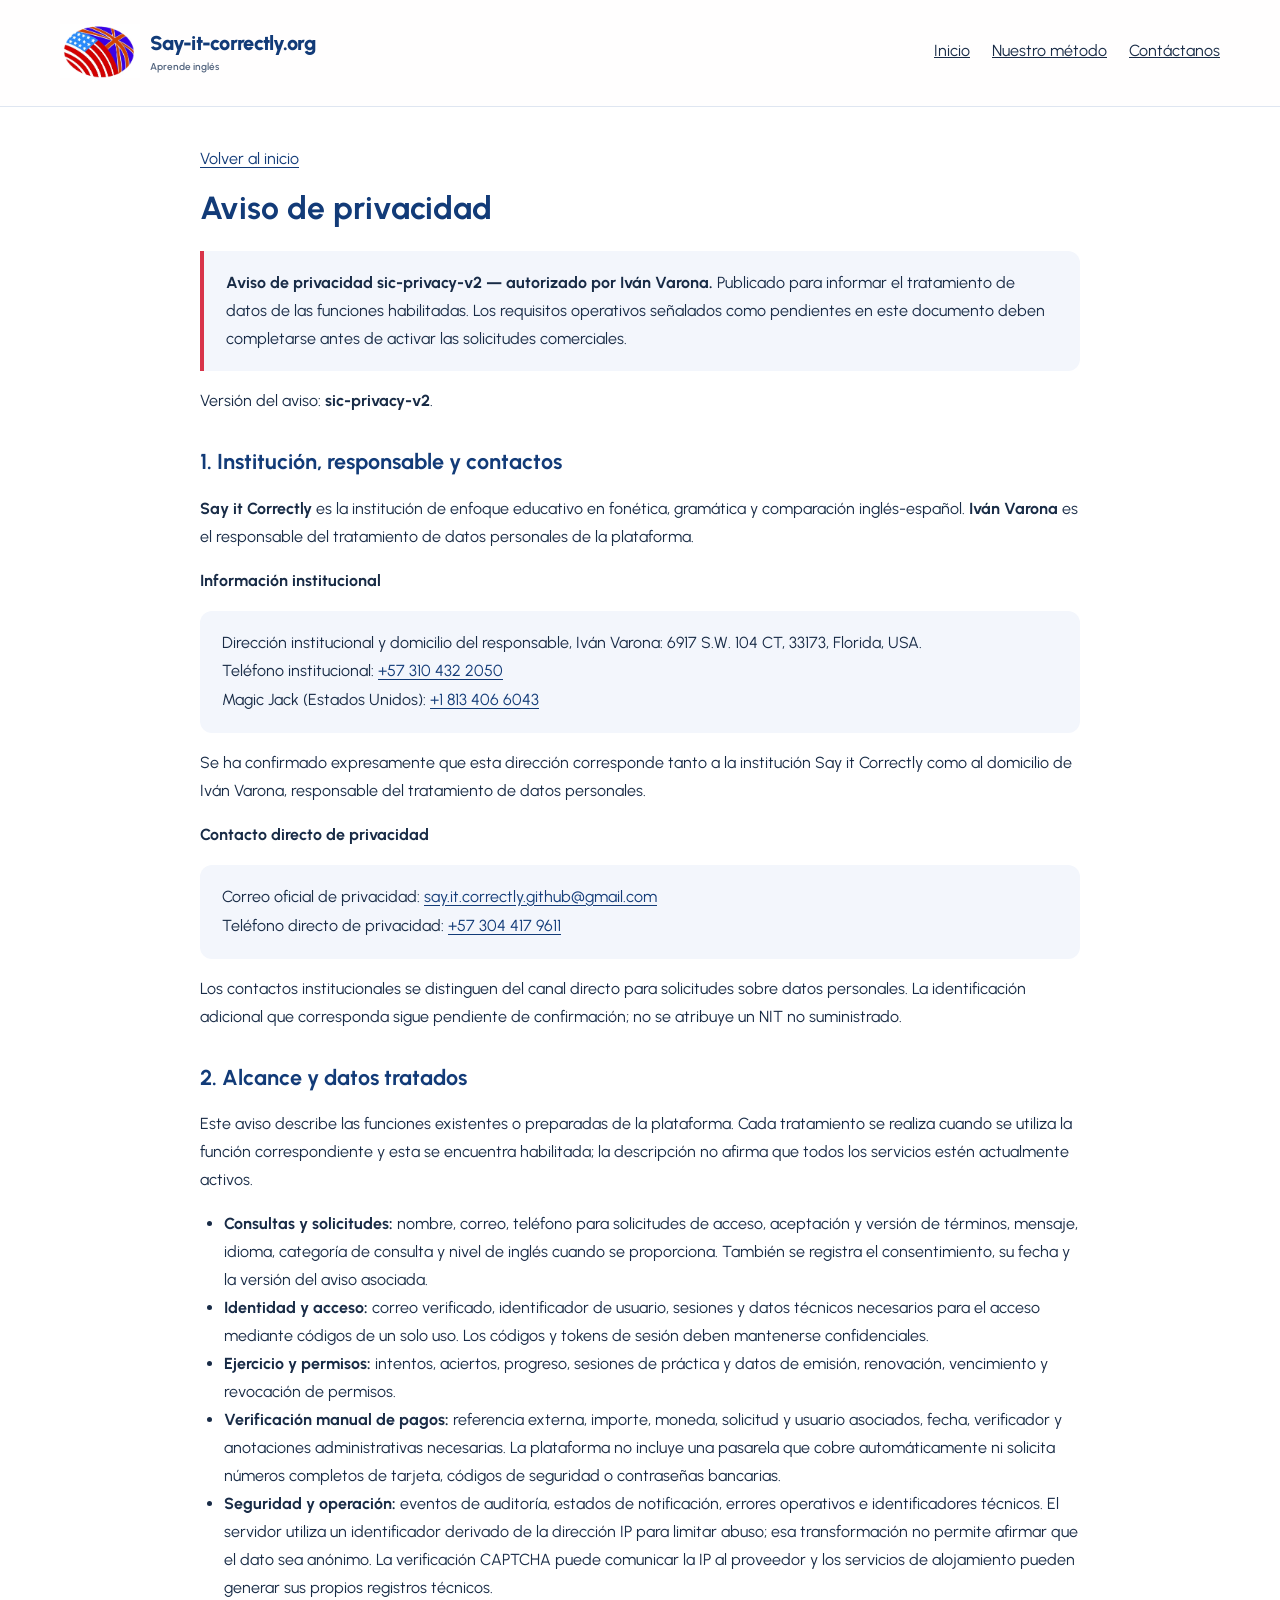
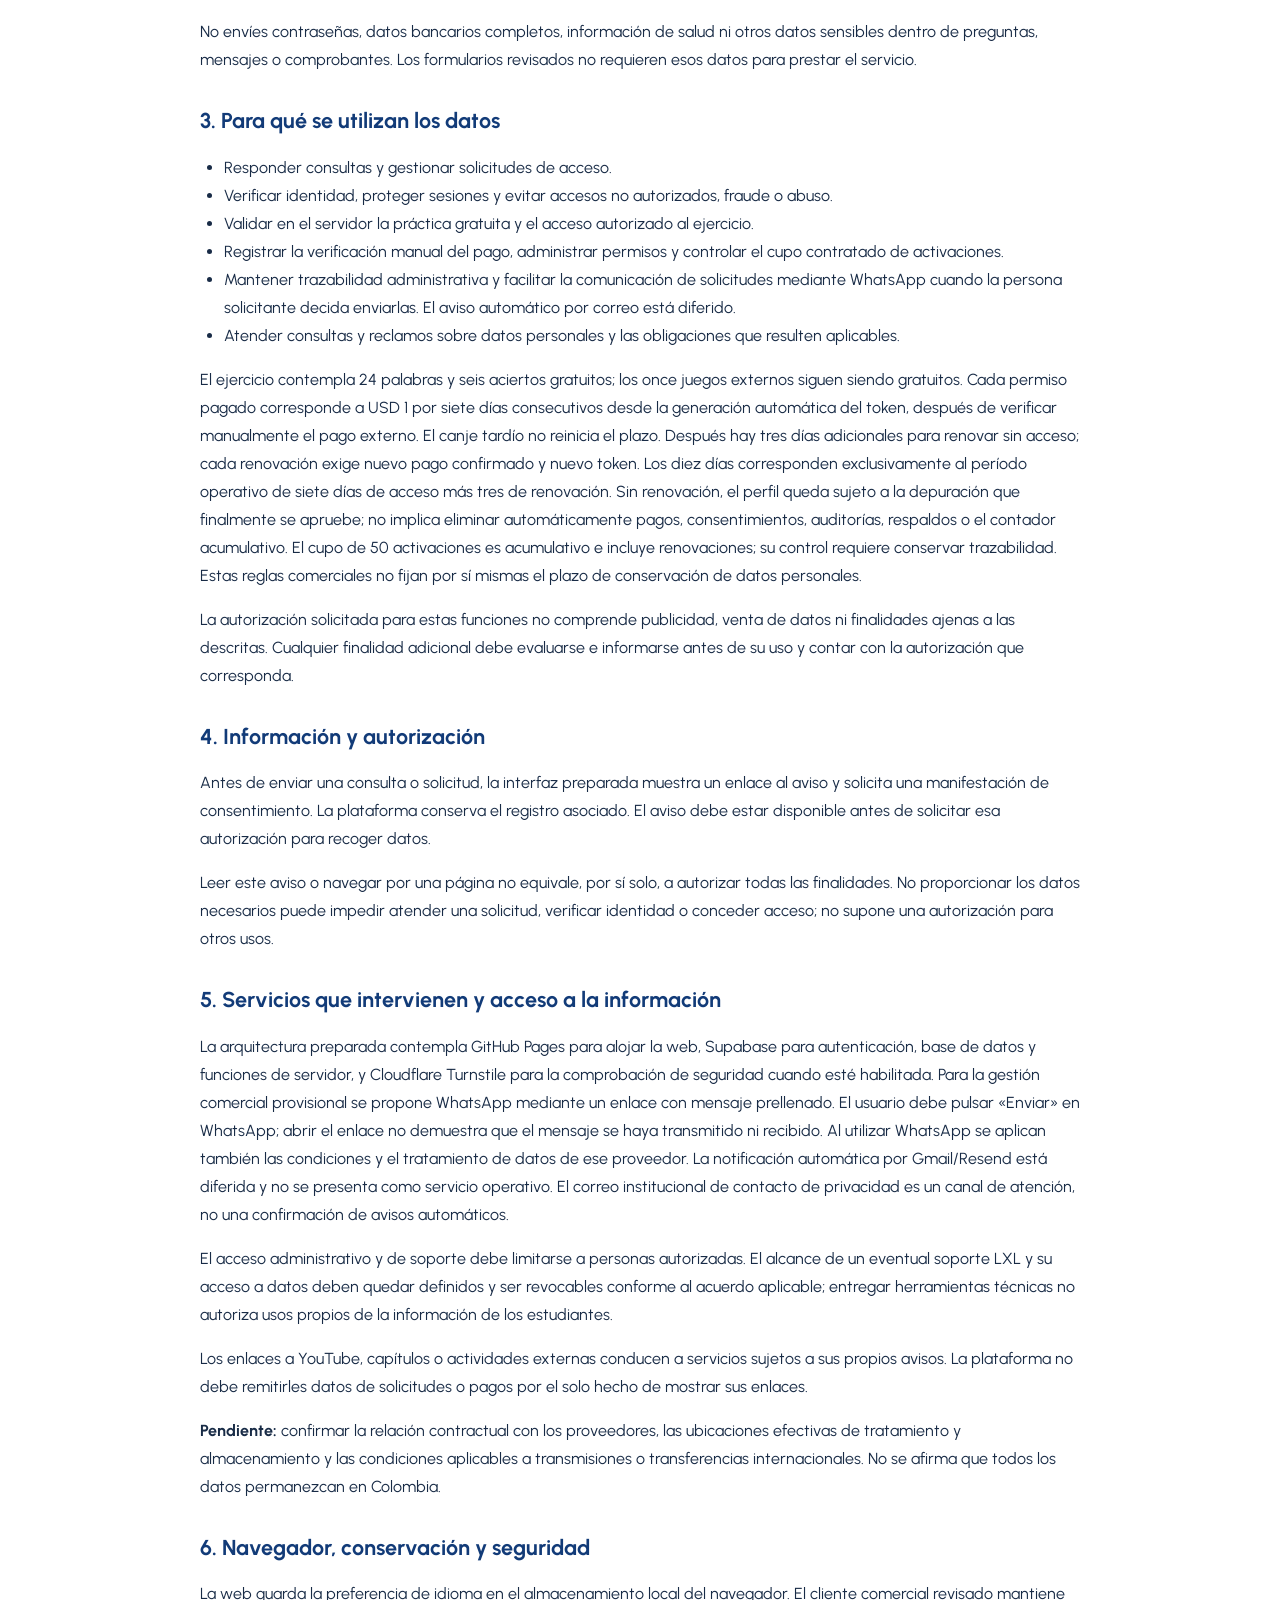
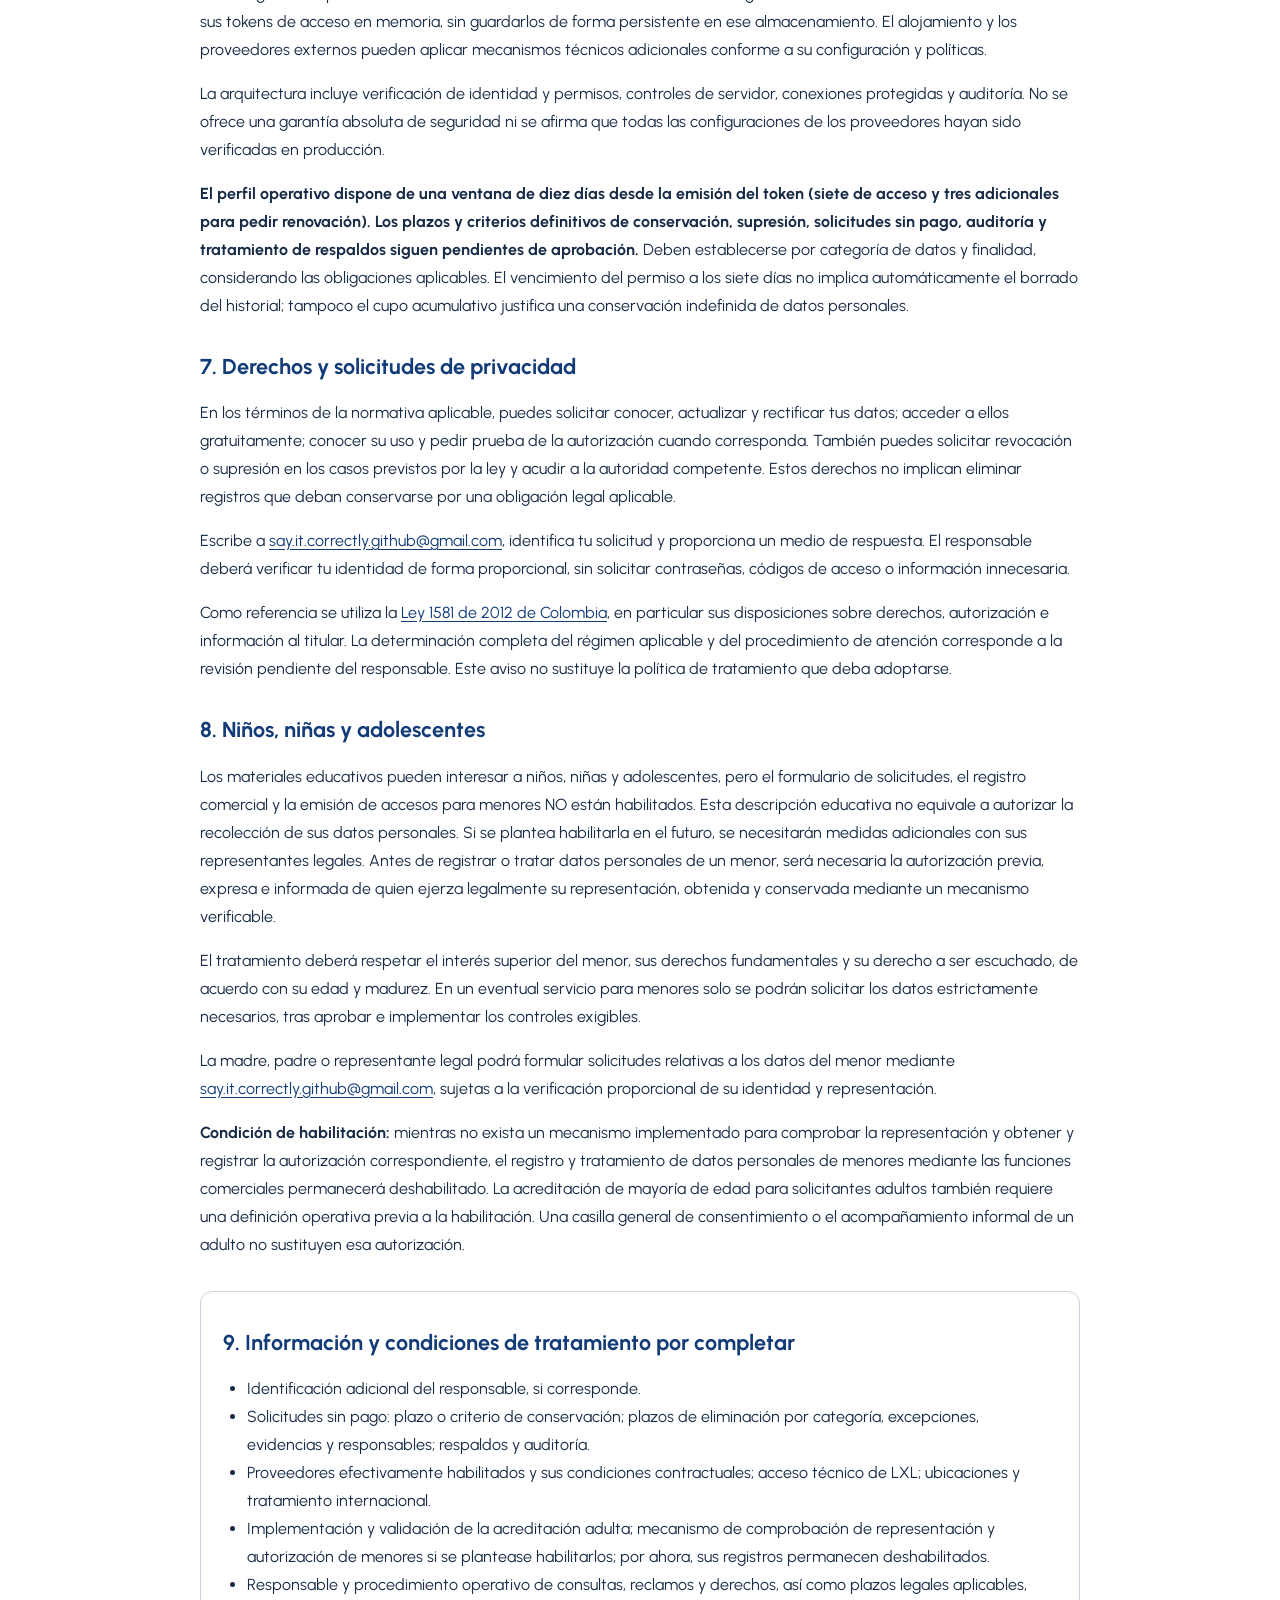
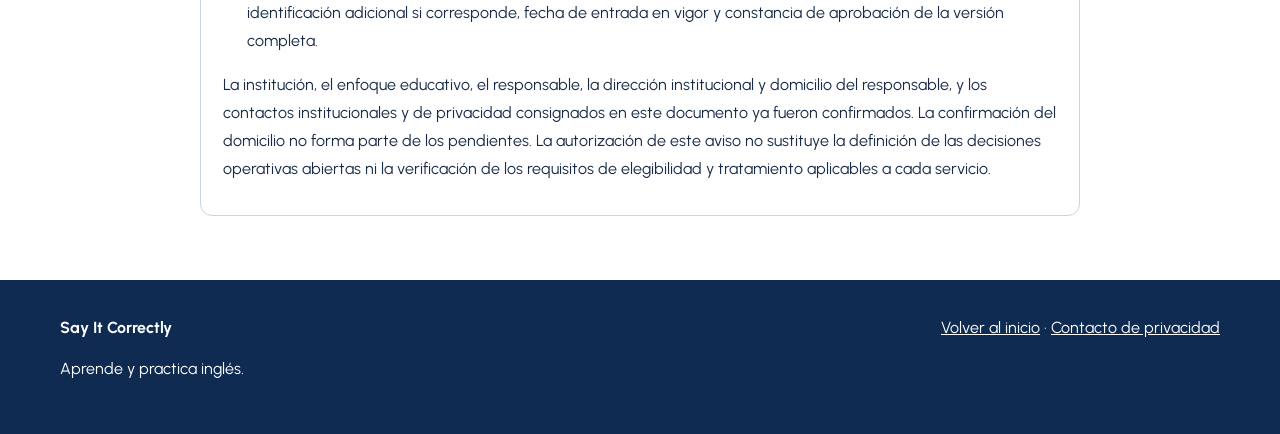
<file: privacidad.html>
<!doctype html>
<html lang="es">
<head>
  <meta charset="utf-8">
  <meta name="viewport" content="width=device-width, initial-scale=1">
  <meta name="theme-color" content="#123b78">
  <meta name="robots" content="noindex, nofollow">
  <title>Aviso de privacidad · Say It Correctly</title>
  <link rel="stylesheet" href="home/css/site.css">
  <link rel="stylesheet" href="shared/education.css">
  <link rel="stylesheet" href="shared/official.css">
  <style>
    .privacy-page{max-width:880px;padding-block:40px 64px;overflow-wrap:anywhere}
    .privacy-page h1{color:var(--lxl-blue,#123b78);margin:12px 0 18px}
    .privacy-page h2{color:var(--lxl-blue,#123b78);font-size:1.35rem;margin:30px 0 12px}
    .privacy-page p,.privacy-page li{line-height:1.75}
    .privacy-page a{color:#123b78;text-decoration:underline;text-underline-offset:3px}
    .privacy-page a:focus-visible{outline:3px solid #D83449;outline-offset:4px}
    .privacy-status{background:#f3f6fc;border-left:4px solid #D83449;padding:18px 22px;border-radius:0 12px 12px 0}
    .privacy-contact{font-style:normal;background:#f3f6fc;padding:18px 22px;border-radius:12px;line-height:1.8}
    .privacy-pending{border:1px solid #cbd5e1;border-radius:12px;padding:4px 22px 16px;margin-top:32px}
    .privacy-nav{display:flex;flex-wrap:wrap;gap:12px 22px;padding:12px 0}
    .privacy-brand{padding-block:12px}
    .privacy-brand img{width:80px;height:auto}
    .privacy-page ul{padding-left:24px}
    @media(max-width:600px){.privacy-page{padding-top:24px}.privacy-brand small{font-size:.8rem}.privacy-nav{font-size:.95rem}}
  </style>
</head>
<body>
  <header class="header">
    <nav class="wrap nav" aria-label="Navegación principal">
      <a class="brand privacy-brand" href="home/index.html">
        <img src="shared/assets/logo-oficial-say-it-correctly.png" width="217" height="146" alt="Say It Correctly" decoding="async">
        <span>Say-it-correctly.org<small>Aprende inglés</small></span>
      </a>
      <div class="privacy-nav">
        <a href="home/index.html">Inicio</a>
        <a href="method/index.html">Nuestro método</a>
        <a href="contact/index.html#contact-form">Contáctanos</a>
      </div>
    </nav>
  </header>

  <main class="wrap privacy-page" id="contenido">
    <a href="home/index.html">Volver al inicio</a>
    <h1>Aviso de privacidad</h1><p class="privacy-status"><strong>Aviso de privacidad sic-privacy-v2 — autorizado por Iván Varona.</strong> Publicado para informar el tratamiento de datos de las funciones habilitadas. Los requisitos operativos señalados como pendientes en este documento deben completarse antes de activar las solicitudes comerciales.</p>
    <p>Versión del aviso: <strong>sic-privacy-v2</strong>.</p>

    <section aria-labelledby="responsable">
      <h2 id="responsable">1. Institución, responsable y contactos</h2>
      <p><strong>Say it Correctly</strong> es la institución de enfoque educativo en fonética, gramática y comparación inglés-español. <strong>Iván Varona</strong> es el responsable del tratamiento de datos personales de la plataforma.</p>
      <p><strong>Información institucional</strong></p>
      <address class="privacy-contact">
        Dirección institucional y domicilio del responsable, Iván Varona: 6917 S.W. 104 CT, 33173, Florida, USA.<br>
        Teléfono institucional: <a href="tel:+573104322050">+57 310 432 2050</a><br>
        Magic Jack (Estados Unidos): <a href="tel:+18134066043">+1 813 406 6043</a>
      </address>
      <p>Se ha confirmado expresamente que esta dirección corresponde tanto a la institución Say it Correctly como al domicilio de Iván Varona, responsable del tratamiento de datos personales.</p>
      <p><strong>Contacto directo de privacidad</strong></p>
      <address class="privacy-contact">
        Correo oficial de privacidad: <a href="mailto:say.it.correctly.github@gmail.com">say.it.correctly.github@gmail.com</a><br>
        Teléfono directo de privacidad: <a href="tel:+573044179611">+57 304 417 9611</a>
      </address>
      <p>Los contactos institucionales se distinguen del canal directo para solicitudes sobre datos personales. La identificación adicional que corresponda sigue pendiente de confirmación; no se atribuye un NIT no suministrado.</p>
    </section>

    <section aria-labelledby="alcance">
      <h2 id="alcance">2. Alcance y datos tratados</h2>
      <p>Este aviso describe las funciones existentes o preparadas de la plataforma. Cada tratamiento se realiza cuando se utiliza la función correspondiente y esta se encuentra habilitada; la descripción no afirma que todos los servicios estén actualmente activos.</p>
      <ul>
        <li><strong>Consultas y solicitudes:</strong> nombre, correo, teléfono para solicitudes de acceso, aceptación y versión de términos, mensaje, idioma, categoría de consulta y nivel de inglés cuando se proporciona. También se registra el consentimiento, su fecha y la versión del aviso asociada.</li>
        <li><strong>Identidad y acceso:</strong> correo verificado, identificador de usuario, sesiones y datos técnicos necesarios para el acceso mediante códigos de un solo uso. Los códigos y tokens de sesión deben mantenerse confidenciales.</li>
        <li><strong>Ejercicio y permisos:</strong> intentos, aciertos, progreso, sesiones de práctica y datos de emisión, renovación, vencimiento y revocación de permisos.</li>
        <li><strong>Verificación manual de pagos:</strong> referencia externa, importe, moneda, solicitud y usuario asociados, fecha, verificador y anotaciones administrativas necesarias. La plataforma no incluye una pasarela que cobre automáticamente ni solicita números completos de tarjeta, códigos de seguridad o contraseñas bancarias.</li>
        <li><strong>Seguridad y operación:</strong> eventos de auditoría, estados de notificación, errores operativos e identificadores técnicos. El servidor utiliza un identificador derivado de la dirección IP para limitar abuso; esa transformación no permite afirmar que el dato sea anónimo. La verificación CAPTCHA puede comunicar la IP al proveedor y los servicios de alojamiento pueden generar sus propios registros técnicos.</li>
      </ul>
      <p>No envíes contraseñas, datos bancarios completos, información de salud ni otros datos sensibles dentro de preguntas, mensajes o comprobantes. Los formularios revisados no requieren esos datos para prestar el servicio.</p>
    </section>

    <section aria-labelledby="finalidades">
      <h2 id="finalidades">3. Para qué se utilizan los datos</h2>
      <ul>
        <li>Responder consultas y gestionar solicitudes de acceso.</li>
        <li>Verificar identidad, proteger sesiones y evitar accesos no autorizados, fraude o abuso.</li>
        <li>Validar en el servidor la práctica gratuita y el acceso autorizado al ejercicio.</li>
        <li>Registrar la verificación manual del pago, administrar permisos y controlar el cupo contratado de activaciones.</li>
        <li>Mantener trazabilidad administrativa y facilitar la comunicación de solicitudes mediante WhatsApp cuando la persona solicitante decida enviarlas. El aviso automático por correo está diferido.</li>
        <li>Atender consultas y reclamos sobre datos personales y las obligaciones que resulten aplicables.</li>
      </ul>
      <p>El ejercicio contempla 24 palabras y seis aciertos gratuitos; los once juegos externos siguen siendo gratuitos. Cada permiso pagado corresponde a USD 1 por siete días consecutivos desde la generación automática del token, después de verificar manualmente el pago externo. El canje tardío no reinicia el plazo. Después hay tres días adicionales para renovar sin acceso; cada renovación exige nuevo pago confirmado y nuevo token. Los diez días corresponden exclusivamente al período operativo de siete días de acceso más tres de renovación. Sin renovación, el perfil queda sujeto a la depuración que finalmente se apruebe; no implica eliminar automáticamente pagos, consentimientos, auditorías, respaldos o el contador acumulativo. El cupo de 50 activaciones es acumulativo e incluye renovaciones; su control requiere conservar trazabilidad. Estas reglas comerciales no fijan por sí mismas el plazo de conservación de datos personales.</p>
      <p>La autorización solicitada para estas funciones no comprende publicidad, venta de datos ni finalidades ajenas a las descritas. Cualquier finalidad adicional debe evaluarse e informarse antes de su uso y contar con la autorización que corresponda.</p>
    </section>

    <section aria-labelledby="autorizacion">
      <h2 id="autorizacion">4. Información y autorización</h2>
      <p>Antes de enviar una consulta o solicitud, la interfaz preparada muestra un enlace al aviso y solicita una manifestación de consentimiento. La plataforma conserva el registro asociado. El aviso debe estar disponible antes de solicitar esa autorización para recoger datos.</p>
      <p>Leer este aviso o navegar por una página no equivale, por sí solo, a autorizar todas las finalidades. No proporcionar los datos necesarios puede impedir atender una solicitud, verificar identidad o conceder acceso; no supone una autorización para otros usos.</p>
    </section>

    <section aria-labelledby="proveedores">
      <h2 id="proveedores">5. Servicios que intervienen y acceso a la información</h2>
      <p>La arquitectura preparada contempla GitHub Pages para alojar la web, Supabase para autenticación, base de datos y funciones de servidor, y Cloudflare Turnstile para la comprobación de seguridad cuando esté habilitada. Para la gestión comercial provisional se propone WhatsApp mediante un enlace con mensaje prellenado. El usuario debe pulsar «Enviar» en WhatsApp; abrir el enlace no demuestra que el mensaje se haya transmitido ni recibido. Al utilizar WhatsApp se aplican también las condiciones y el tratamiento de datos de ese proveedor. La notificación automática por Gmail/Resend está diferida y no se presenta como servicio operativo. El correo institucional de contacto de privacidad es un canal de atención, no una confirmación de avisos automáticos.</p>
      <p>El acceso administrativo y de soporte debe limitarse a personas autorizadas. El alcance de un eventual soporte LXL y su acceso a datos deben quedar definidos y ser revocables conforme al acuerdo aplicable; entregar herramientas técnicas no autoriza usos propios de la información de los estudiantes.</p>
      <p>Los enlaces a YouTube, capítulos o actividades externas conducen a servicios sujetos a sus propios avisos. La plataforma no debe remitirles datos de solicitudes o pagos por el solo hecho de mostrar sus enlaces.</p>
      <p><strong>Pendiente:</strong> confirmar la relación contractual con los proveedores, las ubicaciones efectivas de tratamiento y almacenamiento y las condiciones aplicables a transmisiones o transferencias internacionales. No se afirma que todos los datos permanezcan en Colombia.</p>
    </section>

    <section aria-labelledby="almacenamiento">
      <h2 id="almacenamiento">6. Navegador, conservación y seguridad</h2>
      <p>La web guarda la preferencia de idioma en el almacenamiento local del navegador. El cliente comercial revisado mantiene sus tokens de acceso en memoria, sin guardarlos de forma persistente en ese almacenamiento. El alojamiento y los proveedores externos pueden aplicar mecanismos técnicos adicionales conforme a su configuración y políticas.</p>
      <p>La arquitectura incluye verificación de identidad y permisos, controles de servidor, conexiones protegidas y auditoría. No se ofrece una garantía absoluta de seguridad ni se afirma que todas las configuraciones de los proveedores hayan sido verificadas en producción.</p>
      <p><strong>El perfil operativo dispone de una ventana de diez días desde la emisión del token (siete de acceso y tres adicionales para pedir renovación). Los plazos y criterios definitivos de conservación, supresión, solicitudes sin pago, auditoría y tratamiento de respaldos siguen pendientes de aprobación.</strong> Deben establecerse por categoría de datos y finalidad, considerando las obligaciones aplicables. El vencimiento del permiso a los siete días no implica automáticamente el borrado del historial; tampoco el cupo acumulativo justifica una conservación indefinida de datos personales.</p>
    </section>

    <section aria-labelledby="derechos">
      <h2 id="derechos">7. Derechos y solicitudes de privacidad</h2>
      <p>En los términos de la normativa aplicable, puedes solicitar conocer, actualizar y rectificar tus datos; acceder a ellos gratuitamente; conocer su uso y pedir prueba de la autorización cuando corresponda. También puedes solicitar revocación o supresión en los casos previstos por la ley y acudir a la autoridad competente. Estos derechos no implican eliminar registros que deban conservarse por una obligación legal aplicable.</p>
      <p>Escribe a <a href="mailto:say.it.correctly.github@gmail.com">say.it.correctly.github@gmail.com</a>, identifica tu solicitud y proporciona un medio de respuesta. El responsable deberá verificar tu identidad de forma proporcional, sin solicitar contraseñas, códigos de acceso o información innecesaria.</p>
      <p>Como referencia se utiliza la <a href="https://www.cancilleria.gov.co/normograma/compilacion/docs/ley_1581_2012.htm" target="_blank" rel="noopener noreferrer">Ley 1581 de 2012 de Colombia</a>, en particular sus disposiciones sobre derechos, autorización e información al titular. La determinación completa del régimen aplicable y del procedimiento de atención corresponde a la revisión pendiente del responsable. Este aviso no sustituye la política de tratamiento que deba adoptarse.</p>
    </section>

    <section aria-labelledby="menores">
      <h2 id="menores">8. Niños, niñas y adolescentes</h2>
      <p>Los materiales educativos pueden interesar a niños, niñas y adolescentes, pero el formulario de solicitudes, el registro comercial y la emisión de accesos para menores NO están habilitados. Esta descripción educativa no equivale a autorizar la recolección de sus datos personales. Si se plantea habilitarla en el futuro, se necesitarán medidas adicionales con sus representantes legales. Antes de registrar o tratar datos personales de un menor, será necesaria la autorización previa, expresa e informada de quien ejerza legalmente su representación, obtenida y conservada mediante un mecanismo verificable.</p>
      <p>El tratamiento deberá respetar el interés superior del menor, sus derechos fundamentales y su derecho a ser escuchado, de acuerdo con su edad y madurez. En un eventual servicio para menores solo se podrán solicitar los datos estrictamente necesarios, tras aprobar e implementar los controles exigibles.</p>
      <p>La madre, padre o representante legal podrá formular solicitudes relativas a los datos del menor mediante <a href="mailto:say.it.correctly.github@gmail.com">say.it.correctly.github@gmail.com</a>, sujetas a la verificación proporcional de su identidad y representación.</p>
      <p><strong>Condición de habilitación:</strong> mientras no exista un mecanismo implementado para comprobar la representación y obtener y registrar la autorización correspondiente, el registro y tratamiento de datos personales de menores mediante las funciones comerciales permanecerá deshabilitado. La acreditación de mayoría de edad para solicitantes adultos también requiere una definición operativa previa a la habilitación. Una casilla general de consentimiento o el acompañamiento informal de un adulto no sustituyen esa autorización.</p>
    </section>

    <section class="privacy-pending" aria-labelledby="pendientes">
      <h2 id="pendientes">9. Información y condiciones de tratamiento por completar</h2>
      <ul>
        <li>Identificación adicional del responsable, si corresponde.</li>
        <li>Solicitudes sin pago: plazo o criterio de conservación; plazos de eliminación por categoría, excepciones, evidencias y responsables; respaldos y auditoría.</li>
        <li>Proveedores efectivamente habilitados y sus condiciones contractuales; acceso técnico de LXL; ubicaciones y tratamiento internacional.</li>
        <li>Implementación y validación de la acreditación adulta; mecanismo de comprobación de representación y autorización de menores si se plantease habilitarlos; por ahora, sus registros permanecen deshabilitados.</li>
        <li>Responsable y procedimiento operativo de consultas, reclamos y derechos, así como plazos legales aplicables, identificación adicional si corresponde, fecha de entrada en vigor y constancia de aprobación de la versión completa.</li>
      </ul>
      <p>La institución, el enfoque educativo, el responsable, la dirección institucional y domicilio del responsable, y los contactos institucionales y de privacidad consignados en este documento ya fueron confirmados. La confirmación del domicilio no forma parte de los pendientes. La autorización de este aviso no sustituye la definición de las decisiones operativas abiertas ni la verificación de los requisitos de elegibilidad y tratamiento aplicables a cada servicio.</p>
    </section>
  </main>

  <footer class="footer">
    <div class="wrap">
      <div><strong>Say It Correctly</strong><p>Aprende y practica inglés.</p></div>
      <div><a href="home/index.html">Volver al inicio</a> · <a href="mailto:say.it.correctly.github@gmail.com">Contacto de privacidad</a></div>
    </div>
  </footer>
</body>
</html>
</file>
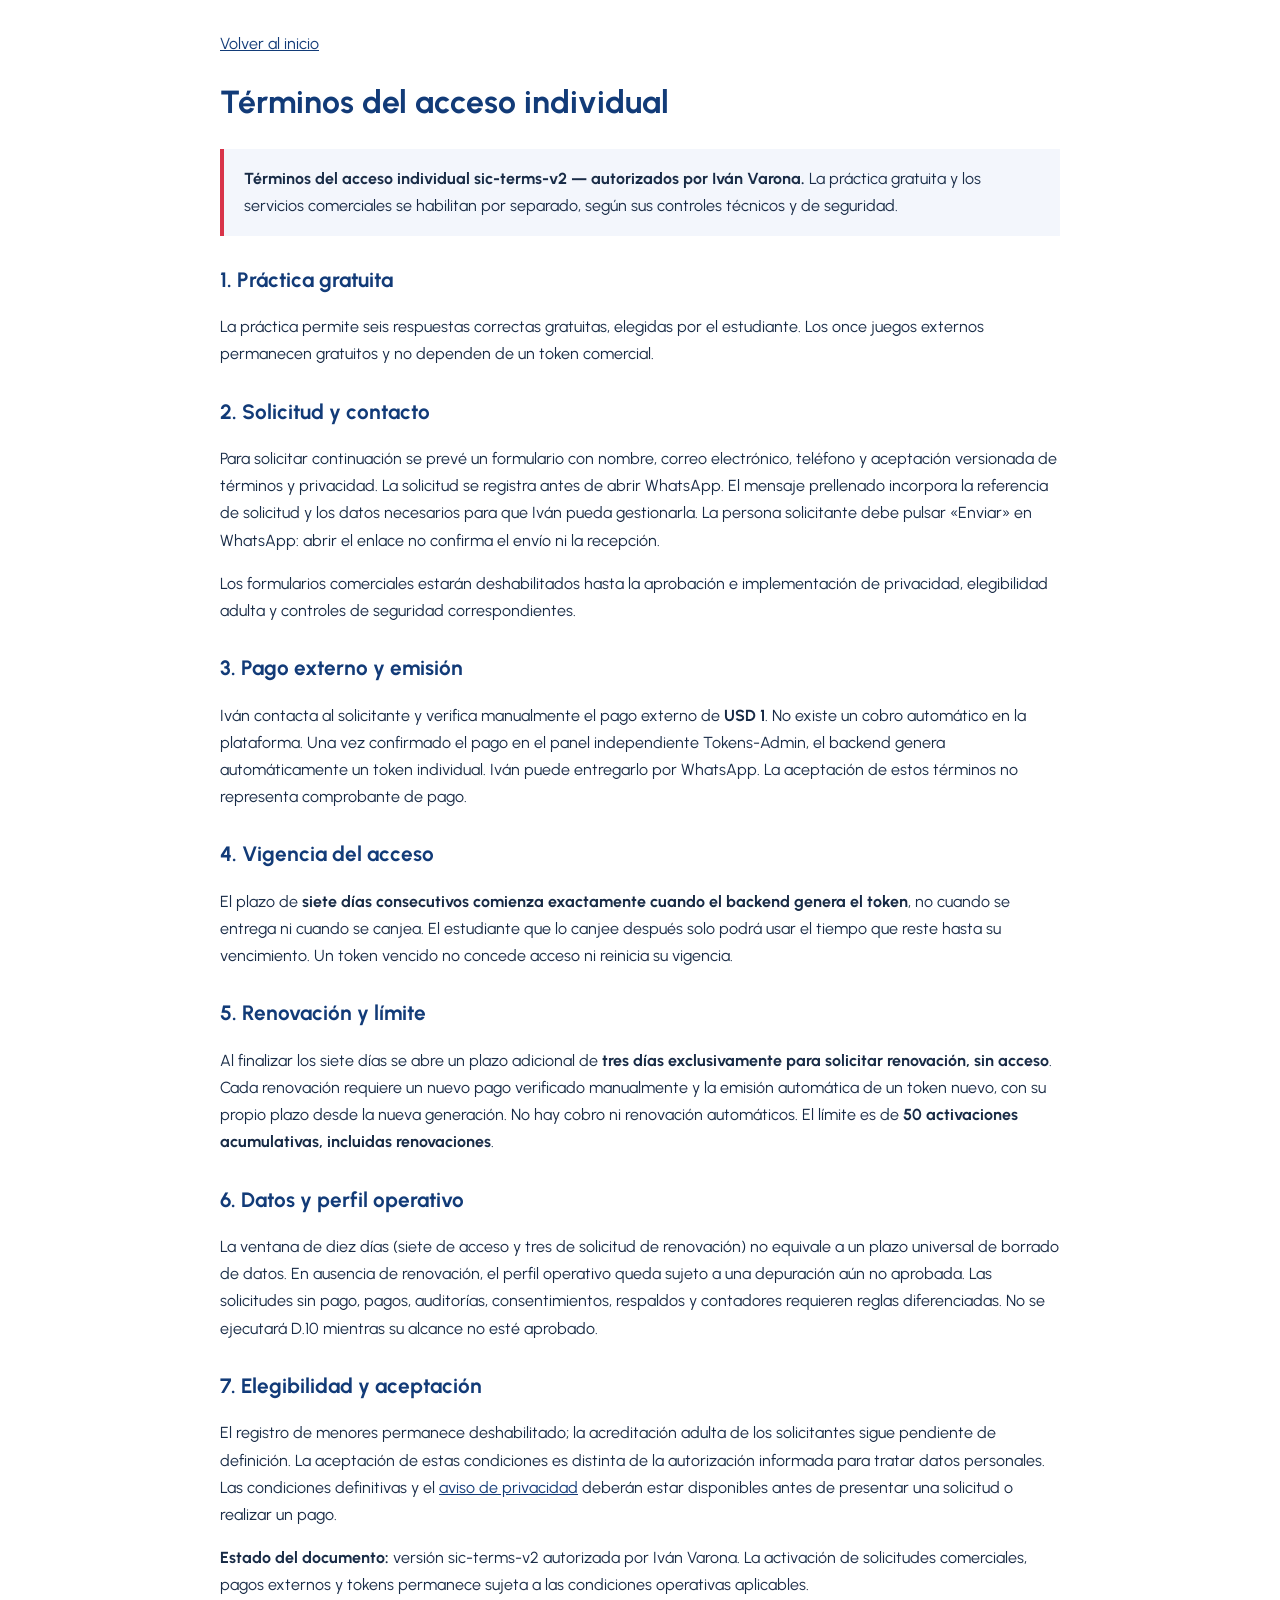
<file: terminos.html>
<!doctype html>
<html lang="es">
<head>
  <meta charset="utf-8">
  <meta name="viewport" content="width=device-width,initial-scale=1">
  <meta name="robots" content="noindex,nofollow">
  <title>Términos de acceso · Say It Correctly</title>
  <link rel="stylesheet" href="home/css/site.css">
  <link rel="stylesheet" href="shared/education.css">
  <style>
    .terms-page{max-width:880px;margin:auto;padding:32px 20px 64px;overflow-wrap:anywhere}
    .terms-page h1,.terms-page h2{color:#123b78}
    .terms-page h2{margin-top:28px;font-size:1.3rem}
    .terms-page p,.terms-page li{line-height:1.7}
    .terms-page a{color:#123b78;text-decoration:underline}
    .terms-page a:focus-visible{outline:3px solid #d83449;outline-offset:4px}
    .status{padding:16px 20px;border-left:4px solid #d83449;background:#f3f6fc}
  </style>
</head>
<body>
<main class="terms-page">
  <a href="home/index.html">Volver al inicio</a>
  <h1>Términos del acceso individual</h1>
  <p class="status"><strong>Términos del acceso individual sic-terms-v2 — autorizados por Iván Varona.</strong> La práctica gratuita y los servicios comerciales se habilitan por separado, según sus controles técnicos y de seguridad.</p>
  <h2>1. Práctica gratuita</h2>
  <p>La práctica permite seis respuestas correctas gratuitas, elegidas por el estudiante. Los once juegos externos permanecen gratuitos y no dependen de un token comercial.</p>
  <h2>2. Solicitud y contacto</h2>
  <p>Para solicitar continuación se prevé un formulario con nombre, correo electrónico, teléfono y aceptación versionada de términos y privacidad. La solicitud se registra antes de abrir WhatsApp. El mensaje prellenado incorpora la referencia de solicitud y los datos necesarios para que Iván pueda gestionarla. La persona solicitante debe pulsar «Enviar» en WhatsApp: abrir el enlace no confirma el envío ni la recepción.</p>
  <p>Los formularios comerciales estarán deshabilitados hasta la aprobación e implementación de privacidad, elegibilidad adulta y controles de seguridad correspondientes.</p>
  <h2>3. Pago externo y emisión</h2>
  <p>Iván contacta al solicitante y verifica manualmente el pago externo de <strong>USD 1</strong>. No existe un cobro automático en la plataforma. Una vez confirmado el pago en el panel independiente Tokens-Admin, el backend genera automáticamente un token individual. Iván puede entregarlo por WhatsApp. La aceptación de estos términos no representa comprobante de pago.</p>
  <h2>4. Vigencia del acceso</h2>
  <p>El plazo de <strong>siete días consecutivos comienza exactamente cuando el backend genera el token</strong>, no cuando se entrega ni cuando se canjea. El estudiante que lo canjee después solo podrá usar el tiempo que reste hasta su vencimiento. Un token vencido no concede acceso ni reinicia su vigencia.</p>
  <h2>5. Renovación y límite</h2>
  <p>Al finalizar los siete días se abre un plazo adicional de <strong>tres días exclusivamente para solicitar renovación, sin acceso</strong>. Cada renovación requiere un nuevo pago verificado manualmente y la emisión automática de un token nuevo, con su propio plazo desde la nueva generación. No hay cobro ni renovación automáticos. El límite es de <strong>50 activaciones acumulativas, incluidas renovaciones</strong>.</p>
  <h2>6. Datos y perfil operativo</h2>
  <p>La ventana de diez días (siete de acceso y tres de solicitud de renovación) no equivale a un plazo universal de borrado de datos. En ausencia de renovación, el perfil operativo queda sujeto a una depuración aún no aprobada. Las solicitudes sin pago, pagos, auditorías, consentimientos, respaldos y contadores requieren reglas diferenciadas. No se ejecutará D.10 mientras su alcance no esté aprobado.</p>
  <h2>7. Elegibilidad y aceptación</h2>
  <p>El registro de menores permanece deshabilitado; la acreditación adulta de los solicitantes sigue pendiente de definición. La aceptación de estas condiciones es distinta de la autorización informada para tratar datos personales. Las condiciones definitivas y el <a href="privacidad.html">aviso de privacidad</a> deberán estar disponibles antes de presentar una solicitud o realizar un pago.</p>
  <p><strong>Estado del documento:</strong> versión sic-terms-v2 autorizada por Iván Varona. La activación de solicitudes comerciales, pagos externos y tokens permanece sujeta a las condiciones operativas aplicables.</p>
</main>
</body>
</html>
</file>
<file: home/css/site.css>
:root{--blue:var(--lxl-blue,#123b78);--red:var(--lxl-red,#D83449);--ink:var(--lxl-ink,#182b46);--muted:var(--lxl-muted,#61718a);--bg:var(--lxl-surface-soft,#f3f6fc);--line:var(--lxl-border,#dfe6f1)}*{box-sizing:border-box}html{scroll-behavior:smooth}body{margin:0;font:16px/1.55 system-ui,-apple-system,Segoe UI,sans-serif;color:var(--ink);background:white}a{color:inherit}button,input,select,textarea{font:inherit}button,a,input,textarea,select{outline-offset:3px}.wrap{width:min(1160px,calc(100% - 36px));margin:auto}.top{background:#eaf0fa;color:#365377;text-align:center;padding:7px;font-size:12px;font-weight:700;letter-spacing:.06em}.header{position:sticky;top:0;background:#fffefef5;backdrop-filter:blur(14px);border-bottom:1px solid var(--line);z-index:20}.nav{display:flex;align-items:center;justify-content:space-between;gap:18px;min-height:76px}.brand{display:flex;align-items:center;gap:10px;text-decoration:none;font-size:20px;font-weight:850;color:var(--blue);letter-spacing:-.7px}.brandmark{width:39px;height:39px;background:var(--blue);border-radius:12px;color:white;display:grid;place-items:center;font-weight:900;font-size:15px}.brand small{display:block;font-size:10px;font-weight:600;color:var(--muted);letter-spacing:0}.links{display:flex;align-items:center;gap:19px}.links a{text-decoration:none;font-size:13px;font-weight:650}.links a:hover{color:var(--red)}.btn{display:inline-flex;justify-content:center;align-items:center;gap:8px;border:0;border-radius:12px;padding:13px 19px;font-weight:750;text-decoration:none;cursor:pointer;transition:transform .15s}.btn:hover{transform:translateY(-2px)}.primary{background:var(--red);color:#fff}.secondary{background:#fff;color:var(--blue);border:1px solid #c9d5e7}.navbtn{background:var(--blue);color:white;font-size:13px;padding:10px 15px}.menu{display:none;background:transparent;border:1px solid var(--line);border-radius:10px;padding:8px 12px}.hero{background:linear-gradient(130deg,#f2f6fd 0%,#fff 65%,#fff1f3 100%);padding:85px 0 90px}.hero-grid{display:grid;grid-template-columns:1.08fr .92fr;gap:55px;align-items:center}.eyebrow{display:inline-block;color:var(--blue);background:#e1eafa;padding:7px 12px;border-radius:100px;font-size:12px;font-weight:800}.hero h1{font-size:clamp(39px,5vw,65px);line-height:1.1;letter-spacing:-2.4px;margin:20px 0}.hero h1 span{color:var(--red)}.hero p{font-size:18px;color:var(--muted);max-width:550px}.actions{display:flex;gap:12px;flex-wrap:wrap;margin:27px 0}.tiny{color:var(--muted);font-size:13px}.illustration{position:relative;min-height:385px;background:linear-gradient(150deg,#123b78,#245eaa);border-radius:30px;padding:30px;box-shadow:0 28px 60px #123b782c;color:#fff;overflow:hidden}.illustration:after{content:'';position:absolute;width:240px;height:240px;border:45px solid #ffffff14;border-radius:50%;right:-120px;bottom:-120px}.illustration h2{font-size:27px;margin:4px 0 20px}.word{background:#fff;color:var(--ink);padding:21px;border-radius:18px;margin:15px 0;box-shadow:0 8px 20px #071a3526}.word b{font-size:24px;color:var(--blue)}.word small{display:block;color:var(--muted)}.pill{display:inline-block;background:#fce5e9;color:#a91f34;padding:5px 10px;border-radius:50px;font-size:12px;font-weight:800}.float{position:absolute;right:22px;bottom:35px;background:#fff;color:var(--blue);border-radius:16px;padding:15px 20px;font-weight:800;box-shadow:0 10px 30px #001e4e40}.section{padding:77px 0}.soft{background:var(--bg)}.section-head{display:flex;justify-content:space-between;gap:20px;align-items:end;margin-bottom:28px}.section h2{font-size:clamp(29px,3.5vw,41px);line-height:1.2;letter-spacing:-1.3px;margin:10px 0}.section p{color:var(--muted)}.kicker{color:var(--red);font-size:12px;letter-spacing:.12em;font-weight:850;text-transform:uppercase}.grid{display:grid;grid-template-columns:repeat(3,1fr);gap:17px}.card{background:#fff;border:1px solid var(--line);border-radius:18px;padding:23px;box-shadow:0 8px 25px #123b7808}.card h3{margin:12px 0 5px;font-size:20px}.card p{font-size:14px;margin:5px 0 18px}.icon{display:grid;place-items:center;background:#e8effa;color:var(--blue);font-size:24px;width:49px;height:49px;border-radius:13px}.card a{color:var(--blue);font-weight:800;text-decoration:none}.levels{display:grid;grid-template-columns:repeat(6,1fr);gap:12px}.level{background:#fff;border:1px solid var(--line);border-radius:15px;padding:22px 12px;text-align:center;text-decoration:none;transition:.2s}.level:hover{border-color:var(--blue);transform:translateY(-3px)}.level strong{display:block;font-size:31px;color:var(--blue)}.level span{font-size:12px;color:var(--muted)}.demo{display:grid;grid-template-columns:1fr 1fr;gap:25px}.panel{border:1px solid var(--line);border-radius:20px;padding:27px;background:white}.panel h3{margin:0 0 12px}.phrase{font-size:34px;font-weight:850;color:var(--blue);margin:15px 0 3px}.choices{display:grid;gap:10px}.choice{border:1px solid #cdd8e9;border-radius:10px;background:white;padding:12px;text-align:left;cursor:pointer}.choice:hover,.choice.selected{border-color:var(--blue);background:#edf3fd}.feedback{min-height:24px;font-size:14px;font-weight:700;margin-top:12px}.search{width:min(420px,100%);padding:12px 15px;border:1px solid #cbd6e5;border-radius:12px}.topics{display:flex;flex-wrap:wrap;gap:9px;margin:15px 0 24px}.chip{border:1px solid #ccd8e9;background:white;border-radius:100px;padding:9px 14px;cursor:pointer}.chip.active{background:var(--blue);color:#fff}.flash{cursor:pointer;min-height:155px}.flash strong{font-size:23px;color:var(--blue)}.banner{background:var(--blue);color:white;border-radius:23px;padding:40px;display:flex;justify-content:space-between;align-items:center;gap:30px}.banner p{color:#e0e9f8}.form{display:grid;gap:12px}.form input,.form select,.form textarea{width:100%;padding:13px;border:1px solid #cbd6e5;border-radius:10px;background:white}.form label{font-size:13px;font-weight:750}.form .btn{justify-self:start}.note{font-size:12px;color:#76521d;background:#fff6df;padding:12px;border-radius:9px}.footer{background:#102b52;color:white;padding:36px 0}.footer a{color:white}.footer .wrap{display:flex;justify-content:space-between;gap:20px;flex-wrap:wrap}.hidden{display:none!important}@media(max-width:900px){.links{display:none;position:absolute;top:100%;left:0;right:0;background:white;box-shadow:0 15px 30px #123b7818;padding:20px;flex-direction:column;align-items:stretch}.links.open{display:flex}.menu{display:block}.hero-grid{grid-template-columns:1fr}.illustration{max-width:560px;width:100%;margin:auto}.levels{grid-template-columns:repeat(3,1fr)}.grid{grid-template-columns:repeat(2,1fr)}}@media(max-width:600px){.brand{font-size:17px}.hero{padding:45px 0}.hero h1{letter-spacing:-1.5px}.illustration{min-height:330px}.grid,.demo{grid-template-columns:1fr}.levels{grid-template-columns:repeat(2,1fr)}.section{padding:52px 0}.section-head{display:block}.banner{display:block;padding:26px}.float{bottom:14px;right:12px}.actions .btn{width:100%}}@media(prefers-reduced-motion:reduce){html{scroll-behavior:auto}*{transition:none!important}}

.locale-picker{display:flex;align-items:center;gap:5px;margin-left:auto}.locale-picker select{padding:9px 7px;background:white;color:var(--blue);border:1px solid #bed0e6;border-radius:10px;max-width:130px;font-size:12px;font-weight:750}
#assessment-note{color:#dbe7fa!important}#assessment-title{margin-top:0}#diagnostico .banner{background:#123b78}
@media(max-width:600px){.nav{gap:7px;min-height:65px}.brand{font-size:14px}.brand small{font-size:8px}.brandmark{width:32px;height:32px;flex-shrink:0}.locale-picker select{max-width:102px;padding:7px 3px;font-size:11px}.menu{font-size:12px;padding:7px}.navbtn{padding:9px}.actions #body-link{width:100%}}
@media(max-width:350px){.brand small{display:none}.brand{font-size:12px}}

#knowledge-test{margin-top:20px}#knowledge-test fieldset{border:1px solid #cbd6e5;border-radius:14px;margin:16px 0;padding:18px;min-width:0}#knowledge-test legend{font-weight:800;color:#123b78}.quiz-option{display:flex;align-items:center;gap:10px;min-height:48px;cursor:pointer}.quiz-option input{width:20px;height:20px}.btn:disabled{opacity:.6;cursor:default}.hero h1{overflow-wrap:anywhere}.nav{flex-wrap:wrap}a[hidden]{display:none!important}
</file>
<file: shared/education.css>
@font-face{font-family:Urbanist;src:url("assets/fonts/Urbanist-VariableFont_wght.ttf") format("truetype");font-style:normal;font-weight:100 900;font-display:swap}
@font-face{font-family:Urbanist;src:url("assets/fonts/Urbanist-Italic-VariableFont_wght.ttf") format("truetype");font-style:italic;font-weight:100 900;font-display:swap}
:root{--learning-font:Urbanist,system-ui,-apple-system,"Segoe UI","Microsoft YaHei","PingFang SC","Noto Sans CJK SC",sans-serif;--learning-blue:var(--lxl-blue,#123b78);--learning-red:var(--lxl-red,#D83449)}body{font-family:var(--learning-font)}[lang="en"],.choose-word,.phrase{font-variant-ligatures:none}button{min-height:44px}.btn{white-space:normal}img{max-width:100%}:lang(zh-CN){font-family:var(--learning-font)}

/* Reusable visual foundations. Keep type scales and component geometry local. */
:root{
 --lxl-blue:#123b78;--lxl-blue-hover:#0e3063;--lxl-red:#D83449;--lxl-red-hover:#bb2338;
 --lxl-white:#fff;--lxl-surface:#fff;--lxl-surface-soft:#f3f6fc;--lxl-surface-selected:#edf3fd;
 --lxl-ink:#182b46;--lxl-muted:#61718a;--lxl-border:#dfe6f1;--lxl-control-border:#61718a;
 --lxl-disabled-bg:#e0e7f1;--lxl-disabled-ink:#465d7a;
 --lxl-radius-control:12px;--lxl-radius-card:20px;--lxl-radius-panel:22px;--lxl-radius-pill:100px;
 --lxl-shadow-card:0 8px 22px #123b7814;--lxl-shadow-hover:0 14px 28px #123b7826;
 --lxl-space-1:4px;--lxl-space-2:8px;--lxl-space-3:12px;--lxl-space-4:16px;--lxl-space-5:20px;--lxl-space-6:24px;
 --lxl-focus:var(--lxl-blue);--lxl-focus-width:3px;--lxl-focus-offset:4px;
 --lxl-font:var(--learning-font);--lxl-weight-semibold:650;--lxl-weight-bold:750;--lxl-weight-heavy:850;
}
</file>
<file: shared/official.css>
/* Scoped additions only; approved exercise/modal/card styles are unchanged. */
.platform-navigation{display:flex;flex-wrap:wrap;gap:8px 16px;padding:16px 0;font-size:14px;line-height:1.5}
.platform-navigation a{display:inline-flex;align-items:center;min-height:44px;padding:6px 8px;overflow-wrap:anywhere;text-underline-offset:4px}
.footer>.platform-navigation{justify-content:center;margin:0 auto;max-width:1160px;padding:12px 16px 0}
#official-programme{scroll-margin-top:90px}
#official-programme h3{font-size:24px;line-height:1.35;margin-top:28px}
.official-chapters{display:grid;grid-template-columns:repeat(2,minmax(0,1fr));gap:12px;margin:20px 0;padding:0;list-style:none;counter-reset:chapter}
.official-chapters li{counter-increment:chapter;position:relative;border:1px solid #dfe6f1;background:#fff;border-radius:14px;padding:16px 16px 16px 50px;min-width:0}
.official-chapters li::before{content:counter(chapter);position:absolute;left:16px;top:18px;font-weight:800;color:#d83449}
.official-chapters a{display:flex;align-items:center;min-height:44px;color:#123b78;font-weight:750;line-height:1.4;overflow-wrap:anywhere}
.official-chapters small{display:block;color:#61718a;margin-top:5px;font-size:12px}
.official-practice{padding:20px;border-radius:18px;background:#eaf1fb;scroll-margin-top:90px}
.official-actions{display:flex;flex-wrap:wrap;gap:12px}
.official-actions a{display:inline-flex;align-items:center;min-height:44px;color:#123b78;font-weight:700}
.official-logo{display:block;object-fit:contain;width:72px;height:auto;max-width:72px;flex-shrink:0;aspect-ratio:217/146}
@media(max-width:900px){.official-logo{width:60px;max-width:60px}}
@media(max-width:600px){.official-logo{width:50px;max-width:50px}}
@media(max-width:350px){.official-logo{width:44px;max-width:44px}}
@media(max-width:600px){.official-chapters{grid-template-columns:minmax(0,1fr)}.platform-navigation{gap:4px 10px}.official-practice{padding:16px}.official-actions{flex-direction:column;gap:4px}}

/* Multipage shell additions; activity geometry/modal styles are untouched. */
#contact-form{scroll-margin-top:14rem;outline-offset:5px}
#contact-form:focus-visible{outline:3px solid #d83449}
.header .navbtn:focus-visible,.hero .illustration>a.float:focus-visible{outline:3px solid #d83449;outline-offset:4px}
.hero .illustration>a.float{text-decoration:none;min-height:44px;display:inline-flex;align-items:center;max-width:calc(100% - 24px);overflow-wrap:anywhere}
.header .links{min-width:0;flex-wrap:wrap}.header .links a{overflow-wrap:anywhere}
.body-site-menu .navbtn{background:#123b78;color:#fff;border-radius:10px}
.footer.site-footer{background:#102b52;color:#e0e9f8;text-align:left;font:14px/1.5 var(--learning-font);padding:16px 0 10px}
.site-footer .site-footer-wrap{width:min(1160px,calc(100% - 36px));margin:auto}
.site-footer .site-footer-grid{display:grid;grid-template-columns:minmax(0,1.3fr) minmax(0,1fr) minmax(0,.8fr);gap:16px 24px;padding-bottom:10px;align-items:start}
.site-footer .site-footer-identity,.site-footer .site-footer-translations,.site-footer .site-footer-navigation{min-width:0}
.site-footer .site-footer-brand{display:flex;align-items:center;gap:12px;text-decoration:none;color:#fff;overflow-wrap:anywhere}
.site-footer .site-footer-brand strong{font-size:16px;letter-spacing:-.3px}
.site-footer .site-footer-logo{display:block;object-fit:contain;flex:none;width:54px;height:auto;aspect-ratio:217/146;border-radius:8px;background:#fff;padding:3px}
.site-footer .site-footer-location{font-size:13px;margin:6px 0 2px;color:#d2dff2}
.site-footer .site-footer-address{font-style:normal;font-size:13px;line-height:1.6;color:#d2dff2;overflow-wrap:anywhere}
.site-footer .site-footer-contacts{margin:6px 0 0}.site-footer .site-footer-contact-row{display:flex;align-items:center;flex-wrap:wrap;gap:0 8px}
.site-footer .site-footer-contacts dt{font-size:12px;color:#bdcee7}.site-footer .site-footer-contacts dd{margin:0;font-size:13px;min-width:0}
.site-footer .site-footer-contacts a{display:inline-flex;align-items:center;min-height:44px;color:#e0e9f8;text-decoration:none}
.site-footer .site-footer-demo{display:block;margin-top:6px;color:#bdcee7;font-size:11px}
.site-footer .site-footer-translations h2,.site-footer .site-footer-navigation h2{font-size:15px;line-height:1.4;margin:0 0 6px;color:#fff;letter-spacing:.02em}
.site-footer .site-footer-translations h2::before,.site-footer .site-footer-navigation h2::before{content:'';display:inline-block;width:3px;height:11px;background:#D83449;border-radius:3px;margin-right:8px}
.site-footer .site-footer-languages{display:flex;flex-wrap:wrap;gap:6px;list-style:none;padding:0;margin:0}
.site-footer .site-footer-languages li{font-size:13px;color:#e0e9f8;border:1px solid #ffffff26;border-radius:8px;padding:5px 9px;overflow-wrap:anywhere;max-width:100%}
.site-footer .site-footer-socials{display:flex;flex-wrap:wrap;gap:8px;list-style:none;margin:8px 0 0;padding:0}
.site-footer .site-footer-socials a{display:grid;place-items:center;min-width:44px;min-height:44px;border:1px solid #ffffff40;border-radius:10px;color:#fff}
.site-footer .site-footer-socials a:hover{background:#ffffff12}
.site-footer .site-footer-social-icon,.site-footer .site-footer-social-icon svg{display:block;width:20px;height:20px}
.site-footer .site-footer-navigation ul{list-style:none;margin:0;padding:0}
.site-footer .site-footer-navigation a{display:inline-flex;align-items:center;min-height:36px;padding:3px 0;color:#d2dff2;text-decoration:none;overflow-wrap:anywhere}
.site-footer a:hover{color:#fff;text-decoration:underline;text-underline-offset:4px}
.site-footer a[aria-current="page"]{color:#fff;text-decoration:underline;text-underline-offset:5px;text-decoration-color:#D83449}
.site-footer .site-footer-bottom{border-top:1px solid #ffffff26;display:flex;align-items:center;gap:8px 20px;flex-wrap:wrap;padding-top:8px;color:#bdcee7}
.site-footer .site-footer-bottom small{font-size:12px}
.site-footer .site-footer-top{margin-left:auto;min-height:44px;background:transparent;color:#fff;border:1px solid #ffffff52;border-radius:10px;padding:8px 13px;font:inherit;cursor:pointer}
.site-footer .site-footer-top:hover{background:#ffffff12}
.site-footer a:focus-visible,.site-footer button:focus-visible{outline:3px solid #ee7484;outline-offset:4px}
.site-footer :is(a,p,small,strong,button,dd,dt){overflow-wrap:anywhere}
@media(max-width:900px){.site-footer .site-footer-grid{grid-template-columns:repeat(2,minmax(0,1fr));gap:14px}.site-footer .site-footer-navigation{grid-column:1/-1}.site-footer .site-footer-navigation ul{display:grid;grid-template-columns:repeat(4,minmax(0,1fr));gap:8px 16px}}
@media(max-width:600px){.footer.site-footer{padding-top:16px}.site-footer .site-footer-grid{grid-template-columns:minmax(0,1fr);gap:14px}.site-footer .site-footer-navigation{grid-column:auto}.site-footer .site-footer-navigation ul{grid-template-columns:repeat(2,minmax(0,1fr))}.site-footer .site-footer-bottom{gap:8px 14px}}
@media(max-width:350px){.site-footer .site-footer-navigation ul{grid-template-columns:minmax(0,1fr)}.site-footer .site-footer-top{margin-left:0}}
#games-hub .game-activity-card{display:flex;flex-direction:column;max-width:520px;margin:24px 0;min-width:0;padding:12px;background:linear-gradient(150deg,#123b78,#245eaa);border:1px solid #123b78;border-radius:22px;box-shadow:0 8px 22px #123b7814;text-decoration:none;transition:transform .18s ease,box-shadow .18s ease}
#games-hub .game-activity-icon{display:grid;place-items:center;width:36px;height:36px;margin:2px 5px 12px;color:white;border-radius:11px;background:#ffffff17}
#games-hub .game-activity-icon svg{width:23px;height:23px;fill:none;stroke:currentColor;stroke-width:1.7;stroke-linecap:round;stroke-linejoin:round}
#games-hub .game-activity-surface{min-width:0;background:#fff;border-radius:14px;padding:18px 19px 20px;overflow-wrap:anywhere}
#games-hub .game-activity-surface::before{content:'';display:block;width:22px;height:3px;background:#d83449;margin-bottom:12px;border-radius:3px}
#games-hub .game-activity-card h3{font-size:20px;line-height:1.3;margin:0 0 8px;color:#123b78}
#games-hub .game-activity-card p{font-size:14px;line-height:1.55;margin:0;color:#52647e}
#games-hub .game-activity-card:hover{transform:translateY(-3px);box-shadow:0 14px 28px #123b7826}
#games-hub .game-activity-card:focus-visible{outline:3px solid #d83449;outline-offset:5px}
@media(prefers-reduced-motion:reduce){#games-hub .game-activity-card{transition:none}#games-hub .game-activity-card:hover{transform:none}}
.page-heading{padding-top:28px}.page-heading h1{color:#123b78;font-size:clamp(28px,4vw,44px);line-height:1.2;overflow-wrap:anywhere}.page-heading a{display:inline-flex;align-items:center;min-height:44px}.resource-card{display:flex;align-items:center;min-height:100px;color:#123b78;font-size:20px;font-weight:750;text-decoration:none}.resource-card:hover{border-color:#123b78}
.body-site-menu summary::after{content:'▾';margin-left:8px}
.links a[aria-current="page"],.platform-navigation a[aria-current="page"]{text-decoration:underline;text-decoration-thickness:3px;text-underline-offset:6px}
.body-site-menu{position:relative;color:#123b78;font-size:13px}.body-site-menu summary{cursor:pointer;min-height:44px;display:flex;align-items:center;padding:8px 12px;border:1px solid #bfcfe3;border-radius:10px}.body-site-menu nav{position:absolute;right:0;top:100%;background:white;border:1px solid #bfcfe3;border-radius:12px;box-shadow:0 10px 30px #123b7826;z-index:45;padding:8px;min-width:190px;max-height:60dvh;overflow-y:auto}.body-site-menu nav a{display:flex;align-items:center;min-height:44px;padding:8px;text-decoration:none}.body-site-menu a[aria-current="page"]{font-weight:850;background:#eaf1fb}
@media(max-width:600px){.page-heading{padding-top:16px}.resource-card{font-size:18px;min-height:80px}}

.header .links a[aria-current="page"]{text-decoration:underline;text-decoration-color:#D83449;text-underline-offset:5px}

/* Shared heading accent; translated copy and heading levels remain unchanged. */
:root{--contrast-blue:#123b78;--contrast-red:#D83449;--contrast-red-small:#c52c40;--contrast-on-dark:#fff;--contrast-red-on-dark:#ffe0e5;--heading-color:var(--contrast-blue);--accent-color:var(--contrast-red)}
:is(.method-cover,.about-cover,.games-hero,.banner,.method-practice,.about-close,.intro,.illustration,.site-footer){--heading-color:var(--contrast-on-dark);--accent-color:var(--contrast-red-on-dark)}
:is(.institutional-banner,.method-chapter-surface,.house-surface,.game-activity-surface,.word){--heading-color:var(--contrast-blue);--accent-color:var(--contrast-red)}
.title-harmony{color:var(--heading-color)}
.title-accent{color:var(--accent-color);white-space:normal}
.kicker{color:var(--contrast-red-small)}
.games-page #house-heading>span:first-child{color:var(--contrast-red-small)}
body .header .brand small{color:#52647e}
body :is(a,button,input,select,textarea,summary):focus-visible{outline:var(--lxl-focus-width) solid var(--lxl-focus);outline-offset:var(--lxl-focus-offset)}

:is(.method-practice,.about-close,.banner,.illustration) .btn.primary,.hero .illustration>a.float{border:1px solid var(--lxl-red)}
.site-footer a[aria-current="page"]{text-decoration-color:var(--contrast-red-on-dark)}
.header .links .navbtn[aria-current="page"]{text-decoration-color:var(--contrast-red-on-dark)}
.site-footer :is(.site-footer-translations,.site-footer-navigation) h2::before{background:var(--contrast-red-on-dark)}
.btn:disabled{opacity:1;background:#e0e7f1;color:#465d7a;cursor:default}
.locale-picker select,#question-form :is(input,select,textarea),#search{border-color:#61718a}
.hero .illustration{padding-bottom:110px}
.hero .illustration>a.float{background:#D83449;color:#fff;bottom:24px;z-index:1;text-align:center}
.hero .illustration>a.float:hover{background:#bb2338;box-shadow:0 12px 28px #001e4e50}
.hero .illustration>a.float:focus-visible{outline:3px solid #fff;outline-offset:4px}
@media(max-width:700px){.hero .illustration{padding-bottom:24px}.hero .illustration>a.float{position:relative;right:auto;bottom:auto;display:flex;width:fit-content;margin:22px 0 0 auto;max-width:100%}}

/* Global responsive shell: shared by all eleven pages. */
body .site-footer .site-footer-translations h2::before,body .site-footer .site-footer-navigation h2::before{background:#D83449!important}
.header:has(>.nav){padding:12px 0 16px}
.header>.nav{min-height:0;min-width:0;gap:10px 16px}
.header .brand{min-width:0}
.header .brand>span{min-width:0;overflow-wrap:anywhere}
.header #menu{min-height:44px;margin:0;font-size:13px}
body .footer.site-footer{padding:12px 0 8px;text-align:left;font-size:13px;line-height:1.5}
body .footer.site-footer .site-footer-grid{gap:8px 16px;padding-bottom:8px}
body .footer.site-footer .site-footer-demo{font-size:12px;line-height:1.5}
body .footer.site-footer .site-footer-navigation a{min-height:44px}
@media(max-width:900px){
 .header>.nav{display:grid;grid-template-columns:minmax(0,1fr) auto;gap:10px 12px}
 .header>.nav>.brand{grid-column:1;grid-row:1}
 .header>.nav>.locale-picker{grid-column:2;grid-row:1;justify-self:end;margin:0;min-width:0}
 .header>.nav>#menu{grid-column:1/-1;grid-row:2;justify-self:start;padding:8px 12px}
 .header>.nav>#links{position:absolute;left:0;top:100%;right:auto;width:min(280px,calc(100vw - 16px));min-width:0;max-width:calc(100vw - 16px);max-height:60dvh;overflow:auto;overscroll-behavior:contain;z-index:60;gap:4px;padding:8px;border:1px solid #bfcfe3;border-radius:12px;box-shadow:0 10px 26px #123b7826}
 .header>.nav>#links a{display:flex;align-items:center;min-height:44px;padding:8px;white-space:normal;overflow-wrap:anywhere}
}
@media(max-width:600px){
 body .footer.site-footer{padding-top:16px}
 body .footer.site-footer .site-footer-grid{grid-template-columns:repeat(2,minmax(0,1fr));gap:12px}
 body .footer.site-footer .site-footer-identity{grid-column:1/-1}
 body .footer.site-footer .site-footer-contacts{display:grid;grid-template-columns:repeat(2,minmax(0,1fr));gap:8px}
 body .footer.site-footer .site-footer-contact-row{display:block;min-width:0}
 body .footer.site-footer .site-footer-navigation{grid-column:auto}
 body .footer.site-footer .site-footer-navigation ul{grid-template-columns:minmax(0,1fr);gap:0}
 body .footer.site-footer .site-footer-languages{gap:6px}
 body .footer.site-footer .site-footer-languages li{padding:4px 6px}
 body .footer.site-footer .site-footer-socials{gap:6px}
 body .footer.site-footer .site-footer-bottom{gap:8px 12px}
 body .footer.site-footer .site-footer-top{margin-left:auto}
}
@media(min-width:430px) and (max-width:600px){body .footer.site-footer .site-footer-navigation ul{grid-template-columns:repeat(2,minmax(0,1fr));gap:0 8px}}

/* Explicit component variants; no activity hit areas, card geometry or type scales. */
:is(.method-cover,.about-cover,.games-hero,.banner,.method-practice,.about-close,.intro,.illustration,.site-footer){--lxl-focus:var(--lxl-white)}
:is(.institutional-banner,.method-chapter-surface,.house-surface,.resource-surface,.word,.dialog){--lxl-focus:var(--lxl-blue)}
body .btn{border-radius:var(--lxl-radius-control);text-decoration:none}
body :is(.btn.primary,.btn-red){--lxl-button-hover:var(--lxl-red-hover);--lxl-button-hover-ink:var(--lxl-white);background:var(--lxl-red);color:var(--lxl-white);border-color:var(--lxl-red)}
body :is(.btn.navbtn,.btn-blue){--lxl-button-hover:var(--lxl-blue-hover);--lxl-button-hover-ink:var(--lxl-white);background:var(--lxl-blue);color:var(--lxl-white);border-color:var(--lxl-blue)}
body :is(.btn.secondary,.btn-white){--lxl-button-hover:var(--lxl-surface-selected);--lxl-button-hover-ink:var(--lxl-blue);--lxl-button-hover-border:var(--lxl-blue);background:var(--lxl-surface);color:var(--lxl-blue);border-color:var(--lxl-control-border)}
body .btn.outline{--lxl-button-hover:var(--lxl-surface-selected);--lxl-button-hover-ink:var(--lxl-blue);--lxl-button-hover-border:var(--lxl-blue);background:transparent;color:var(--lxl-blue);border:1px solid var(--lxl-blue)}
body :is(.banner,.method-practice,.about-close,.intro) .btn.outline{color:var(--lxl-white);border-color:var(--lxl-white)}
body .btn:hover:not(:disabled):not([aria-disabled="true"]){background:var(--lxl-button-hover);color:var(--lxl-button-hover-ink);border-color:var(--lxl-button-hover-border,var(--lxl-button-hover))}
body .btn:active:not(:disabled):not([aria-disabled="true"]){transform:translateY(0);box-shadow:inset 0 2px 4px #071a3526}
body .btn:is(:disabled,[aria-disabled="true"]){opacity:1;background:var(--lxl-disabled-bg);color:var(--lxl-disabled-ink);border-color:var(--lxl-border);cursor:default;transform:none;box-shadow:none}
body :is(.btn,.menu,.site-footer-top,.body-site-menu summary,.locale-picker select,.choice,.chip,.lxl-link):focus-visible{outline:var(--lxl-focus-width) solid var(--lxl-focus);outline-offset:var(--lxl-focus-offset)}
body .header :is(.brand,.navbtn,.menu,.locale-picker select,.body-site-menu summary):focus-visible{outline:var(--lxl-focus-width) solid var(--lxl-blue);outline-offset:var(--lxl-focus-offset)}
body .footer.site-footer :is(a,button):focus-visible{outline:var(--lxl-focus-width) solid var(--lxl-white);outline-offset:var(--lxl-focus-offset)}
body :is(.menu,.body-site-menu summary){border-color:var(--lxl-control-border)}
body :is(.menu,.site-footer-top,.body-site-menu summary):hover{background:var(--lxl-surface-selected);color:var(--lxl-blue)}
body :is(.menu,.site-footer-top,.body-site-menu summary):active{box-shadow:inset 0 2px 4px #071a3526}
body :is(.choice,.chip){border-color:var(--lxl-control-border)}
body .choice:is(:hover,.selected){background:var(--lxl-surface-selected);border-color:var(--lxl-blue)}
body .chip:is(.active,[aria-pressed="true"]){background:var(--lxl-blue);color:var(--lxl-white);border-color:var(--lxl-blue)}
body .chip:hover:not(.active):not([aria-pressed="true"]){background:var(--lxl-surface-selected);border-color:var(--lxl-blue)}
body :is(.choice,.chip):disabled{background:var(--lxl-disabled-bg);color:var(--lxl-disabled-ink);border-color:var(--lxl-border);cursor:default}
.lxl-link{color:var(--lxl-blue);text-underline-offset:4px;text-decoration:underline}
.lxl-link:hover{color:var(--lxl-blue-hover);text-decoration-thickness:2px}
.lxl-link:active{opacity:.85}
</file>
<file: about/about.css>
/* Institutional page only; approved shared components retain their own styles. */
.about-page .about-cover{background:var(--blue);color:#fff;padding:48px 0 52px}
.about-page .about-cover a{color:#fff;display:inline-flex;min-height:44px;align-items:center;text-underline-offset:5px}
.about-page .about-cover h1{font-size:clamp(36px,5vw,58px);line-height:1.12;letter-spacing:-1.4px;margin:16px 0}
.about-page .about-cover p{max-width:680px;color:#e0e9f8;font-size:18px;margin:0}
.about-page .about-brandline{display:block;font-size:12px;font-weight:750;letter-spacing:.08em;margin-top:18px;color:#d2dff2}
.about-page .about-section{padding:48px 0}
.about-page .about-section h2{color:var(--blue);font-size:clamp(26px,3vw,34px);line-height:1.25;margin:0 0 18px;letter-spacing:-.7px}
.about-page .about-pair{display:grid;grid-template-columns:repeat(2,minmax(0,1fr));gap:20px}
.about-page .about-card{background:#fff;border:1px solid var(--line);border-radius:20px;padding:26px;min-width:0;box-shadow:0 8px 22px #123b780d;overflow-wrap:anywhere}
.about-page .about-card::before{content:'';display:block;width:25px;height:3px;background:var(--red);border-radius:3px;margin-bottom:18px}
.about-page .about-card h2,.about-page .about-card h3{font-size:22px;line-height:1.3;color:var(--blue);margin:0 0 12px}
.about-page .about-card p{color:var(--muted);line-height:1.7;margin:0}
.about-page #about-mission{white-space:pre-line}
.about-page .about-social-links{display:flex;flex-wrap:wrap;gap:10px}
.about-page .about-languages+h3{margin-top:24px}
.about-page .about-review{font-size:13px;color:#76521d;background:#fff6df;padding:12px 16px;border-radius:12px;margin:18px 0}
.about-page .about-philosophy{margin-top:20px}
.about-page .about-philosophy p{max-width:850px;margin-bottom:20px}
.about-page .about-team{list-style:none;padding:0;margin:20px 0 0;display:grid;grid-template-columns:repeat(5,minmax(0,1fr));gap:14px}
.about-page .about-team .about-card{padding:20px 16px;box-shadow:0 8px 22px #123b7808}
.about-page .about-team h3{font-size:16px;line-height:1.45;margin-top:16px}
.about-page .about-team p{font-size:13px}
.about-page .about-person{display:grid;place-items:center;width:42px;height:42px;border-radius:12px;background:#e8effa;color:var(--blue);font-weight:750;font-size:13px}
.about-page .about-languages{display:flex;flex-wrap:wrap;list-style:none;padding:0;margin:22px 0 0;gap:10px}
.about-page .about-languages li{padding:10px 16px;border:1px solid var(--line);border-radius:12px;background:#fff;color:var(--blue);font-weight:650}
.about-page .about-details{margin:0}.about-page .about-details div{padding:14px 0;border-bottom:1px solid var(--line)}
.about-page .about-details dt{font-size:13px;font-weight:750;color:var(--muted)}
.about-page .about-details dd{margin:6px 0 0;color:var(--blue);overflow-wrap:anywhere}
.about-page .about-close{background:var(--blue);color:#fff;border-radius:22px;padding:30px;display:flex;justify-content:space-between;align-items:center;gap:24px;margin-top:28px}
.about-page .about-close h2{color:#fff;font-size:26px;margin:0 0 8px}
.about-page .about-close p{color:#e0e9f8;margin:0;max-width:620px}
.about-page .about-close .btn{flex-shrink:0}
.about-page a:focus-visible{outline:3px solid var(--red);outline-offset:5px}
@media(max-width:1000px){.about-page .about-team{grid-template-columns:repeat(3,minmax(0,1fr))}}
@media(max-width:700px){.about-page .about-pair{grid-template-columns:minmax(0,1fr)}.about-page .about-team{grid-template-columns:repeat(2,minmax(0,1fr))}.about-page .about-close{flex-direction:column;align-items:flex-start}.about-page .about-cover{padding:28px 0 36px}.about-page .about-section{padding:34px 0}}
@media(max-width:400px){.about-page .about-team{grid-template-columns:minmax(0,1fr)}.about-page .about-card{padding:21px}.about-page .about-close{padding:24px}.about-page .about-close .btn{width:100%}}
</file>
<file: shared/institutional-banners.css>
/* Scoped to four opt-in pages; the supplied illustrations are never cropped. */
[data-institutional-banner]{--banner-blue:var(--lxl-blue);--banner-red:var(--lxl-red)}
[data-institutional-banner] .institutional-banner{display:grid;grid-template-columns:minmax(0,1.35fr) minmax(0,1fr);align-items:center;gap:28px;padding:28px;border:1px solid #dfe6f1;border-radius:24px;background:linear-gradient(125deg,#fff,#f1f6ff);box-shadow:0 8px 24px #123b780a;color:#182b46}
[data-institutional-banner] .institutional-banner-copy{min-width:0;overflow-wrap:anywhere}
[data-institutional-banner] [data-banner-heading]{font-size:clamp(25px,3.1vw,40px);line-height:1.18;letter-spacing:-.8px;color:var(--banner-blue);margin:0 0 14px}
[data-institutional-banner] [data-banner-heading]::before{content:'';display:block;width:32px;height:4px;background:var(--banner-red);border-radius:4px;margin-bottom:16px}
[data-institutional-banner] .institutional-banner [data-banner-copy]{font-size:16px;line-height:1.65;color:#465d7a;max-width:64ch;margin:0 0 20px}
[data-institutional-banner] [data-banner-cta]{background:var(--banner-blue);color:#fff;min-height:44px;white-space:normal;text-align:center;max-width:100%}
[data-institutional-banner] [data-banner-cta]:focus-visible{outline:var(--lxl-focus-width) solid var(--lxl-blue);outline-offset:var(--lxl-focus-offset)}
[data-institutional-banner] [data-banner-media]{min-width:0;display:flex;flex-direction:column;align-items:center;justify-content:center;gap:14px}
[data-institutional-banner] [data-banner-media]{border:1px solid #D83449;border-radius:18px;background:#fff;box-shadow:0 10px 26px #123b7814;padding:5px;overflow:hidden}
[data-institutional-banner] .institutional-banner-photo{display:block;width:100%;height:auto;max-height:280px;object-fit:contain;object-position:center;border-radius:16px;background:#fff}
/* Home keeps the educational panel in its existing grid; the illustration joins the copy. */
[data-institutional-banner="home"] .institutional-banner{display:flex;flex-direction:column;align-items:stretch;padding:0;border:0;background:none;box-shadow:none;gap:18px}
[data-institutional-banner="home"] [data-banner-heading]{font-size:clamp(34px,4vw,52px)}
[data-institutional-banner="home"] [data-banner-media]{align-items:flex-start}
[data-institutional-banner="home"] .institutional-banner-photo{max-height:210px}
[data-institutional-banner="home"] .actions{margin-top:14px}
/* Method uses a horizontal learning banner inside the approved blue cover. */
[data-institutional-banner="method"] .institutional-banner{border-top:4px solid var(--banner-red)}
[data-institutional-banner="method"] #method-explore{margin:0}
/* About gives the illustrative image its own leading column, away from the real team. */
[data-institutional-banner="about"] .institutional-banner{grid-template-columns:minmax(0,.85fr) minmax(0,1.4fr)}
[data-institutional-banner="about"] [data-banner-media]{grid-column:1;grid-row:1}
[data-institutional-banner="about"] .institutional-banner-copy{grid-column:2;grid-row:1}
/* Contact keeps a compact two-column composition. */
[data-institutional-banner="contact"] .institutional-banner{grid-template-columns:minmax(0,1fr) auto;padding:20px 24px;border-left:4px solid var(--banner-red);box-shadow:none;margin-top:20px}
[data-institutional-banner="contact"] [data-banner-heading]{font-size:clamp(24px,2.6vw,32px)}
[data-institutional-banner="contact"] [data-banner-copy]{margin-bottom:12px;font-size:15px}
@media(max-width:1000px){[data-institutional-banner] .institutional-banner{gap:20px;padding:22px}}
@media(max-width:400px){[data-institutional-banner="contact"] .institutional-banner{grid-template-columns:minmax(0,1fr)}[data-institutional-banner="contact"] [data-banner-media]{align-items:flex-start}}
@media(prefers-reduced-motion:reduce){[data-institutional-banner] [data-banner-cta]{transition:none;transform:none}}

/* Contact banner breathing room: scoped, no absolute offsets or empty spacers. */
[data-institutional-banner="contact"].page-heading{padding-bottom:40px}
@media(max-width:700px){[data-institutional-banner="contact"].page-heading{padding-bottom:28px}}

[data-institutional-banner="contact"] .institutional-banner{grid-template-columns:minmax(0,1.2fr) minmax(0,1fr)}
@media(max-width:700px){[data-institutional-banner] .institutional-banner,[data-institutional-banner="contact"] .institutional-banner{grid-template-columns:minmax(0,1fr);gap:18px;padding:18px}[data-institutional-banner="about"] .institutional-banner-copy,[data-institutional-banner="about"] [data-banner-media]{grid-column:auto;grid-row:auto}[data-institutional-banner="home"] .institutional-banner{padding:0}[data-institutional-banner] .institutional-banner-photo{max-height:240px}}
@media(max-width:400px){[data-institutional-banner] .institutional-banner{gap:14px}}

body [data-institutional-banner] [data-banner-cta]{--lxl-button-hover:var(--lxl-blue-hover);--lxl-button-hover-ink:var(--lxl-white);--lxl-button-hover-border:var(--lxl-blue-hover);background:var(--lxl-blue);color:var(--lxl-white);border-color:var(--lxl-blue)}
</file>
<file: shared/commercial.css>
/* Only the new consent/access forms; approved learning geometry is untouched. */
.sic-commerce-form{display:grid;gap:var(--lxl-space-3,12px)}
.sic-commerce-form label{min-width:0}
.sic-commerce-form input:not([type=checkbox]){width:100%;min-width:0}
.sic-consent{display:flex;flex-wrap:wrap;align-items:flex-start;gap:8px;font-size:13px;grid-column:1/-1}
.sic-consent input[type=checkbox]{width:20px;height:20px;min-width:20px;margin:0}
.sic-consent span{flex:1;min-width:120px}
.sic-consent a{text-decoration:underline;text-underline-offset:4px}
.sic-commerce-form [role=status]{grid-column:1/-1;overflow-wrap:anywhere}


/* SIC TRIAL MODAL V2 — only applies to the free 6-answer identity dialog. */
.dialog.sic-trial-dialog{width:min(930px,100%);padding:clamp(20px,3vw,36px);border:1px solid #dce7f6;border-radius:26px;box-shadow:0 34px 90px #061b3c55;}
.sic-trial-content{min-width:0;}
.sic-trial-content>h2{max-width:760px;margin:7px auto 10px;text-align:center;color:#123b78;font-size:clamp(22px,2.5vw,30px);line-height:1.2;letter-spacing:-.5px;}
.sic-trial-lead{margin:0 auto 20px;max-width:640px;text-align:center;color:#516480;font-size:15px;}
.sic-trial-form{display:grid;grid-template-columns:repeat(2,minmax(0,1fr));gap:16px;margin:0;align-items:stretch;}
.sic-trial-form>[hidden]{display:none!important;}
.sic-trial-panel{min-width:0;display:flex;flex-direction:column;gap:13px;border:1px solid #d7e5f6;border-radius:18px;padding:clamp(16px,2vw,24px);background:linear-gradient(180deg,#fff,#f7faff);}
.sic-trial-panel h3{font-size:clamp(16px,1.55vw,19px);line-height:1.3;color:#123b78;margin:0 0 4px;}
.sic-trial-panel label{display:block;min-width:0;font-size:13px;font-weight:700;color:#172f50;}
.sic-trial-panel input:not([type=checkbox]){width:100%;min-height:47px;margin-top:7px;border:1px solid #b9cde7;border-radius:10px;padding:11px 13px;background:white;color:#17325b;font-size:15px;}
.sic-trial-panel .sic-consent{display:flex;gap:10px;align-items:flex-start;flex-wrap:wrap;}
.sic-trial-panel .sic-consent input[type=checkbox],.sic-trial-panel label:has(input[name=termsAccepted]) input{width:18px;height:18px;flex:0 0 18px;min-width:18px;margin:2px 0;}
.sic-trial-panel label:has(input[name=termsAccepted]){display:flex;flex-wrap:wrap;align-items:center;gap:8px;font-weight:600;}
.sic-trial-panel .btn{width:100%;min-height:48px;margin-top:auto;border-radius:12px;font-weight:750;font-size:14px;white-space:normal;text-align:center;}
.sic-trial-panel .btn-white{background:linear-gradient(115deg,#1657b9,#123b78);color:#fff;border:0;}
.sic-trial-panel .btn-blue{background:linear-gradient(115deg,#1657b9,#123b78);}
.sic-trial-panel [data-sic-code] input{font-size:22px!important;letter-spacing:.18em;text-align:center;font-variant-numeric:tabular-nums;}
.sic-trial-code-note{min-height:72px;padding:16px;background:#eaf2ff;border-radius:12px;color:#214f88!important;margin:6px 0 14px!important;line-height:1.5;}
.sic-trial-panel [role=status]{font-size:13px;min-height:21px;margin:0;overflow-wrap:anywhere;}
.sic-trial-footer{margin:18px 0 0!important;padding:15px 18px;background:#eaf3ff;border-radius:15px;color:#244b7b!important;font-size:13px;text-align:center;}
@media(max-width:700px){.dialog.sic-trial-dialog{padding:20px 16px;border-radius:19px;}.sic-trial-form{grid-template-columns:minmax(0,1fr);gap:12px;}.sic-trial-panel{padding:17px;}.sic-trial-content>h2{text-align:left;font-size:22px;}.sic-trial-lead{text-align:left;font-size:13px;}}
@media(max-width:420px){.dialog.sic-trial-dialog{max-height:calc(100dvh - 16px);}.sic-trial-panel{padding:13px;}}


/* SIC TRIAL MODAL V3 — approved compact two-column layout, no internal scroll on normal desktop. */
.sic-trial-form>:not(.sic-trial-panel){display:none!important;}
@media (min-width:701px){
  .overlay:has(.sic-trial-dialog){padding:12px;}
  .dialog.sic-trial-dialog{width:min(930px,calc(100vw - 40px));padding:clamp(16px,2.7vh,27px) clamp(18px,2.6vw,30px);max-height:min(92dvh,790px);overflow:visible;}
  .sic-trial-content{display:flex!important;flex-direction:column!important;align-items:stretch!important;gap:8px!important;min-width:0;width:100%;}
  .sic-trial-content>h2{font-size:clamp(21px,2.1vw,27px)!important;line-height:1.17!important;text-align:center!important;margin:0 auto!important;max-width:780px;}
  .sic-trial-lead{font-size:13px!important;line-height:1.4;margin:0 auto 6px!important;max-width:690px;text-align:center!important;}
  .sic-trial-form{display:grid!important;grid-template-columns:minmax(0,1fr) minmax(0,1fr)!important;grid-template-rows:auto!important;gap:14px!important;align-items:stretch!important;width:100%!important;margin:0!important;min-width:0;}
  .sic-trial-form>.sic-trial-panel{grid-column:auto!important;grid-row:auto!important;width:auto!important;min-width:0;min-height:0;}
  .sic-trial-panel{padding:clamp(12px,1.6vh,18px)!important;gap:clamp(6px,1vh,11px)!important;}
  .sic-trial-panel h3{font-size:17px!important;margin:0 0 3px!important;}
  .sic-trial-panel label{font-size:12px!important;}
  .sic-trial-panel input:not([type=checkbox]){min-height:40px!important;padding:8px 10px!important;margin-top:4px!important;font-size:13px!important;}
  .sic-trial-panel .btn{min-height:42px!important;padding:9px 10px!important;margin-top:auto!important;}
  .sic-trial-panel .sic-consent{font-size:12px!important;line-height:1.28!important;gap:7px!important;}
  .sic-trial-panel .sic-consent span{min-width:0!important;}
  .sic-trial-panel label:has(input[name=termsAccepted]){font-size:12px!important;line-height:1.3!important;gap:7px!important;}
  .sic-trial-panel [role=status]{min-height:0!important;font-size:12px!important;line-height:1.35!important;}
  .sic-trial-code-note{min-height:0!important;margin:3px 0!important;padding:10px 12px!important;line-height:1.4!important;font-size:12px!important;}
  .sic-trial-footer{margin:4px 0 0!important;padding:7px 10px!important;font-size:11px!important;line-height:1.35!important;}
  .sic-trial-security{margin:4px 0 0!important;text-align:center!important;color:#315c87!important;font-size:12px!important;line-height:1.4!important;}
}
@media (min-width:701px) and (max-height:730px){
  .dialog.sic-trial-dialog{max-height:calc(100dvh - 18px);overflow-y:auto;}
  .sic-trial-panel{padding:10px 13px!important;gap:5px!important;}
  .sic-trial-lead{margin-bottom:0!important;}
}
@media (max-width:700px){
  .overlay:has(.sic-trial-dialog){align-items:flex-start;padding:8px;overflow-y:auto;}
  .dialog.sic-trial-dialog{width:100%;max-width:520px;max-height:none;overflow:visible;margin:auto;}
  .sic-trial-content{display:flex;flex-direction:column;gap:8px;min-width:0;}
  .sic-trial-content>h2{font-size:clamp(19px,5vw,24px)!important;margin:0!important;line-height:1.22!important;text-align:center!important;}
  .sic-trial-lead{font-size:12px!important;text-align:center!important;margin:0 0 3px!important;}
  .sic-trial-form{display:grid!important;grid-template-columns:minmax(0,1fr)!important;gap:9px!important;margin:0!important;}
  .sic-trial-form>.sic-trial-panel{min-width:0;grid-column:1!important;}
  .sic-trial-panel{padding:13px!important;gap:9px!important;}
  .sic-trial-step-two{display:none!important;}
  .sic-trial-code-sent .sic-trial-step-one{display:none!important;}
  .sic-trial-code-sent .sic-trial-step-two{display:flex!important;}
  .sic-trial-footer{font-size:11px!important;margin:3px 0 0!important;padding:9px!important;}
  .sic-trial-security{margin:4px 0!important;text-align:center;color:#315c87;font-size:11px!important;}
}
@media(prefers-reduced-motion:reduce){.sic-trial-dialog *{scroll-behavior:auto!important;}}

/* SIC: post-six access request; separate from the free-trial security prompt. */
.sic-postsix-form{display:grid;grid-template-columns:repeat(2,minmax(0,1fr));gap:12px}
.sic-postsix-form label{display:grid;gap:5px;font-size:13px;font-weight:700;min-width:0}
.sic-postsix-form label:first-child,.sic-postsix-form label:nth-child(3),.sic-postsix-form label:nth-child(4),.sic-postsix-consent,.sic-postsix-form>div,.sic-postsix-form>button,.sic-postsix-form>[role=status]{grid-column:1/-1}
.sic-postsix-form input:not([type=checkbox]),.sic-postsix-form textarea{min-width:0;width:100%;padding:11px;border:1px solid #bcd0e7;border-radius:10px;font:inherit}
.sic-postsix-consent{display:flex!important;align-items:flex-start;gap:9px}.sic-postsix-consent input{flex:none;margin-top:4px}.sic-postsix-form .btn{width:100%}
.sic-free-captcha{min-height:60px}.sic-postsix-form [role=status]{font-size:13px}
@media(max-width:520px){.sic-postsix-form{grid-template-columns:1fr}.sic-postsix-form>*{grid-column:1!important}}

/* SIC POST SIX V4 — Formulario aprobado, dos columnas compactas en escritorio */
.overlay:has(.sic-request-content){padding:12px;align-items:center;overflow-y:auto;}
.overlay:has(.sic-request-content) .dialog{width:min(850px,calc(100vw - 24px));padding:clamp(16px,2.2vh,25px) clamp(18px,3vw,30px);max-height:none;overflow:visible;}
.sic-request-content{display:flex;flex-direction:column;gap:7px;min-width:0;}
.sic-request-content>h2{margin:0 36px 0 0;font-size:clamp(20px,2vw,27px);line-height:1.15;}
.sic-request-content .sic-request-intro{margin:0;font-size:13px;line-height:1.4;max-width:760px;}
.sic-request-progress{display:flex;align-items:center;justify-content:space-between;padding:7px 12px;border-radius:12px;background:#ebf5ff;color:#123b78;font-size:12px;}
.sic-request-progress strong{color:#187547;font-size:15px;}
.sic-request-content .sic-postsix-form{display:grid;grid-template-columns:repeat(2,minmax(0,1fr));gap:9px 14px;margin:0;align-items:start;}
.sic-request-content .sic-postsix-form>label{display:flex;flex-direction:column;gap:4px;min-width:0;font-weight:700;font-size:12px;grid-column:auto;}
.sic-request-content .sic-postsix-form>label.sic-postsix-email,.sic-request-content .sic-postsix-form>label.sic-postsix-message{grid-column:1/-1;}
.sic-request-content .sic-postsix-form input:not([type=checkbox]),.sic-request-content .sic-postsix-form textarea{width:100%;min-width:0;min-height:38px;margin:0;border:1px solid #bcd0e7;border-radius:9px;padding:8px 11px;font:inherit;font-size:13px;}
.sic-request-content .sic-postsix-form textarea{min-height:58px;max-height:100px;resize:vertical;line-height:1.35;}
.sic-postsix-legal,.sic-postsix-captcha,.sic-postsix-actions,.sic-request-status{grid-column:1/-1;}
.sic-postsix-legal{display:flex;flex-wrap:wrap;gap:5px 24px;font-size:12px;}
.sic-postsix-legal label{display:flex;align-items:flex-start;gap:7px;min-width:0;}
.sic-postsix-legal input{margin:2px 0 0;flex:none;width:16px;height:16px;}
.sic-postsix-legal a{text-decoration:underline;text-underline-offset:2px;}
.sic-postsix-captcha{min-height:40px;}
.sic-postsix-actions{display:grid;grid-template-columns:repeat(2,minmax(0,1fr));gap:10px;}
.sic-postsix-actions .btn{min-height:42px;margin:0;padding:9px 10px;width:100%;font-size:13px;}
.sic-whatsapp-link[aria-disabled=true]{opacity:.48;pointer-events:none;cursor:not-allowed;background:#e9eef6;}
.sic-request-content .sic-request-status{font-size:12px;line-height:1.4;margin:0;color:#355476;}
@media(min-width:701px) and (max-height:710px){.overlay:has(.sic-request-content){align-items:flex-start;}.overlay:has(.sic-request-content) .dialog{margin:auto;}}
@media(max-width:700px){.overlay:has(.sic-request-content){align-items:flex-start;padding:8px;}.overlay:has(.sic-request-content) .dialog{margin:auto;width:min(100%,560px);max-height:none;overflow:visible;padding:18px;}.sic-request-content .sic-postsix-form{grid-template-columns:1fr;gap:10px;}.sic-request-content .sic-postsix-form>*{grid-column:1/-1!important;}.sic-postsix-legal{display:grid;gap:8px;}}
@media(max-width:380px){.sic-postsix-actions{grid-template-columns:1fr;}}
/* Inicio gratuito: una sola columna útil, sin espacio en blanco permanente */
.overlay:has(.sic-free-captcha) .dialog{width:min(500px,calc(100vw - 24px));max-height:none;overflow:visible;padding:clamp(18px,3vh,28px);}
.overlay:has(.sic-free-captcha) #dialog-content{display:flex;flex-direction:column;gap:11px;}
.overlay:has(.sic-free-captcha) #dialog-content>h2{font-size:clamp(21px,2.2vw,26px);line-height:1.2;margin:0 22px 0 0;}
.overlay:has(.sic-free-captcha) #dialog-content>p{margin:0;font-size:13px;}
.overlay:has(.sic-free-captcha) #dialog-content>button{width:100%;min-height:44px;margin:0;}
@media(max-height:560px){.overlay:has(.sic-free-captcha),.overlay:has(.sic-request-content){align-items:flex-start;}}


/* SIC ACCESS MODAL V5 — solicitud y canje separados */
.overlay:has(.sic-access-dialog){align-items:flex-start;overflow-y:auto;padding:clamp(8px,2vh,22px)}
.dialog.sic-access-dialog{width:min(960px,calc(100vw - 24px));max-height:none;overflow:visible;margin:auto;padding:clamp(18px,2.5vw,30px);border:1px solid #d8e4f4;border-radius:24px;box-shadow:0 24px 70px #09275255}
.sic-access-content{min-width:0;display:flex;flex-direction:column;gap:14px}
.sic-access-content>h2{font-size:clamp(23px,2.8vw,31px);margin:0 36px 0 0;color:#123b78}
.sic-access-modes{display:flex;flex-wrap:wrap;gap:9px}
.sic-access-mode{border:1px solid #c1d2e8;border-radius:11px;background:#fff;color:#123b78;font:inherit;font-weight:800;padding:11px 17px;cursor:pointer}
.sic-access-mode[aria-pressed=true]{background:#123b78;color:#fff;border-color:#123b78}
.sic-access-mode:focus-visible{outline:3px solid #d83449;outline-offset:3px}
.sic-commerce-form.sic-access-layout{display:grid;grid-template-columns:repeat(2,minmax(0,1fr));gap:16px;margin:0;align-items:stretch}
.sic-access-pane{display:flex;flex-direction:column;min-width:0;gap:12px;border:1px solid #d8e4f4;border-radius:18px;background:#fff;padding:20px}
.sic-access-aside{background:#f6f9ff}
.sic-access-pane h3{margin:0;color:#123b78;font-size:18px;line-height:1.3}
.sic-access-pane label{display:block;min-width:0;font-size:13px;font-weight:700;color:#193b6a}
.sic-access-pane label:has(input[type=checkbox]){display:flex;align-items:flex-start;gap:8px;flex-wrap:wrap;font-size:12px;line-height:1.4}
.sic-access-pane label:has(input[type=checkbox]) input{width:18px;min-width:18px;height:18px;margin:1px 0 0}
.sic-access-pane label:has(input[type=checkbox]) a{display:inline;color:#123b78;text-decoration:underline}
.sic-access-pane input:not([type=checkbox]){display:block;width:100%;min-height:43px;margin-top:5px;padding:9px 11px;border:1px solid #c1d1e6;border-radius:10px;background:#fff;font:inherit;font-size:14px}
.sic-access-help{margin:0!important;color:#516784!important;font-size:12px;line-height:1.5}
.sic-access-info{background:#e9f1fd;border-radius:12px;padding:12px 14px;color:#123b78;font-size:13px;line-height:1.4}
.sic-access-info p{margin:5px 0 0;font-size:12px;line-height:1.5;color:#385474}
.sic-access-actions,.sic-access-code{display:grid;gap:9px}
.sic-access-pane .btn{width:100%;min-height:44px;margin:0;font-size:14px}
.sic-access-pane [role=status]{margin:0;font-size:13px;overflow-wrap:anywhere;color:#153e75}
.sic-access-pane [role=status]:empty,.sic-access-pane [role=status][hidden]{display:none!important}
.sic-access-pane [role=status][data-sic-error=true]{padding:10px 12px;background:#fff1f1;border:1px solid #edbfc4;border-radius:9px;color:#8f2435}
.sic-access-content[data-sic-mode=token] .sic-access-request{gap:13px}
.sic-access-content[data-sic-mode=request] .sic-access-aside label[hidden]{display:none!important}
.sic-access-pane [hidden]{display:none!important}
@media(max-width:700px){
 .overlay:has(.sic-access-dialog){padding:8px;align-items:flex-start}
 .dialog.sic-access-dialog{width:100%;max-width:540px;margin:auto;padding:18px 14px;max-height:none;overflow:visible;border-radius:18px}
 .sic-commerce-form.sic-access-layout{grid-template-columns:minmax(0,1fr);gap:11px}
 .sic-access-pane{padding:15px;gap:11px}
 .sic-access-content>h2{font-size:24px}
 .sic-access-modes{display:grid;grid-template-columns:repeat(2,minmax(0,1fr))}
 .sic-access-mode{padding:10px 7px;font-size:12px}
}
@media(prefers-reduced-motion:reduce){.sic-access-mode{transition:none}}
</file>
<file: games/games.css>
/* Access catalogue only. The approved local body activity keeps its shared styles. */
.games-page #games-hub{padding-bottom:28px}
.games-page .house-section{padding:40px 0 48px}
.games-page .house-heading{font-size:clamp(26px,3vw,34px);line-height:1.3;color:var(--blue);letter-spacing:-.7px;margin:0 0 16px;overflow-wrap:anywhere}
.games-page .house-heading span:first-child{display:block;font-size:12px;letter-spacing:.1em;color:var(--red);margin-bottom:8px}
.games-page .house-note{color:var(--muted);font-size:14px;line-height:1.7;max-width:820px;margin:0 0 24px}
.games-page .house-grid{display:grid;grid-template-columns:repeat(3,minmax(0,1fr));list-style:none;gap:18px;padding:0;margin:0}
.games-page .house-grid li{display:flex;min-width:0}
.games-page .house-card{width:100%;min-width:0;display:flex;flex-direction:column;background:var(--blue);border:1px solid var(--blue);border-radius:var(--lxl-radius-card);padding:12px;box-shadow:var(--lxl-shadow-card);text-decoration:none;transition:transform .18s ease,box-shadow .18s ease}
.games-page .house-card-top{display:flex;justify-content:space-between;align-items:center;padding:3px 6px 13px;color:#fff;gap:12px}
.games-page .house-number{font-size:12px;font-weight:750;letter-spacing:.12em;color:#e0e9f8}
.games-page .house-icon{display:grid;place-items:center;width:32px;height:32px;background:#ffffff17;border-radius:10px}
.games-page .house-icon svg{width:21px;height:21px;fill:none;stroke:currentColor;stroke-width:1.7;stroke-linecap:round;stroke-linejoin:round}
.games-page .house-surface{background:#fff;border-radius:12px;min-width:0;flex:1;padding:18px;overflow-wrap:anywhere}
.games-page .house-surface::before{content:'';display:block;width:22px;height:3px;background:var(--red);border-radius:3px;margin-bottom:12px}
.games-page .house-card h3{font-size:20px;color:var(--blue);line-height:1.4;margin:0}
.games-page .house-card:hover{transform:translateY(-3px);box-shadow:var(--lxl-shadow-hover)}
.games-page .house-card:focus-visible{outline:3px solid var(--red);outline-offset:5px}
@media(max-width:900px){.games-page .house-grid{grid-template-columns:repeat(2,minmax(0,1fr))}}
@media(max-width:600px){.games-page .house-grid{grid-template-columns:minmax(0,1fr)}.games-page .house-section{padding:28px 0 36px}}
@media(prefers-reduced-motion:reduce){.games-page .house-card{transition:none}.games-page .house-card:hover{transform:none}}
</file>
<file: games/games-top.css>
/* Upper Games page only. No selector reaches the approved House Items catalogue. */
.games-hero{background:var(--blue);color:#fff;padding:32px 0 38px}
.games-hero .games-hero-label{display:block;font-size:12px;font-weight:750;letter-spacing:.1em;color:#d2dff2;margin-bottom:12px}
.games-hero h1{font-size:clamp(32px,4.5vw,48px);line-height:1.15;letter-spacing:-1px;margin:0 0 16px}
.games-hero p{font-size:18px;line-height:1.6;max-width:740px;color:#e0e9f8;margin:0 0 22px}
.games-hero a:focus-visible{outline:3px solid #fff;outline-offset:5px}
#games-hub.games-featured{padding:32px 0 28px}
.games-featured .games-featured-layout{display:grid;grid-template-columns:minmax(0,.9fr) minmax(0,1.1fr);gap:30px;align-items:center;border:1px solid var(--line);border-radius:22px;background:#fff;padding:24px;box-shadow:0 8px 22px #123b780d}
.games-featured .games-featured-visual{display:flex;flex-direction:column;align-items:center;justify-content:center;gap:18px;min-width:0;background:var(--blue);border-radius:16px;padding:24px;color:#fff}
.games-featured .games-featured-visual svg{width:92px;height:92px;fill:none;stroke:currentColor;stroke-width:1.5;stroke-linecap:round;stroke-linejoin:round}
.games-featured .games-featured-words{display:flex;flex-wrap:wrap;justify-content:center;gap:8px}
.games-featured .games-featured-words span{background:#fff;border-radius:9px;padding:7px 12px;color:var(--blue);font-size:13px;font-weight:750}
.games-featured .games-featured-content{min-width:0;overflow-wrap:anywhere}
.games-featured .games-featured-count{display:inline-block;background:#fce5e9;color:#a91f34;border-radius:50px;padding:5px 11px;font-size:12px;font-weight:750}
.games-featured h2{font-size:clamp(25px,3vw,34px);line-height:1.25;letter-spacing:-.7px;margin:14px 0;color:var(--blue)}
.games-featured p{font-size:16px;line-height:1.7;color:var(--muted);margin:0 0 20px}
.games-featured .btn{min-height:44px;white-space:normal;max-width:100%}
.games-featured a:focus-visible{outline:3px solid var(--red);outline-offset:5px}
@media(max-width:700px){.games-hero{padding:28px 0 32px}.games-hero h1{font-size:clamp(30px,7vw,40px)}.games-featured .games-featured-layout{grid-template-columns:minmax(0,1fr);padding:20px;gap:22px}.games-featured .games-featured-visual{padding:20px;gap:14px}.games-featured .games-featured-visual svg{width:72px;height:72px}}
@media(max-width:400px){.games-featured .btn{width:100%}.games-featured .games-featured-layout{padding:16px}}
</file>
<file: home/css/resources.css>
/* Home resource access only; the approved sample lesson and exercise are untouched. */
#resource-hub .resource-intro{max-width:720px;margin-bottom:28px}
#resource-hub .resource-grid{display:grid;grid-template-columns:repeat(4,minmax(0,1fr));gap:20px}
#resource-hub .resource-card{display:flex;flex-direction:column;align-items:stretch;min-width:0;min-height:0;padding:12px;background:var(--lxl-blue);border:1px solid var(--lxl-blue);border-radius:var(--lxl-radius-card);box-shadow:var(--lxl-shadow-card);color:var(--ink);text-decoration:none;transition:transform .18s ease,box-shadow .18s ease}
#resource-hub .resource-card-top{display:flex;align-items:center;justify-content:space-between;padding:2px 5px 12px;gap:12px;color:#fff}
#resource-hub .resource-icon{display:grid;place-items:center;flex-shrink:0;width:36px;height:36px;border-radius:11px;background:#ffffff17}
#resource-hub .resource-icon svg{display:block;width:23px;height:23px;fill:none;stroke:currentColor;stroke-width:1.7;stroke-linecap:round;stroke-linejoin:round}
#resource-hub .resource-number{font-size:12px;line-height:1;font-weight:750;letter-spacing:.12em;color:#e0e9f8}
#resource-hub .resource-surface{flex:1;min-width:0;padding:18px 19px 20px;background:#fff;border-radius:14px;box-shadow:0 3px 10px #071a3512;overflow-wrap:anywhere}
#resource-hub .resource-surface::before{content:'';display:block;width:22px;height:3px;margin-bottom:12px;background:var(--red);border-radius:3px}
#resource-hub .resource-card h3{font-size:20px;line-height:1.3;margin:0 0 8px;letter-spacing:-.35px;color:var(--blue)}
#resource-hub .resource-card p{font-size:14px;line-height:1.55;font-weight:400;margin:0;color:#52647e}
#resource-hub .resource-card:hover{transform:translateY(-3px);box-shadow:var(--lxl-shadow-hover)}
#resource-hub .resource-card:focus-visible{outline:3px solid var(--red);outline-offset:5px;box-shadow:0 0 0 2px #fff,0 14px 28px #123b7826}
@media(max-width:1100px){#resource-hub .resource-grid{grid-template-columns:repeat(2,minmax(0,1fr));gap:17px}}
@media(max-width:600px){#resource-hub .resource-grid{grid-template-columns:minmax(0,1fr);gap:14px}#resource-hub .resource-card{padding:10px;border-radius:19px}#resource-hub .resource-card-top{padding-bottom:9px}#resource-hub .resource-surface{padding:15px 17px 17px}#resource-hub .resource-card h3{font-size:19px}}
@media(prefers-reduced-motion:reduce){#resource-hub .resource-card{transition:none}#resource-hub .resource-card:hover{transform:none}}
</file>
<file: shared/sic-token-quick.css>
/* CTA del token — identidad visual Say It Correctly */
.sic-token-quick{
  display:flex;
  align-items:flex-start;
  margin-top:18px;
}
.sic-token-quick__button{
  display:inline-flex;
  align-items:center;
  justify-content:center;
  min-height:54px;
  max-width:100%;
  padding:15px 22px;
  border:0;
  border-radius:16px;
  background:#e3324d;
  color:#fff!important;
  font-family:inherit;
  font-size:1rem;
  font-weight:800;
  text-align:center;
  text-decoration:none;
  box-shadow:0 10px 30px rgba(0,30,78,.23);
  transition:transform .15s ease,box-shadow .15s ease,background-color .15s ease;
}
.sic-token-quick__button:hover{
  background:#cf2943;
  transform:translateY(-2px);
  box-shadow:0 13px 32px rgba(0,30,78,.28);
}
.sic-token-quick__button:focus-visible{
  outline:3px solid #123b78;
  outline-offset:4px;
}
.sic-token-quick__button:active{
  transform:translateY(0);
}
@media(max-width:560px){
  .sic-token-quick__button{
    width:100%;
    font-size:1rem;
  }
}
@media(prefers-reduced-motion:reduce){
  .sic-token-quick__button{transition:none}
  .sic-token-quick__button:hover{transform:none}
}


/* SIC HOME — espaciado uniforme */
[data-institutional-banner="home"] .actions {
  margin: 14px 0 0;
}

[data-institutional-banner="home"] .sic-token-quick {
  margin-top: 14px;
}

[data-institutional-banner="home"] .institutional-banner {
  gap: 14px;
}
</file>
<file: level-test/test-video.css>
/* Assessment-only audiovisual support. Existing questions and banner are unchanged. */
.assessment-page .assessment-layout{display:grid;grid-template-columns:repeat(2,minmax(0,1fr));gap:24px;align-items:start;margin-top:24px}
.assessment-page .assessment-start{min-width:0;border-radius:22px;box-shadow:0 8px 22px #123b780d}
.assessment-page .assessment-start h2{font-size:25px;line-height:1.3;letter-spacing:-.5px;color:var(--blue);margin:0 0 14px}
.assessment-page .assessment-start p{font-size:14px;line-height:1.7}
.assessment-page .assessment-start #knowledge-test{border:0;padding:0;background:transparent;box-shadow:none}
.assessment-page .assessment-video .assessment-original-title{font-size:12px;color:var(--muted)}
.assessment-page .assessment-layout #knowledge-test{margin-top:0;min-width:0}
.assessment-page .assessment-video{background:#fff;border:1px solid var(--line);border-radius:22px;padding:24px;box-shadow:0 8px 22px #123b780d;min-width:0;overflow-wrap:anywhere}
.assessment-page .assessment-video::before{content:'';display:block;width:24px;height:3px;background:var(--red);border-radius:3px;margin-bottom:18px}
.assessment-page .assessment-video h2{font-size:25px;line-height:1.3;letter-spacing:-.5px;color:var(--blue);margin:0 0 14px}
.assessment-page .assessment-video h3{font-size:18px;line-height:1.45;color:var(--blue);margin:0 0 12px}
.assessment-page .assessment-video p{font-size:14px;line-height:1.7;margin:0 0 16px}
.assessment-page .assessment-video-actions{display:flex;flex-wrap:wrap;gap:10px}
.assessment-page .assessment-video-actions .btn{white-space:normal;max-width:100%;min-height:44px}
.assessment-page .assessment-video [hidden]{display:none!important}
.assessment-page .assessment-video-slot{position:relative;aspect-ratio:16/9;width:100%;overflow:hidden;background:var(--blue);border-radius:14px;margin-bottom:18px}
.assessment-page .assessment-video-slot iframe{position:absolute;inset:0;width:100%;height:100%;border:0}
.assessment-page .assessment-video .assessment-video-status{margin:16px 0 0;font-size:13px;color:var(--muted)}
.assessment-page .assessment-video :is(a,button,iframe):focus-visible{outline:3px solid var(--red);outline-offset:5px}
@media(max-width:900px){.assessment-page .assessment-layout{grid-template-columns:minmax(0,1fr)}.assessment-page .assessment-video{max-width:100%}}
@media(max-width:500px){.assessment-page .assessment-video{padding:20px}.assessment-page .assessment-video-actions .btn{width:100%}}
</file>
<file: method/method.css>
/* Method only: the same colors, surfaces and spacing used by Home and About. */
.method-page .method-cover{background:var(--blue);color:#fff;padding:48px 0 52px}
.method-page .method-cover .method-home{display:inline-flex;align-items:center;min-height:44px;color:#fff;text-underline-offset:5px}
.method-page .method-cover h1{font-size:clamp(36px,5vw,58px);line-height:1.12;letter-spacing:-1.4px;margin:16px 0}
.method-page .method-cover p{max-width:720px;font-size:18px;color:#e0e9f8;margin:0 0 24px}
.method-page .method-intro{max-width:900px;margin-bottom:28px}
.method-page .method-intro h2,.method-page .method-process h2{font-size:clamp(26px,3vw,34px);line-height:1.25;color:var(--blue);letter-spacing:-.7px;margin:0 0 16px}
.method-page .method-intro p{line-height:1.7;margin:0 0 16px}
.method-page .method-pillars{display:grid;grid-template-columns:repeat(3,minmax(0,1fr));gap:20px}
.method-page .method-pillar{min-width:0;border-radius:var(--lxl-radius-card);padding:26px;box-shadow:0 8px 22px #123b780d;overflow-wrap:anywhere}
.method-page .method-icon{display:grid;place-items:center;width:42px;height:42px;border-radius:12px;background:#e8effa;color:var(--blue);margin-bottom:18px}
.method-page .method-icon svg{width:24px;height:24px;fill:none;stroke:currentColor;stroke-width:1.7;stroke-linecap:round;stroke-linejoin:round}
.method-page #official-programme .method-pillar h3{color:var(--blue);font-size:21px;line-height:1.3;margin:0 0 10px}
.method-page .method-pillar p{line-height:1.7;margin:0;font-size:14px}
.method-page .method-process{margin-top:40px;padding:28px;background:#fff;border:1px solid var(--line);border-radius:22px}
.method-page .method-steps{list-style:none;display:grid;grid-template-columns:repeat(3,minmax(0,1fr));gap:24px;margin:24px 0 0;padding:0}
.method-page .method-steps li{min-width:0;overflow-wrap:anywhere}
.method-page .method-step-number{display:grid;place-items:center;width:36px;height:36px;background:var(--blue);border-radius:11px;color:white;font-size:13px;font-weight:750;margin-bottom:14px}
.method-page #official-programme .method-steps h3{font-size:18px;color:var(--blue);margin:0 0 8px;line-height:1.4}
.method-page .method-steps p{font-size:14px;line-height:1.7;margin:0}
.method-page #method-chapters{scroll-margin-top:14rem;margin-top:40px}
.method-page #official-programme-title{font-size:clamp(26px,3vw,34px);line-height:1.25;margin:0 0 12px;color:var(--blue)}
.method-page .method-catalog{grid-template-columns:repeat(3,minmax(0,1fr));gap:18px}
.method-page .method-catalog li{display:flex;padding:0;background:transparent;border:0;border-radius:0;min-width:0}
.method-page .method-catalog li::before{content:none}
.method-page .method-catalog li.method-chapter-group{flex-direction:column;gap:var(--lxl-space-2);padding:var(--lxl-space-3);background:var(--lxl-blue);border:1px solid var(--lxl-blue);border-radius:var(--lxl-radius-card);box-shadow:var(--lxl-shadow-card);--lxl-focus:var(--lxl-white)}
.method-page .method-chapter-group .method-chapter{flex:1;padding:0;border:0;box-shadow:none;transform:none}
.method-page .method-catalog .method-chapter-extra{color:var(--lxl-white);min-height:44px;padding:6px 19px;border-radius:var(--lxl-radius-control);text-decoration:underline;text-underline-offset:4px}
.method-page .method-chapter-extra:hover{background:#ffffff17;text-decoration-thickness:2px}
.method-page .method-chapter-extra:focus-visible{outline-color:var(--lxl-white)}
.method-page .method-chapter-group .method-chapter:focus-visible{outline-color:var(--lxl-white)}
.method-page .method-chapter-group:hover{box-shadow:var(--lxl-shadow-hover)}
.method-page .method-chapter{display:flex;flex-direction:column;align-items:stretch;width:100%;min-width:0;padding:12px;background:var(--blue);border:1px solid var(--blue);border-radius:var(--lxl-radius-card);box-shadow:var(--lxl-shadow-card);text-decoration:none;transition:transform .18s ease,box-shadow .18s ease}
.method-page .method-chapter-number{font-size:12px;letter-spacing:.12em;font-weight:750;color:#e0e9f8;padding:4px 6px 14px}
.method-page .method-chapter-surface{display:flex;flex-direction:column;flex:1;min-width:0;background:#fff;border-radius:12px;padding:19px;overflow-wrap:anywhere}
.method-page .method-chapter-surface::before{content:'';display:block;width:22px;height:3px;background:var(--red);border-radius:3px;margin-bottom:14px}
.method-page #official-programme .method-chapter h3{font-size:18px;line-height:1.45;margin:0 0 14px;color:var(--blue)}
.method-page .method-chapter small{margin-top:auto;color:var(--muted);font-size:12px;font-weight:400}
.method-page .method-chapter:hover{transform:translateY(-3px);box-shadow:var(--lxl-shadow-hover)}
.method-page .method-practice{margin-top:32px;padding:30px;background:var(--blue);color:white;border-radius:22px;display:flex;align-items:center;justify-content:space-between;gap:24px}
.method-page .method-practice h2{font-size:26px;margin:0 0 8px;line-height:1.3;letter-spacing:-.5px}
.method-page .method-practice p{color:#e0e9f8;margin:0;max-width:630px}
.method-page .method-practice .btn{flex-shrink:0}
.method-page a:focus-visible{outline:3px solid var(--red);outline-offset:5px}
@media(max-width:1000px){.method-page .method-catalog{grid-template-columns:repeat(2,minmax(0,1fr))}}
@media(max-width:700px){.method-page .method-pillars,.method-page .method-steps{grid-template-columns:minmax(0,1fr)}.method-page .method-cover{padding:28px 0 36px}.method-page .method-process{padding:24px}.method-page .method-practice{flex-direction:column;align-items:flex-start}.method-page .method-practice .btn{white-space:normal}}
@media(max-width:500px){.method-page .method-catalog{grid-template-columns:minmax(0,1fr)}.method-page .method-practice{padding:24px}.method-page .method-practice .btn{width:100%}}
@media(prefers-reduced-motion:reduce){.method-page .method-chapter{transition:none}.method-page .method-chapter:hover{transform:none}}
</file>
<file: videos/videos.css>
/* Videos only. The approved blue institutional banner retains its shared styles. */
.videos-page #videos.section{padding:32px 0 28px}
.videos-page .video-library{padding:36px 0 48px}
.videos-page .video-library .wrap{width:min(960px,calc(100% - 36px))}
.videos-page .video-library h2{font-size:clamp(26px,3vw,34px);line-height:1.25;letter-spacing:-.7px;color:var(--blue);margin:0 0 12px}
.videos-page .video-library-intro{color:var(--muted);margin:0 0 24px;max-width:720px}
.videos-page .video-card{background:#fff;border:1px solid var(--line);border-radius:22px;padding:20px;box-shadow:0 8px 22px #123b780d;min-width:0;overflow-wrap:anywhere}
.videos-page .video-player{position:relative;aspect-ratio:16/9;overflow:hidden;border-radius:14px;background:var(--blue);width:100%}
.videos-page .video-player iframe{position:absolute;inset:0;width:100%;height:100%;border:0}
.videos-page .video-card h3{font-size:clamp(20px,2.5vw,25px);line-height:1.4;color:var(--blue);margin:22px 0 8px}
.videos-page .video-channel{font-size:13px;font-weight:750;color:var(--muted);margin:0 0 14px}
.videos-page .video-description{font-size:15px;line-height:1.7;color:var(--muted);margin:0 0 18px}
.videos-page .video-help{font-size:13px;color:var(--muted);margin:16px 0 0;line-height:1.6}
.videos-page a:focus-visible,.videos-page iframe:focus-visible{outline:3px solid var(--red);outline-offset:5px}
.videos-page .banner a:focus-visible{outline-color:#fff}
.videos-page .banner .btn{flex-shrink:0;white-space:normal}
@media(max-width:600px){.videos-page #videos.section{padding-top:24px}.videos-page .video-library{padding:28px 0 36px}.videos-page .video-card{padding:14px;border-radius:20px}.videos-page .video-card .btn{max-width:100%;white-space:normal}.videos-page .banner .btn{margin-top:14px}}
</file>
<file: practice/parts-of-body/css/styles.css>
:root{--navy:#123b78;--blue:#2564b4;--red:#d83449;--light:#f3f6fc;--ink:#182b46;--green:#168653;--line:#dce5f0}*{box-sizing:border-box}body{margin:0;font:15px/1.48 system-ui,-apple-system,Segoe UI,Arial,sans-serif;background:#eef4fb;color:var(--ink)}button,input,select{font:inherit}button,a,input,select{outline-offset:3px}button{cursor:pointer}button:focus-visible,a:focus-visible,input:focus-visible,select:focus-visible{outline:3px solid #f1b528}a{color:var(--navy)}.banner{background:#102f61;color:#fff;text-align:center;padding:7px 12px;font-size:12px;font-weight:700}.header{background:white;display:flex;justify-content:space-between;align-items:center;gap:14px;padding:14px clamp(15px,3vw,40px);box-shadow:0 2px 12px #102d5115}.brand{font-size:clamp(16px,1.7vw,22px);font-weight:900;letter-spacing:-.6px;color:var(--navy);text-decoration:none;display:flex;align-items:center;gap:10px}.brandmark{background:var(--navy);color:#fff;width:42px;height:42px;border-radius:13px;display:grid;place-items:center;font-size:13px}.brand small{display:block;font-weight:500;color:#687c96;font-size:10px;letter-spacing:0}.btn{border:0;border-radius:12px;padding:11px 16px;font-weight:800;display:inline-flex;gap:8px;align-items:center;justify-content:center;text-decoration:none}.btn-red{background:var(--red);color:white}.btn-blue{background:var(--navy);color:white}.btn-white{background:white;color:var(--navy);border:1px solid #bfcfe3}.header .btn{font-size:13px}.intro{background:linear-gradient(110deg,#123b78,#2565b2);color:#fff;padding:19px clamp(16px,3vw,40px);display:flex;justify-content:space-between;align-items:center;gap:25px}.intro h1{font-size:clamp(25px,3.2vw,39px);line-height:1.13;margin:0 0 6px;letter-spacing:-.8px}.intro p{margin:0;color:#e3efff}.progress-area{min-width:210px;width:min(290px,32vw)}.progress-area strong{font-size:15px}.track{height:11px;background:#e5edfb;border-radius:100px;overflow:hidden;margin-top:8px}.fill{height:100%;width:0;background:#36c78e;transition:width .35s}.layout{max-width:1650px;margin:0 auto;display:grid;grid-template-columns:minmax(215px,.73fr) minmax(360px,1.32fr) minmax(310px,1fr);gap:16px;padding:16px}.surface{border-radius:21px;box-shadow:0 12px 32px #0c346218;overflow:hidden}.guide{background:white;padding:24px;align-self:start}.guide h2,.vocab h2{font-size:20px;margin:0 0 15px;color:var(--navy)}.step{display:flex;align-items:flex-start;gap:12px;margin:18px 0}.num{background:#e1edfd;color:var(--navy);border-radius:12px;padding:6px 11px;font-weight:900}.guide p{color:#51647c}.hint{background:#e9f3ff;border-radius:13px;padding:14px;color:#254d83;font-size:13px}.illustration{background:linear-gradient(#56a2de,#1b66ad);position:relative;align-self:start;overflow:hidden;border-radius:21px;aspect-ratio:887/1774;margin:auto;width:100%;max-width:650px}.illustration img{width:100%;height:100%;display:block;object-fit:contain;user-select:none;-webkit-user-drag:none}.target{position:absolute;width:34px;height:34px;padding:0;border:0;border-radius:50%;background:transparent;transform:translate(-50%,-50%);display:grid;place-items:center;z-index:3;touch-action:none;color:white;transition:none}
.target::before{content:'';display:block;width:14px;height:14px;box-sizing:border-box;border:1.5px solid #fff;border-radius:50%;background:#1355bc;box-shadow:0 1px 4px #0627529a;transition:background .16s,box-shadow .16s}
.target:hover::before,.target:focus-visible::before,.target.is-hover::before{box-shadow:0 0 0 3px #ffffffb3,0 1px 5px #0627529a}
.target.correct::before{background:var(--green)}
.target.correct::after{content:'✓';position:absolute;color:#fff;font-size:10px;line-height:1;font-weight:900}
.target .target-dot{display:none}
.target-lines{position:absolute;inset:0;width:100%;height:100%;pointer-events:none;z-index:1}
.target-lines line{stroke:#fff;stroke-width:2;vector-effect:non-scaling-stroke;opacity:.95}
.target-lines circle{fill:#fff;stroke:#123b78;stroke-width:1;vector-effect:non-scaling-stroke}
@media(max-width:700px){.target{width:28px;height:28px}.target::before{width:12px;height:12px}}
.vocab{background:white;padding:21px;align-self:start}.vocab-top{display:flex;justify-content:space-between;gap:8px;align-items:center}.mode{font-size:12px;color:#60728a}.words{display:grid;grid-template-columns:repeat(2,minmax(0,1fr));gap:10px;max-height:calc(100vh - 265px);overflow-y:auto;padding:3px}.word-card{display:flex;align-items:center;justify-content:space-between;gap:6px;width:100%;min-height:51px;text-align:left;background:#f7faff;border:1px solid #cfdbed;color:var(--navy);border-radius:12px;padding:10px 8px 10px 12px;font-weight:850;user-select:none;touch-action:none;transition:box-shadow .16s,background .16s}.word-card:hover,.word-card.selected{background:#e5f0ff;border-color:#3b80c6;box-shadow:0 3px 10px #2c6fac27}.word-card.done{background:#e5f6ec;border-color:#a4ddbd;color:#126d43}.word-card:disabled{cursor:default}.speak{background:#e6eefb;border:0;color:var(--navy);border-radius:10px;width:30px;height:32px;flex:none;touch-action:manipulation}.status{padding:13px 15px;background:#f5f8fe;border-radius:12px;margin-top:15px;font-size:13px;min-height:58px}.bottom-actions{display:flex;gap:8px;flex-wrap:wrap;margin-top:14px}.bottom-actions .btn{font-size:12px;padding:9px 11px}.overlay{position:fixed;inset:0;background:#081d3fba;display:none;align-items:center;justify-content:center;padding:16px;z-index:100;overflow:auto}.overlay.open{display:flex}.dialog{position:relative;background:#fff;color:var(--ink);width:min(510px,100%);border-radius:24px;padding:clamp(22px,4vw,37px);box-shadow:0 35px 100px #0004;max-height:calc(100dvh - 32px);overflow:auto}.dialog h2{font-size:29px;line-height:1.18;margin:10px 0;color:var(--navy)}.dialog p{color:#5b6b80}.dialog .btn{width:100%;margin-top:10px}.close{position:absolute;right:16px;top:13px;background:transparent;border:0;font-size:25px;color:#667a95}.trophy{font-size:43px}.benefits{background:#f1f6fd;border-radius:15px;padding:14px 18px;margin:15px 0}.benefits div{margin:7px 0}.notice{font-size:12px;background:#fff4df;padding:10px 12px;border-radius:11px;color:#775425;margin:12px 0}.cartitem{border:1px solid var(--line);border-radius:15px;padding:17px;margin:20px 0;display:flex;justify-content:space-between;gap:12px}.total{border-top:1px solid var(--line);padding:12px 0;display:flex;justify-content:space-between;font-size:19px}.fields{display:grid;grid-template-columns:1fr 1fr;gap:12px;margin-top:12px}.fields label{font-size:12px;font-weight:750}.fields input,.fields select{display:block;width:100%;min-width:0;margin-top:5px;border:1px solid #c7d4e7;border-radius:10px;padding:11px;background:white}.wide{grid-column:1/-1}.disabled{opacity:.55;cursor:not-allowed}.drag-ghost{position:fixed;z-index:110;pointer-events:none;transform:translate(-50%,-50%);padding:12px 20px;background:var(--navy);color:#fff;border-radius:12px;box-shadow:0 10px 35px #123b7859;font-weight:850;white-space:nowrap}.footer{text-align:center;color:#61728a;font-size:12px;padding:12px 20px 22px}@media(max-width:1110px){.layout{grid-template-columns:minmax(330px,1fr) minmax(290px,.85fr)}.guide{grid-column:1/-1;display:flex;gap:15px;align-items:center;padding:13px 18px}.guide h2{margin:0;white-space:nowrap}.step{margin:0}.guide .hint{display:none}.illustration{max-height:none}.words{max-height:none}.vocab{align-self:start}}@media(max-width:700px){.header{padding:10px 15px}.brandmark{width:35px;height:35px}.header .btn{padding:9px;font-size:11px}.intro{flex-direction:column;align-items:stretch;gap:12px;padding:16px}.progress-area{width:100%}.layout{grid-template-columns:1fr;gap:13px;padding:12px}.guide{display:block}.guide .step{display:inline-flex;width:48%;vertical-align:top;margin:6px 0;font-size:12px}.guide h2{margin-bottom:5px}.illustration{width:min(100%,490px)}.target{width:28px;height:28px}.vocab{padding:16px}.words{grid-template-columns:repeat(2,minmax(0,1fr));max-height:none}.fields{grid-template-columns:1fr}.wide{grid-column:auto}}@media(prefers-reduced-motion:reduce){*,*::before,*::after{animation:none!important;transition:none!important;scroll-behavior:auto!important}}

/* V1.4: independent panels let the word list stay available when scrolling the photo */
@media(min-width:701px){
 .layout{height:calc(100dvh - 189px);min-height:440px;overflow:hidden;align-items:stretch}
 .guide,.vocab{height:100%;min-height:0;overflow:auto;align-self:stretch}
 .vocab{display:flex;flex-direction:column}
 .vocab .words{min-height:0;max-height:none;flex:1;overflow-y:auto;overscroll-behavior:contain}
 .figure-scroll{height:100%;min-height:0;overflow-y:auto;overflow-x:hidden;overscroll-behavior:contain;border-radius:21px;scrollbar-gutter:stable}
 .illustration{width:100%;max-width:none;overflow:visible;align-self:auto;margin:0}
 .footer{padding-top:5px}
}
@media(max-width:1109px) and (min-width:701px){
 .layout{grid-template-columns:minmax(300px,1.12fr) minmax(285px,.9fr);grid-template-rows:minmax(0,1fr)}
 .guide{display:none}
 .figure-scroll{grid-column:1}
 .vocab{grid-column:2}
}
@media(max-width:700px){
 body{padding-bottom:78px}
 .layout{overflow:visible;height:auto}
 .figure-scroll{width:100%;overflow:visible;display:flex;justify-content:center;min-width:0}
 .illustration{max-width:490px}
 .mobile-dock{position:fixed;bottom:0;left:0;right:0;z-index:30;background:#fff;box-shadow:0 -6px 24px #123b7830;border-top:1px solid #cfdbed;padding:9px 12px calc(9px + env(safe-area-inset-bottom));display:flex;gap:9px;align-items:center}
 .mobile-dock label{font-size:11px;font-weight:750;color:var(--navy);flex:1;min-width:0}
 .mobile-dock select{display:block;width:100%;border:1px solid #bdd0ea;border-radius:10px;padding:9px;background:#f7faff;color:var(--navy);font-weight:750}
 .mobile-dock button{white-space:nowrap;padding:12px 10px;font-size:12px}
 .target{scroll-margin-bottom:110px}
}
@media(min-width:701px){.mobile-dock{display:none}}
/* on tiny faces, keep the visible marker small and allow controls to be selected via word + dot */
.target:focus-visible{outline:3px solid #ffd43b;outline-offset:1px}

/* V1.4: visually centred sound icon; completed word/marker reciprocal recall. */
.word-card .speak{display:grid!important;place-items:center!important;align-self:center!important;justify-self:center!important;line-height:1!important;text-align:center!important;padding:0!important;margin:0!important;font-size:15px!important;vertical-align:middle!important;flex:0 0 32px!important;width:32px!important;height:32px!important}
.word-card.done{cursor:pointer!important}
.word-card.recall{background:#dcf6f6!important;border:2px solid #008eaa!important;box-shadow:0 0 0 3px #29c8e64d,0 4px 18px #09577523!important}
.target.recall{background:#078b72!important;box-shadow:0 0 0 4px #ffffff,0 0 0 8px #26d2ed,0 0 19px 11px #30e2e65e!important;z-index:5}
.target-lines line.recall{stroke:#20efed!important;stroke-width:4!important;opacity:1!important}
.target-lines circle.recall{fill:#20efed!important;stroke:#ffffff!important;stroke-width:2!important;r:5}
@media(prefers-reduced-motion:reduce){.target.recall,.word-card.recall{animation:none!important}}

/* V2 — responsive bilingual educational experience */
:root{--green:#008b55;--focus:#06b99a}
.banner{letter-spacing:.04em}.header{min-height:64px}.guide small{display:block;line-height:1.5;margin-top:3px}.intro p{max-width:750px}.progress-area{min-width:190px}
.word-card.done{color:#006c42;background:#ddf6e8;border-color:#3bbb88}.target.correct::before{background:#008f59}.word-card{min-height:51px}.word-card .speak{background:#e6eefb;color:#123b78;display:grid;place-items:center;line-height:1;font-size:17px;flex-shrink:0}
.target.active::before,.target.recall::before{width:20px;height:20px;background:#00966a;box-shadow:0 0 0 4px #eafff7,0 0 0 8px #08d5b7}
.target-lines line.recall{stroke:#00edca!important}.target-lines circle.recall{fill:#00edca!important}
.word-card.recall{border:2px solid #00a98b!important;background:#d6faed!important}
.settings{font-size:12px;display:flex;gap:8px;flex-wrap:wrap;align-items:center}.settings button{font-size:12px}
.tutorial-dialog{width:min(720px,100%)}.tutorial-dialog .demo-area{border-radius:19px;background:linear-gradient(120deg,#e8f3ff,#d9ebfb);padding:20px;margin:18px 0;min-height:150px;display:grid;grid-template-columns:1fr auto 1fr;align-items:center;gap:10px}
.demo-word{display:grid;place-items:center;padding:15px;background:white;border:2px solid #2564b4;border-radius:13px;color:#123b78;font-weight:900;animation:demoword 4.5s ease-in-out infinite}
.demo-target{height:42px;width:42px;border-radius:50%;display:grid;place-items:center;background:#1551ac;border:4px solid #fff;box-shadow:0 0 0 3px #1551ac;margin:auto;animation:demodot 4.5s infinite;color:white}
.demo-arrow{font-size:27px;color:#2564b4;text-align:center}.tutorial-steps{display:grid;grid-template-columns:repeat(2,minmax(0,1fr));gap:10px}.tutorial-steps>div{background:#eff6ff;padding:12px;border-radius:12px;font-size:13px}.tutorial-steps strong{display:block;color:#123b78}.voice-choices{display:flex;gap:10px;flex-wrap:wrap;margin:14px 0}.voice-choices label{background:#f1f6fe;border:1px solid #c8d9ee;border-radius:12px;padding:10px 12px;cursor:pointer;font-size:13px}
.bilingual{display:block;color:#496c92;font-size:12px;font-weight:500;margin-top:3px}.cn{font-weight:650}.notice{line-height:1.5}
@keyframes demoword{0%,20%{transform:translateX(0)}45%,66%{transform:translateX(50px)}85%,100%{transform:translateX(0)}}@keyframes demodot{0%,45%{background:#1551ac}52%,100%{background:#00985e}}
.fields input,.fields select,.fields textarea{display:block;width:100%;margin-top:6px;border:1px solid #c7d4e7;border-radius:10px;padding:10px}.fields textarea{min-height:80px;resize:vertical}
@media(min-width:701px){.layout{height:calc(100dvh - 194px)}.figure-scroll{scrollbar-gutter:stable}}
@media(max-width:700px){body{padding-bottom:10px}.layout{grid-template-columns:minmax(0,44%) minmax(0,56%);gap:7px;padding:8px;align-items:stretch;height:calc(100dvh - 210px);min-height:390px;overflow:hidden}.guide{display:none}.figure-scroll{min-width:0;width:100%;height:100%;overflow-y:auto;overflow-x:hidden;display:block;overscroll-behavior:contain;border-radius:14px}.illustration{width:100%;max-width:none;overflow:visible;margin:0}.vocab{height:100%;min-height:0;padding:10px;display:flex;flex-direction:column;overflow:hidden;border-radius:14px}.vocab h2{font-size:15px;margin:0}.vocab .words{min-height:0;max-height:none;overflow-y:auto;flex:1;grid-template-columns:1fr;gap:5px;padding:2px}.word-card{min-height:44px;padding:6px 5px;font-size:12px;border-radius:9px}.word-card .speak{width:29px!important;height:29px!important;flex:0 0 29px!important}.vocab .mode,.vocab .instructions-small{font-size:10px}.status{font-size:10px;margin-top:5px;padding:7px;min-height:38px}.bottom-actions{gap:5px;margin-top:6px}.bottom-actions .btn{font-size:10px;padding:7px 5px;flex:1}.mobile-dock{display:none!important}.intro{padding:10px 13px;gap:8px}.intro h1{font-size:23px}.intro p{font-size:11px}.progress-area{min-width:0}.header{min-height:50px}.header .btn{font-size:10px}.brand small{display:none}.banner{font-size:9px}.target{width:29px;height:29px}.target::before{width:12px;height:12px}.target:focus-visible{outline-offset:0}.tutorial-steps{grid-template-columns:1fr}.tutorial-dialog .demo-area{min-height:130px;padding:10px}.footer{font-size:10px;padding:6px}}
@media(max-width:390px){.layout{grid-template-columns:minmax(0,43%) minmax(0,57%);gap:5px}.vocab{padding:7px}.word-card{font-size:11px}.header .btn{padding:8px}}
@media(prefers-reduced-motion:reduce){.demo-word,.demo-target{animation:none!important}}

.word-card{padding:0 6px 0 0}.choose-word{font:inherit;min-width:0;flex:1;align-self:stretch;text-align:left;border:0;background:transparent;color:inherit;font-weight:850;padding:10px 7px 10px 12px;touch-action:none;cursor:grab}.choose-word:disabled{cursor:default}.word-card .speak{font-family:var(--learning-font);font-weight:normal;border:0;cursor:pointer}.word-card.selected{outline:2px solid #236bb6}.word-card.done .choose-word{cursor:pointer}.target.recall{box-shadow:0 0 0 4px #fff,0 0 0 8px #00c5a0,0 0 15px #18b896!important}.target.correct::after{font-size:11px}

/* V2.2 — marcadores visuales uniformes, tamaño de referencia aprobado.
   Las coordenadas anatómicas y la lógica de evaluación no cambian. */
.target{width:48px;height:48px;}
.target::before{width:18px;height:18px;transition:width .16s,height .16s,background .16s,box-shadow .16s;}
.target.correct::before{
 width:29px;height:29px;background:#008b60;
 border:2px solid #fff;
 box-shadow:0 0 0 4px #f3fffb,0 0 0 8px #03cba5,0 2px 10px #06275244;
}
.target.correct::after{font-size:16px;font-weight:900;}
.target.active::before,.target.recall::before,
.target.correct.active::before,.target.correct.recall::before{
 width:33px;height:33px;background:#008b60;
 border:2px solid white;
 box-shadow:0 0 0 4px #f3fffb,0 0 0 9px #03cba5,0 0 0 12px #b4fff1;
}
.target.active::after,.target.recall::after{font-size:17px;}
@media(max-width:700px){
 .target{width:42px;height:42px;}
 .target::before{width:16px;height:16px;}
 .target.correct::before{width:25px;height:25px;box-shadow:0 0 0 3px #f3fffb,0 0 0 6px #03cba5;}
 .target.correct::after{font-size:13px;}
 .target.active::before,.target.recall::before,.target.correct.active::before,.target.correct.recall::before{
  width:28px;height:28px;box-shadow:0 0 0 3px #f3fffb,0 0 0 7px #03cba5;
 }
}
@media(prefers-reduced-motion:reduce){.target::before{transition:none!important}}

/* V2.2 — corrección 2 aprobada: verde de referencia RGB(0,139,96) / #008B60.
   Solo palabras completadas; tarjetas pendientes conservan apariencia V2.2. */
.word-card.done,
.word-card.done.recall {
  background-color:#008B60!important;
  border-color:#00724F!important;
  color:#FFFFFF!important;
}
.word-card.done .choose-word,
.word-card.done.recall .choose-word {color:#FFFFFF!important;}
.word-card.done.recall {outline:2px solid #00DACC;outline-offset:1px;box-shadow:0 0 0 3px #20d3d240,0 4px 18px #09577523!important;}
.word-card.done .speak {background:#E6EEFB;color:#123B78;}


/* Visual callouts: subtle guides; approved marker rings and hit areas are unchanged. */
.target-lines line{stroke-width:1;opacity:.8}
.target-lines circle{stroke-width:.5;opacity:.9;r:1.5}
.target-lines line.recall{stroke-width:1.5!important}
.target-lines circle.recall{stroke-width:.75!important;r:2!important}

/* LXL 2026.10 — responsive & touch: preserve anatomical coordinates. */
.language-bar{margin-left:auto;display:flex;align-items:center;gap:6px;padding:4px 10px;flex-shrink:0}
.language-bar select{max-width:132px;background:#fff;border:1px solid #c7d7ed;color:#123b78;border-radius:9px;padding:7px;font-weight:750;font-size:12px}
.visually-hidden{position:absolute;width:1px;height:1px;overflow:hidden;clip:rect(0,0,0,0);white-space:nowrap}
.choose-word{touch-action:pan-y!important}
@media (max-width:700px){
 .layout{height:calc(100dvh - 195px);min-height:280px;grid-template-columns:minmax(0,48%) minmax(0,52%);gap:6px;padding:6px}
 .figure-scroll,.vocab{min-height:0;overscroll-behavior:contain}
 .target{width:40px;height:40px;}
 .target.correct::before{width:16px;height:16px;box-shadow:0 0 0 2px #f3fffb,0 0 0 4px #03cba5}
 .target.correct::after{font-size:10px}
 .target.active::before,.target.recall::before,.target.correct.active::before,.target.correct.recall::before{width:19px;height:19px;box-shadow:0 0 0 2px #f3fffb,0 0 0 5px #03cba5}
 .language-bar{padding:3px}.language-bar select{max-width:108px;padding:6px 3px;font-size:11px}
 .header{flex-wrap:wrap;gap:3px}.vocab .words{overscroll-behavior:contain}
}
@media(min-width:701px) and (max-width:1109px){
 .target.correct::before{width:22px;height:22px;box-shadow:0 0 0 3px #f3fffb,0 0 0 6px #03cba5}
 .target.correct::after{font-size:12px}
 .target.active::before,.target.recall::before,.target.correct.active::before,.target.correct.recall::before{width:25px;height:25px;box-shadow:0 0 0 3px #f3fffb,0 0 0 7px #03cba5}
}
@media(max-width:430px){
 .brand{font-size:12px}.header .btn{font-size:9px;padding:7px 5px}.vocab .vocab-top{gap:4px}
 .vocab .instructions-small{font-size:10px}.word-card{min-height:42px}.word-card .speak{width:27px!important;height:27px!important;flex-basis:27px!important}
}
@media(max-width:350px){.layout{grid-template-columns:minmax(0,47%) minmax(0,53%)}.brandmark{display:none}}

.language-welcome{position:fixed;inset:0;z-index:100;background:#102b52bc;display:grid;place-items:center;padding:16px}.language-welcome-panel{background:white;color:#123b78;width:min(450px,100%);border-radius:22px;padding:clamp(20px,4vw,35px);box-shadow:0 25px 80px #051b3550;display:grid;gap:15px}.language-welcome-panel h2{margin:0;font-size:26px}.language-welcome-panel p{margin:0;color:#516781}.language-welcome-panel label{font-weight:800}.language-welcome-panel select{padding:13px;border:1px solid #b6cee9;border-radius:12px;background:#f6f9ff;font:inherit}.language-welcome-panel button{width:100%}

/* Integral review: one page scroll, fixed vocabulary dock on narrow screens. */
.layout{height:auto;min-height:0;align-items:start}.figure-scroll{height:auto;max-height:none;overflow:visible}.vocab{height:auto;max-height:none;overflow:visible}.vocab .words{max-height:none;overflow:visible}.target.recall{background:transparent!important;box-shadow:none!important}.overlay{overscroll-behavior:contain}.dialog{max-height:calc(100dvh - 32px);overflow-y:auto}.language-welcome-panel{max-height:calc(100dvh - 32px);overflow:auto}
@media(min-width:701px) and (max-width:1109px){.layout{grid-template-columns:minmax(0,1.05fr) minmax(260px,1fr)}.guide{display:none}.vocab{position:sticky;top:12px}.vocab .words{max-height:62dvh;overflow:auto}}
@media(max-width:700px){body{padding-bottom:320px}.header{padding:10px;gap:8px}.language-bar{order:2;margin:0}.header .brand{flex:1 1 100%}.header .btn{font-size:12px;min-height:44px}.intro{flex-wrap:wrap;padding:14px}.intro p{font-size:13px}.progress-area{width:100%}.layout{display:block;height:auto;min-height:0;overflow:visible;padding:12px}.figure-scroll{overflow:visible;height:auto}.illustration{width:100%;max-width:460px;margin:auto}.vocab{position:fixed;left:0;right:0;bottom:0;z-index:25;height:300px;border-radius:20px 20px 0 0;padding:12px;display:flex;flex-direction:column;box-shadow:0 -8px 28px #123b7833;overflow:hidden}.vocab h2{font-size:17px}.vocab>p{margin:3px 0!important}.vocab .words{grid-template-columns:repeat(3,minmax(0,1fr));overflow:auto;flex:1;min-height:0;max-height:none;gap:6px}.word-card{font-size:12px;min-height:44px}.choose-word{padding:8px 4px;touch-action:pan-y!important}.word-card .speak{width:28px!important;flex-basis:28px!important;min-height:44px}.status{font-size:12px;min-height:34px;padding:6px}.bottom-actions .btn{font-size:12px;min-height:36px}.target{width:42px;height:42px;min-height:0;scroll-margin-bottom:330px}.target::before{width:13px;height:13px}.target.correct::before{width:16px;height:16px}.target.correct::after{font-size:10px}.target.recall::before,.target.correct.recall::before{width:19px;height:19px;box-shadow:0 0 0 2px #fff,0 0 0 4px #03cba5}.footer{font-size:12px}.target-lines{overflow:visible}}
@media(max-width:370px){.vocab .words{grid-template-columns:repeat(2,minmax(0,1fr))}}
@media(max-height:500px) and (max-width:700px){body{padding-bottom:230px}.vocab{height:215px}.vocab>p{display:none}.target{scroll-margin-bottom:240px}}

/* Corrección 8 — tutorial compacto; overflow solo si el contenido lo necesita.
   Sin alturas fijas: la demostración y los pasos comparten fila en escritorio.
   El resto de ventanas conserva su composición. */
html.modal-open,
html.modal-open body{overflow:hidden;overscroll-behavior:none}
html.modal-open{scrollbar-gutter:stable}
.overlay{overflow:hidden;padding:16px}
.tutorial-dialog{
 width:min(820px,100%);
 min-width:0;
 min-height:0;
 height:auto;
 max-height:calc(100vh - 32px);
 max-height:calc(100dvh - 32px);
 overflow-y:auto;
 overscroll-behavior:contain;
 scrollbar-gutter:auto;
 padding:22px 24px;
}
.tutorial-dialog #dialog-content{
 display:grid;
 grid-template-columns:minmax(0,.8fr) minmax(0,1.2fr);
 gap:12px 18px;
 align-items:center;
 min-width:0;
}
.tutorial-dialog #dialog-content>*{min-width:0;margin:0}
.tutorial-dialog #dialog-title{
 grid-column:1/-1;
 padding-right:44px;
 font-size:26px;
 line-height:1.2;
}
.tutorial-dialog [data-t="tutorialIntro"],
.tutorial-dialog [data-t="voiceTitle"],
.tutorial-dialog .voice-choices,
.tutorial-dialog .notice,
.tutorial-dialog #voice-status,
.tutorial-dialog #start{grid-column:1/-1}
.tutorial-dialog [data-t="tutorialIntro"]{font-size:14px;line-height:1.45}
.tutorial-dialog .demo-area{
 min-height:112px;
 padding:14px;
 gap:8px;
 align-self:stretch;
 border-radius:15px;
}
.tutorial-dialog .demo-word{padding:12px 8px;font-size:14px}
.tutorial-dialog .demo-arrow{font-size:22px}
.tutorial-dialog .demo-target{width:36px;height:36px}
.tutorial-dialog .tutorial-steps{
 grid-template-columns:repeat(2,minmax(0,1fr));
 gap:8px;
 align-self:stretch;
}
.tutorial-dialog .tutorial-steps>div{
 display:flex;align-items:center;
 padding:10px;
 font-size:13px;
 line-height:1.4;
 overflow-wrap:anywhere;
}
.tutorial-dialog [data-t="voiceTitle"]{font-size:16px;line-height:1.3}
.tutorial-dialog .voice-choices{
 display:grid;
 grid-template-columns:repeat(3,minmax(0,1fr));
 gap:10px;
}
.tutorial-dialog .voice-choices label{
 display:flex;align-items:center;gap:7px;
 min-height:44px;
 padding:9px 10px;
 line-height:1.3;
}
.tutorial-dialog .voice-choices input{flex:none;margin:0;width:18px;height:18px}
.tutorial-dialog .btn{margin:0;min-height:44px;padding:10px 12px;font-size:14px;line-height:1.3}
.tutorial-dialog .notice{padding:9px 11px;font-size:12px;line-height:1.4}
.tutorial-dialog #voice-status{font-size:12px;line-height:1.4;overflow-wrap:anywhere}
.tutorial-dialog #voice-status:empty{display:none}
.tutorial-dialog #start{position:sticky;bottom:0;z-index:1;box-shadow:0 0 0 5px white}
.tutorial-dialog .close{width:44px;min-height:44px;right:10px;top:9px;line-height:1}
@media(max-width:600px){
 .overlay{padding:10px}
 .tutorial-dialog{width:100%;padding:18px 16px;max-height:calc(100vh - 20px);max-height:calc(100dvh - 20px);border-radius:18px}
 .tutorial-dialog #dialog-content{grid-template-columns:minmax(0,1fr);gap:10px}
 .tutorial-dialog #dialog-title{font-size:23px}
 .tutorial-dialog .demo-area{min-height:72px;padding:10px 16px;grid-template-columns:1fr auto 1fr}
 .tutorial-dialog .demo-word{padding:9px;font-size:13px}
 .tutorial-dialog .demo-target{width:32px;height:32px}
 .tutorial-dialog .tutorial-steps>div{padding:8px;font-size:13px;line-height:1.35}
 .tutorial-dialog .voice-choices{grid-template-columns:repeat(2,minmax(0,1fr));gap:8px}
 .tutorial-dialog #voice-test{grid-column:1/-1}
 .tutorial-dialog .voice-choices label{padding:8px;font-size:13px}
}
@media(max-width:350px){
 .tutorial-dialog .tutorial-steps{grid-template-columns:minmax(0,1fr)}
}
@media(max-height:600px) and (min-width:601px){
 .tutorial-dialog{padding:16px 20px}
 .tutorial-dialog #dialog-content{gap:8px 14px}
 .tutorial-dialog .demo-area{min-height:80px;padding:10px}
 .tutorial-dialog .tutorial-steps>div{padding:8px}
}

/* Responsive scroll and pronunciation controls */
.word-card,.choose-word,.target{touch-action:pan-y!important}
@media(max-width:1024px),(pointer:coarse){
.word-card{display:grid;grid-template-columns:minmax(0,1fr) 44px;min-width:0}
.choose-word{overflow-wrap:anywhere}
.word-card .speak{width:44px!important;height:44px!important;min-width:44px;min-height:44px;flex:0 0 44px!important;justify-self:end!important}
}
@media(max-width:1024px){
 .layout{overflow:visible;height:auto;min-height:0}
 .figure-scroll,.vocab,.vocab .words{overscroll-behavior-y:auto}
 .figure-scroll{touch-action:pan-y}
 .word-card{font-size:14px}
 .choose-word{padding:8px 4px}
}
@media(max-width:700px){
 .vocab .words{grid-template-columns:repeat(2,minmax(0,1fr))}
}
@media(max-width:1024px) and (max-height:600px) and (orientation:landscape){
 body{padding-bottom:0}
 .vocab{position:static;height:auto;max-height:none;overflow:visible}
 .vocab .words{max-height:none;overflow:visible;flex:none}
}

/* Exercise-only header, menu, footer and voice availability */
.header{gap:10px;padding-top:12px;padding-bottom:16px;align-items:center}
.header .brand{min-width:0}
.header .body-site-menu summary{min-width:64px;justify-content:center;text-align:center}
.header .body-site-menu>nav{position:fixed;left:8px;top:8px;right:auto;width:min(280px,calc(100% - 16px));min-width:0;max-width:calc(100% - 16px);overflow-y:auto;overscroll-behavior:contain;z-index:80}
.header .body-site-menu nav a{min-height:44px;white-space:normal;overflow-wrap:anywhere}
.voice-choices label>span{min-width:0}
.voice-choices label small{display:block;font-size:12px;font-weight:400;line-height:1.45;margin-top:4px;overflow-wrap:anywhere}
#voice-status{overflow-wrap:anywhere}
body .footer.site-footer{padding:12px 0 8px;text-align:left;font-size:13px;line-height:1.5}
body .footer.site-footer .site-footer-grid{gap:8px 16px;padding-bottom:8px}
body .footer.site-footer .site-footer-demo{font-size:12px;line-height:1.5}
body .footer.site-footer .site-footer-navigation a{min-height:44px}
@media(max-width:700px){
 .header{display:grid;grid-template-columns:minmax(0,1fr) auto auto;gap:10px 8px;padding:12px 12px 16px}
 .header .brand{grid-column:1;grid-row:1;font-size:13px;gap:8px}
 .header .brand>span{min-width:0;overflow-wrap:anywhere}
 .header .language-bar{grid-column:2/4;grid-row:1;justify-self:end;margin:0;padding:0}
 .header>a.btn-white{grid-column:1;grid-row:2;margin:0;font-size:12px;min-height:44px;padding:8px}
 .header .body-site-menu{grid-column:2;grid-row:2;align-self:center}
 .header #reopen-tutorial{grid-column:3;grid-row:2;margin:0!important;font-size:12px;min-height:44px;padding:8px}
 .header .body-site-menu summary{padding:8px}
}
@media(max-width:600px){
 body .footer.site-footer{padding-top:16px}
 body .footer.site-footer .site-footer-grid{grid-template-columns:repeat(2,minmax(0,1fr));gap:12px 12px}
 body .footer.site-footer .site-footer-identity{grid-column:1/-1}
 body .footer.site-footer .site-footer-contacts{display:grid;grid-template-columns:repeat(2,minmax(0,1fr));gap:8px}
 body .footer.site-footer .site-footer-contact-row{display:block;min-width:0}
 body .footer.site-footer .site-footer-navigation{grid-column:auto}
 body .footer.site-footer .site-footer-navigation ul{grid-template-columns:minmax(0,1fr);gap:0}
 body .footer.site-footer .site-footer-languages{gap:6px}
 body .footer.site-footer .site-footer-languages li{padding:4px 6px}
 body .footer.site-footer .site-footer-socials{gap:6px}
 body .footer.site-footer .site-footer-bottom{gap:8px 12px}
 body .footer.site-footer .site-footer-top{margin-left:auto}
}

/* Compact tutorial: scroll only when the available viewport requires it. */
.overlay:has(>.tutorial-dialog){padding:12px;overflow:auto}
.tutorial-dialog{display:grid;grid-template-columns:minmax(0,1fr);align-content:start;width:min(760px,100%);height:auto;min-height:0;max-height:calc(100vh - 24px);max-height:calc(100dvh - 24px);padding:16px 18px;overflow:auto}
.tutorial-dialog #dialog-content{grid-area:1/1;grid-template-columns:minmax(0,.8fr) minmax(0,1.2fr);gap:8px 12px}
.tutorial-dialog>.close{grid-area:1/1;position:sticky;top:0;right:auto;justify-self:end;align-self:start;z-index:3;background:#fff}
.tutorial-dialog #dialog-title{font-size:22px;line-height:1.2}
.tutorial-dialog [data-t="tutorialIntro"]{font-size:14px;line-height:1.35}
.tutorial-dialog .demo-area{min-height:0;padding:8px;gap:8px;grid-template-columns:minmax(0,1fr) auto minmax(0,1fr)}
.tutorial-dialog .demo-word{min-width:0;padding:8px;font-size:13px}
.tutorial-dialog .demo-target{width:30px;height:30px}
.tutorial-dialog .demo-arrow{font-size:22px}
.tutorial-dialog .tutorial-steps{grid-template-columns:repeat(2,minmax(0,1fr));gap:6px}
.tutorial-dialog .tutorial-steps>div{padding:6px;font-size:13px;line-height:1.3}
.tutorial-dialog .voice-choices{gap:6px}
.tutorial-dialog .voice-choices label{min-width:0;overflow-wrap:anywhere;min-height:44px;padding:8px;font-size:13px;line-height:1.3}
.tutorial-dialog .btn{min-height:44px;padding:8px 10px}
.tutorial-dialog #start{position:static;box-shadow:none}
.tutorial-dialog #voice-error{grid-column:1/-1;margin:0;padding:6px;color:#a91f34;font-size:13px;line-height:1.35}
@media(max-width:600px){
 .tutorial-dialog{padding:12px;border-radius:18px}
 .tutorial-dialog #dialog-content{grid-template-columns:minmax(0,1fr);gap:6px}
 .tutorial-dialog .voice-choices{grid-template-columns:repeat(2,minmax(0,1fr))}
 .tutorial-dialog #voice-test{grid-column:1/-1}
}

@media(min-width:601px) and (max-height:600px){
 .tutorial-dialog{padding:12px 16px}
 .tutorial-dialog #dialog-content{gap:6px 10px}
}

/* SIC: arrastre con ratón; selección por toque en móvil. */
/* Neutral receipt while the server validates; no score or success is implied. */
.word-card.is-pending{outline:2px solid #64748b;outline-offset:1px}
.target.is-pending::before{box-shadow:0 0 0 4px #e2e8f0,0 0 0 6px #64748b;transition:none}
.word-card.is-feedback,.target.is-feedback::before{transition:none}
.word-card.is-incorrect{outline:2px solid var(--red);outline-offset:1px}
.target.is-incorrect:not(.correct)::before{background:var(--red)}
@media (pointer:fine){
 .choose-word{touch-action:none!important;user-select:none}
}
</file>
<file: shared/token-access-modal.css>
.sic-token-modal{--blue:#123b78;--red:#d83449;--ink:#182b46;--muted:#52647d;--line:#dfe6f1}
.sic-token-modal *{box-sizing:border-box}
.sic-token-modal button,.sic-token-modal input,.sic-token-modal textarea,.sic-token-modal select{font:inherit}
.sic-token-modal button{cursor:pointer}
.sic-token-modal button:disabled{cursor:wait;opacity:.65}
.sic-token-modal :focus-visible{outline:3px solid #d83449;outline-offset:3px}
.sic-token-modal [hidden]{display:none!important}
.sic-token-modal .shell{max-width:960px;margin:auto;padding:32px 22px}
.sic-token-modal .brand{display:flex;align-items:center;gap:12px;color:var(--blue)}
.sic-token-modal .brand img{width:52px;height:52px;object-fit:contain}
.sic-token-modal .brand strong{display:block;font-size:20px;letter-spacing:-.6px}
.sic-token-modal .brand small{color:var(--muted);font-size:11px}
.sic-token-modal .intro{margin:72px 0 24px;max-width:520px}
.sic-token-modal h1{font-size:38px;line-height:1.15;letter-spacing:-1px}
.sic-token-modal .muted{color:var(--muted)}
.sic-token-modal .button{border:0;border-radius:12px;padding:12px 18px;background:var(--blue);color:white;font-weight:750;min-height:46px}
.sic-token-modal .secondary{background:white;color:var(--blue);border:1px solid var(--line)}
.sic-token-modal .veil{position:fixed;inset:0;background:#0a234a99;overflow-y:auto;padding:28px 16px;display:flex;align-items:flex-start;z-index:2}
.sic-token-modal .card{margin:auto;width:min(100%,540px);background:white;border:1px solid var(--line);border-radius:24px;box-shadow:0 24px 80px #061b3c55;padding:26px;position:relative}
.sic-token-modal .close{position:absolute;right:14px;top:14px;width:40px;height:40px;border:0;border-radius:50%;background:#f3f6fc;color:var(--blue);font-size:24px}
.sic-token-modal .card .brand{padding-right:38px}
.sic-token-modal .card .brand img{width:42px;height:42px}
.sic-token-modal .card .brand strong{font-size:17px}
.sic-token-modal .eyebrow{color:var(--red);font-size:11px;letter-spacing:.13em;font-weight:800;margin:22px 0 6px}
.sic-token-modal h2{font-size:26px;letter-spacing:-.7px;line-height:1.2;margin:0 0 8px}
.sic-token-modal .lead{font-size:14px;margin:0 0 20px;color:var(--muted)}
.sic-token-modal .modes{display:flex;background:#f0f4fa;padding:4px;border-radius:12px;margin:20px 0}
.sic-token-modal .modes button{flex:1;border:0;padding:10px 5px;border-radius:9px;color:var(--muted);background:transparent;font-size:13px;font-weight:750}
.sic-token-modal .modes button[aria-pressed=true]{background:white;color:var(--blue);box-shadow:0 2px 7px #123b7814}
.sic-token-modal form{display:grid;gap:14px}
.sic-token-modal label{font-size:13px;font-weight:700;display:grid;gap:6px}
.sic-token-modal input:not([type=checkbox]),.sic-token-modal textarea{width:100%;min-width:0;border:1px solid #bdcce0;border-radius:10px;padding:11px 12px;color:var(--ink);background:white}
.sic-token-modal textarea{resize:vertical;min-height:80px}
.sic-token-modal .row{display:grid;grid-template-columns:1fr 1fr;gap:12px}
.sic-token-modal .check{display:flex;align-items:flex-start;gap:9px;font-size:12px;font-weight:500}
.sic-token-modal .check input{margin:3px 0 0;width:18px;height:18px;flex-shrink:0}
.sic-token-modal a{color:var(--blue);text-underline-offset:3px}
.sic-token-modal .offer{border-top:1px solid var(--line);margin:20px 0 0;padding-top:16px;font-size:12px;color:var(--muted)}
.sic-token-modal .offer strong{color:var(--blue)}
.sic-token-modal .offer p{margin:4px 0}
.sic-token-modal .notice{border-radius:10px;padding:12px 14px;font-size:13px;margin:0;background:#eef4fe;color:var(--blue);overflow-wrap:anywhere}
.sic-token-modal .notice[data-state=error]{background:#fff0f2;color:#9c2034}
.sic-token-modal .notice[data-state=success]{background:#edf8f1;color:#20603d}
.sic-token-modal .otp{border:1px solid var(--line);border-radius:12px;padding:14px;display:grid;gap:12px}
.sic-token-modal .otp h3{font-size:15px;margin:0}
.sic-token-modal .otp p{margin:0;font-size:13px}
.sic-token-modal .preview{border-top:1px dashed var(--line);padding-top:14px;margin-top:18px;font-size:11px;color:var(--muted)}
.sic-token-modal .preview label{font-size:11px;margin-bottom:8px}
.sic-token-modal .preview select{width:100%;border:1px solid var(--line);border-radius:8px;padding:8px;background:white;color:var(--ink)}
@media(max-width:540px){.sic-token-modal .veil{padding:12px;}
.sic-token-modal .card{padding:22px 18px;border-radius:18px}
.sic-token-modal .row{grid-template-columns:1fr}
.sic-token-modal h2{font-size:24px}
.sic-token-modal .brand strong{font-size:16px}
}
@media(prefers-reduced-motion:reduce){.sic-token-modal *{scroll-behavior:auto!important}
}
.sic-token-modal .veil{padding:12px;overflow-x:hidden;overscroll-behavior:contain}
.sic-token-modal .card{width:min(100%,580px);min-width:0;flex-shrink:0;padding:18px 22px;max-height:calc(100dvh - 24px);min-height:min-content;overflow:visible;overflow-wrap:anywhere}
.sic-token-modal .card>*{min-width:0}
.sic-token-modal .card .brand img{width:36px;height:36px}
.sic-token-modal .close{top:12px;right:12px}
.sic-token-modal .modes{margin:12px 0;padding:3px}
.sic-token-modal .modes button{padding:8px 5px;min-width:0}
.sic-token-modal .card .eyebrow{margin:10px 0 4px}
.sic-token-modal .card h2{margin-bottom:6px}
.sic-token-modal .lead{margin-bottom:12px}
.sic-token-modal form{gap:9px}
.sic-token-modal label{gap:4px}
.sic-token-modal input:not([type=checkbox]),.sic-token-modal textarea{padding:8px 11px}
.sic-token-modal textarea{min-height:62px;height:62px}
.sic-token-modal .button{padding:10px 16px;min-height:44px;white-space:normal}
.sic-token-modal .row{gap:10px;min-width:0}
.sic-token-modal .check{line-height:1.4;gap:8px}
.sic-token-modal .offer{margin-top:12px;padding-top:10px;line-height:1.4}
.sic-token-modal .offer p{margin:3px 0 0}
.sic-token-modal .notice{padding:9px 11px;margin-top:9px;line-height:1.4}
.sic-token-modal .otp{padding:10px;gap:8px}
.sic-token-modal .preview{padding-top:8px;margin-top:10px;font-size:10px;line-height:1.35}
.sic-token-modal .preview label{display:grid;grid-template-columns:minmax(0,1fr) minmax(0,1.2fr);align-items:center;gap:8px;font-size:10px;margin-bottom:5px}
.sic-token-modal .preview select{min-width:0;max-width:100%;padding:5px;font-size:11px}
@media(max-width:540px){.sic-token-modal .veil{padding:10px}
.sic-token-modal .card{padding:18px 16px;max-height:none;min-height:0;width:100%}
.sic-token-modal .card .brand{gap:8px}
.sic-token-modal .card .brand strong{font-size:16px}
.sic-token-modal .preview label{grid-template-columns:minmax(0,1fr)}
.sic-token-modal .row{grid-template-columns:minmax(0,1fr)}
}
@media(max-height:700px){.sic-token-modal .card{max-height:none}
}

#overlay:has(.sic-token-modal){overflow-y:auto;overflow-x:hidden;align-items:flex-start;padding:12px}
#dialog.sic-token-modal{width:min(100%,580px);margin:auto;max-height:none;overflow:visible;background:transparent;border:0;padding:0;box-shadow:none;flex-shrink:0;font:15px/1.5 system-ui,-apple-system,Segoe UI,sans-serif}
#dialog.sic-token-modal>.close{display:none}
.sic-token-modal .card{width:100%;margin:0;box-sizing:border-box}
.sic-token-modal *{box-sizing:border-box}
.sic-token-modal #tokenForm>small{font-size:12px}
.sic-token-modal .brand{margin:0;text-decoration:none}
.sic-token-modal .brand img{max-width:36px}

/* Isolate the commercial card from the tutorial's two-column grid and sizing. */
#overlay:has(#dialog.sic-token-modal){padding:12px;overflow-y:auto;overflow-x:hidden;align-items:flex-start;justify-content:center;overscroll-behavior:contain}
#dialog.dialog.sic-token-modal{display:block;flex:0 0 auto;width:min(560px,calc(100vw - 24px));min-width:0;max-width:none;min-height:0;max-height:none;margin:auto;padding:0;grid-template:none;overflow:visible}
#dialog.sic-token-modal #dialog-content{display:block;width:100%;min-width:0;max-width:none;height:auto;max-height:none;margin:0;padding:0;grid-template:none;gap:0;overflow:visible}
#dialog.sic-token-modal #dialog-content>.card{display:block;width:100%;min-width:0;max-width:none;min-height:0;max-height:none;height:auto;overflow:visible;margin:0;padding:16px 22px;overflow-wrap:normal}
#dialog.sic-token-modal #dialog-title{padding:0;margin:0 0 4px;max-width:none;font-size:26px;line-height:1.2;word-break:normal;overflow-wrap:normal;hyphens:none}
#dialog.sic-token-modal .lead{font-size:13px;line-height:1.4;margin:0 0 8px}
#dialog.sic-token-modal .eyebrow{margin:6px 0 4px}
#dialog.sic-token-modal .modes{margin:10px 0;padding:3px;gap:2px}
#dialog.sic-token-modal .modes button{min-width:0;min-height:44px;padding:8px 6px;line-height:1.3}
#dialog.sic-token-modal form{width:100%;min-width:0;gap:8px}
#dialog.sic-token-modal label{font-size:13px;line-height:1.35;gap:4px;min-width:0}
#dialog.sic-token-modal input:not([type=checkbox]){width:100%;min-height:44px;padding:10px 12px;font-size:15px}
#dialog.sic-token-modal textarea{width:100%;min-height:62px;height:62px;padding:9px 12px;font-size:14px}
#dialog.sic-token-modal .button{display:flex;align-items:center;justify-content:center;width:100%;min-height:44px;margin:0;padding:10px 14px;font-size:14px;line-height:1.35;text-align:center;text-decoration:none}
#dialog.sic-token-modal .check{font-size:12px;line-height:1.4}
#dialog.sic-token-modal .offer{margin-top:10px;padding-top:8px}
#dialog.sic-token-modal [data-sic-control="commercial-captcha"]{min-width:0;max-width:100%;margin-bottom:8px}
#dialog.sic-token-modal [data-sic-control="commercial-captcha"]:empty{display:none}
html.sic-commercial-open,html.sic-commercial-open body{overflow:hidden;overscroll-behavior:none}
html.sic-commercial-open{scrollbar-gutter:stable}
@media(max-width:540px){
 #overlay:has(#dialog.sic-token-modal){padding:8px}
 #dialog.dialog.sic-token-modal{width:calc(100vw - 16px)}
 #dialog.sic-token-modal #dialog-content>.card{padding:16px}
 #dialog.sic-token-modal #dialog-title{font-size:24px}
 #dialog.sic-token-modal .row{grid-template-columns:minmax(0,1fr)}
}
</file>
